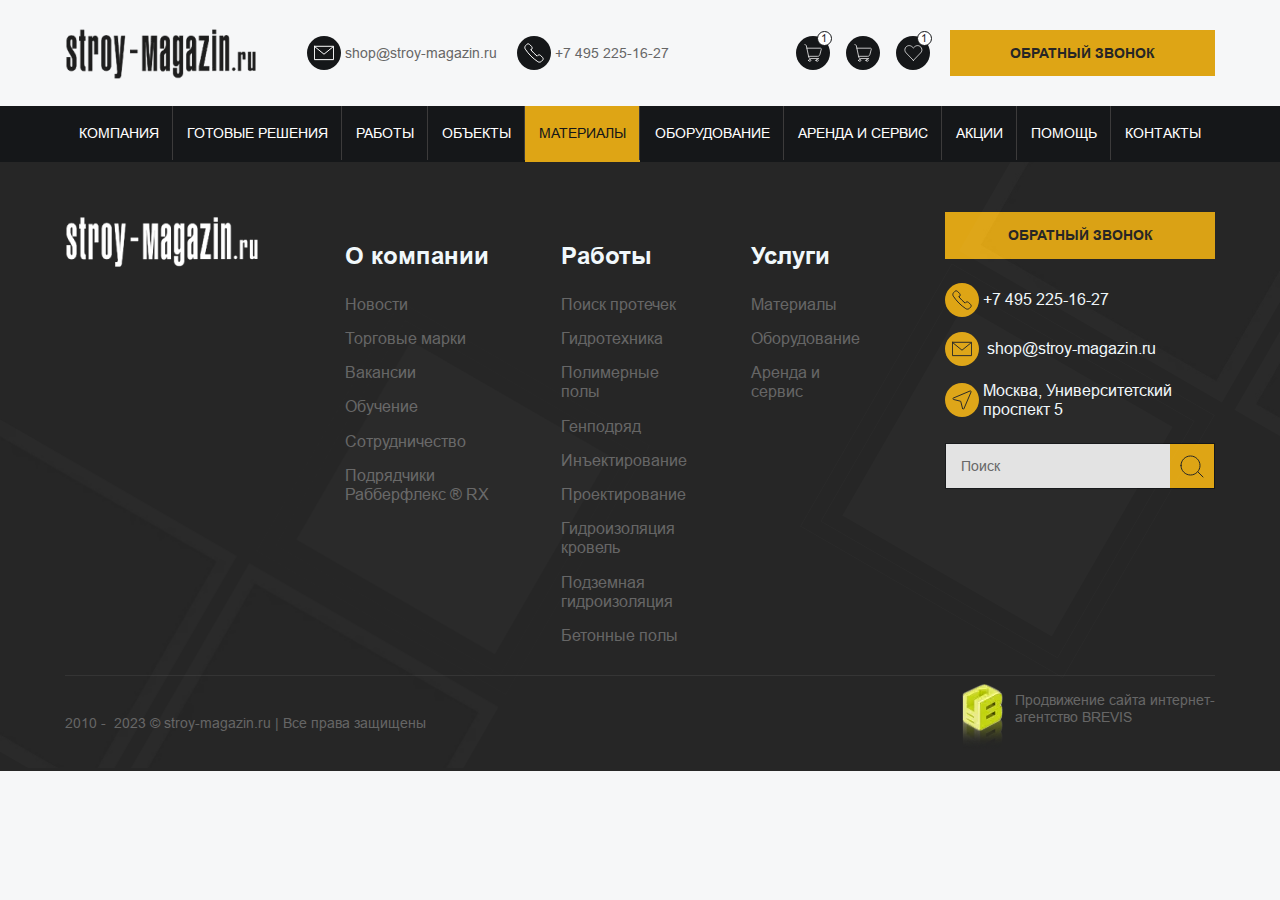
<file: index.html>
<!DOCTYPE html>
<html lang="en">

<head>
	<meta charset="UTF-8">
	<meta name="viewport" content="width=device-width, initial-scale=1.0">
	<meta name="keywords" content="">
	<link rel="stylesheet" href="css/libs.min.css">
	<link rel="stylesheet" href="css/style.min.css">
	<title>Главная</title>
</head>


<body>
	<div class="wrapper">
		<header class="header">
    <div class="header-top">
        <div class="container">
            <div class="header-top__inner">
                <div class="header-top__left">
                    <a class="header-top__logo" href="">
                        <img src="img/logo.webp" alt="">
                    </a>
                </div>
                <div class="header-top__right">
                    <div class="header-top__items">
                        <a href="mailto:shop@stroy-magazin.ru" class="header-top__item">
                            <i>
                                <svg width="20" height="16" viewBox="0 0 20 16" fill="none" xmlns="http://www.w3.org/2000/svg">
                                    <path d="M0.416687 1.29504H19.5834V14.6284H0.416687V1.29504Z" stroke="white" stroke-linecap="round" stroke-linejoin="round"/>
                                    <path d="M19.0925 1.78003L9.99997 9.2117L0.907471 1.78003" stroke="white" stroke-linecap="round" stroke-linejoin="round"/>
                                </svg>
                            </i>
                            <span>shop@stroy-magazin.ru</span>
                        </a>
                        <a href="tel:74952251627" class="header-top__item">
                            <i>
                                <svg width="20" height="20" viewBox="0 0 20 20" fill="none" xmlns="http://www.w3.org/2000/svg">
                                    <path d="M7.57166 6.16672C7.93271 5.80503 8.13549 5.31485 8.13549 4.8038C8.13549 4.29274 7.93271 3.80257 7.57166 3.44088L5.52666 1.39838C5.16519 1.03693 4.67494 0.833862 4.16375 0.833862C3.65256 0.833862 3.1623 1.03693 2.80083 1.39838L1.68 2.52005C1.20841 2.99089 0.914305 3.61043 0.84762 4.27348C0.780935 4.93653 0.945778 5.60223 1.31416 6.15755C4.61492 11.1258 8.87425 15.3851 13.8425 18.6859C14.398 19.0538 15.0636 19.2185 15.7266 19.1521C16.3895 19.0857 17.0092 18.7924 17.4808 18.3217L18.6017 17.2C18.7807 17.0211 18.9228 16.8087 19.0197 16.5748C19.1166 16.3409 19.1665 16.0903 19.1665 15.8371C19.1665 15.584 19.1166 15.3333 19.0197 15.0995C18.9228 14.8656 18.7807 14.6531 18.6017 14.4742L16.5575 12.43C16.3786 12.251 16.1661 12.1089 15.9322 12.012C15.6984 11.9151 15.4477 11.8652 15.1946 11.8652C14.9414 11.8652 14.6908 11.9151 14.4569 12.012C14.2231 12.1089 14.0106 12.251 13.8317 12.43L13.15 13.1117C10.8657 11.2319 8.76922 9.13483 6.89 6.85005L7.57166 6.16672Z" stroke="white" stroke-linecap="round" stroke-linejoin="round"/>
                                </svg>
                            </i>
                            <span>+7 495 225-16-27</span>
                        </a>
                    </div>
                    <div class="header-top__wrap">
                        <div class="header-top__items2">
                            <div class="header-top__item2">
                                <div class="header-top__item2-icon">
                                    <svg width="18" height="18" viewBox="0 0 18 18" fill="none" xmlns="http://www.w3.org/2000/svg">
                                        <g clip-path="url(#clip0_75_266)">
                                            <path d="M2.87036 4.1958H16.6463C16.7599 4.19578 16.8721 4.22197 16.9739 4.27233C17.0758 4.32269 17.1647 4.39588 17.2337 4.48619C17.3027 4.5765 17.35 4.68151 17.3718 4.79305C17.3936 4.9046 17.3894 5.01967 17.3595 5.12932L15.8421 10.692C15.7142 11.1613 15.4355 11.5755 15.0489 11.8709C14.6624 12.1662 14.1895 12.3262 13.7031 12.3262H4.58219" stroke="white" stroke-width="0.73913" stroke-linecap="round" stroke-linejoin="round"/>
                                            <path d="M0.61377 0.5H0.893161C1.23233 0.500018 1.56117 0.616663 1.82454 0.83037C2.0879 1.04408 2.26977 1.34185 2.33964 1.67374L4.80168 13.3697C4.87155 13.7016 5.05342 13.9994 5.31679 14.2131C5.58015 14.4268 5.909 14.5435 6.24816 14.5435H14.6572" stroke="white" stroke-width="0.73913" stroke-linecap="round" stroke-linejoin="round"/>
                                            <path d="M4.6792 16.3914C4.6792 16.6855 4.79601 16.9675 5.00393 17.1754C5.21185 17.3833 5.49385 17.5001 5.78789 17.5001C6.08194 17.5001 6.36394 17.3833 6.57186 17.1754C6.77978 16.9675 6.89659 16.6855 6.89659 16.3914C6.89659 16.0974 6.77978 15.8154 6.57186 15.6074C6.36394 15.3995 6.08194 15.2827 5.78789 15.2827C5.49385 15.2827 5.21185 15.3995 5.00393 15.6074C4.79601 15.8154 4.6792 16.0974 4.6792 16.3914Z" stroke="white" stroke-width="0.73913" stroke-linecap="round" stroke-linejoin="round"/>
                                            <path d="M12.0703 16.3914C12.0703 16.6855 12.1871 16.9675 12.395 17.1754C12.603 17.3833 12.885 17.5001 13.179 17.5001C13.4731 17.5001 13.7551 17.3833 13.963 17.1754C14.1709 16.9675 14.2877 16.6855 14.2877 16.3914C14.2877 16.0974 14.1709 15.8154 13.963 15.6074C13.7551 15.3995 13.4731 15.2827 13.179 15.2827C12.885 15.2827 12.603 15.3995 12.395 15.6074C12.1871 15.8154 12.0703 16.0974 12.0703 16.3914Z" stroke="white" stroke-width="0.73913" stroke-linecap="round" stroke-linejoin="round"/>
                                        </g>
                                        <defs>
                                            <clipPath id="clip0_75_266">
                                                <rect width="17.7391" height="17.7391" fill="white" transform="translate(0.130371 0.130371)"/>
                                            </clipPath>
                                        </defs>
                                    </svg>
                                </div>
                                <div class="header-top__item2-show">1</div>
                                <div class="header-top__item2-hidden">
                                    <div class="header-top__item2-text">На сумму: 10 000 ₽</div>
                                    <div class="header-top__item2-close">
                                        <img src="img/close.svg" alt="">
                                    </div>
                                </div>
                            </div>
                            <div class="header-top__item2">
                                <div class="header-top__item2-icon">
                                    <svg width="18" height="18" viewBox="0 0 18 18" fill="none" xmlns="http://www.w3.org/2000/svg">
                                        <g clip-path="url(#clip0_75_266)">
                                            <path d="M2.87036 4.1958H16.6463C16.7599 4.19578 16.8721 4.22197 16.9739 4.27233C17.0758 4.32269 17.1647 4.39588 17.2337 4.48619C17.3027 4.5765 17.35 4.68151 17.3718 4.79305C17.3936 4.9046 17.3894 5.01967 17.3595 5.12932L15.8421 10.692C15.7142 11.1613 15.4355 11.5755 15.0489 11.8709C14.6624 12.1662 14.1895 12.3262 13.7031 12.3262H4.58219" stroke="white" stroke-width="0.73913" stroke-linecap="round" stroke-linejoin="round"/>
                                            <path d="M0.61377 0.5H0.893161C1.23233 0.500018 1.56117 0.616663 1.82454 0.83037C2.0879 1.04408 2.26977 1.34185 2.33964 1.67374L4.80168 13.3697C4.87155 13.7016 5.05342 13.9994 5.31679 14.2131C5.58015 14.4268 5.909 14.5435 6.24816 14.5435H14.6572" stroke="white" stroke-width="0.73913" stroke-linecap="round" stroke-linejoin="round"/>
                                            <path d="M4.6792 16.3914C4.6792 16.6855 4.79601 16.9675 5.00393 17.1754C5.21185 17.3833 5.49385 17.5001 5.78789 17.5001C6.08194 17.5001 6.36394 17.3833 6.57186 17.1754C6.77978 16.9675 6.89659 16.6855 6.89659 16.3914C6.89659 16.0974 6.77978 15.8154 6.57186 15.6074C6.36394 15.3995 6.08194 15.2827 5.78789 15.2827C5.49385 15.2827 5.21185 15.3995 5.00393 15.6074C4.79601 15.8154 4.6792 16.0974 4.6792 16.3914Z" stroke="white" stroke-width="0.73913" stroke-linecap="round" stroke-linejoin="round"/>
                                            <path d="M12.0703 16.3914C12.0703 16.6855 12.1871 16.9675 12.395 17.1754C12.603 17.3833 12.885 17.5001 13.179 17.5001C13.4731 17.5001 13.7551 17.3833 13.963 17.1754C14.1709 16.9675 14.2877 16.6855 14.2877 16.3914C14.2877 16.0974 14.1709 15.8154 13.963 15.6074C13.7551 15.3995 13.4731 15.2827 13.179 15.2827C12.885 15.2827 12.603 15.3995 12.395 15.6074C12.1871 15.8154 12.0703 16.0974 12.0703 16.3914Z" stroke="white" stroke-width="0.73913" stroke-linecap="round" stroke-linejoin="round"/>
                                        </g>
                                        <defs>
                                            <clipPath id="clip0_75_266">
                                                <rect width="17.7391" height="17.7391" fill="white" transform="translate(0.130371 0.130371)"/>
                                            </clipPath>
                                        </defs>
                                    </svg>
                                </div>
                                <div class="header-top__item2-hidden">
                                    <div class="header-top__item2-links">
                                        <a href="">Вход</a>
                                        <span>/</span>
                                        <a href="">Регистрация</a>
                                    </div>
                                    <div class="header-top__item2-close">
                                        <img src="img/close.svg" alt="">
                                    </div>
                                </div>
                            </div>
                            <div class="header-top__item2">
                                <div class="header-top__item2-icon">
                                    <svg width="19" height="16" viewBox="0 0 19 16" fill="none" xmlns="http://www.w3.org/2000/svg">
                                        <path d="M9.36967 15.3913L2.1253 7.88086C1.48994 7.25349 1.06956 6.43873 0.925081 5.55467C0.780605 4.67061 0.919548 3.7632 1.32177 2.96398C1.63166 2.35839 2.07864 1.83464 2.62663 1.43499C3.17462 1.03534 3.80827 0.770999 4.47643 0.663296C5.14459 0.555593 5.82854 0.607548 6.47309 0.814968C7.11763 1.02239 7.7047 1.37946 8.18692 1.85737L9.36967 2.94314L10.5524 1.85737C11.0347 1.37961 11.6218 1.02267 12.2663 0.815344C12.9108 0.608017 13.5947 0.556106 14.2628 0.6638C14.9309 0.771495 15.5646 1.03578 16.1125 1.43533C16.6605 1.83488 17.1076 2.35851 17.4176 2.96398C17.8196 3.76325 17.9584 4.67061 17.8139 5.55461C17.6694 6.43861 17.2492 7.25337 16.614 7.88086L9.36967 15.3913Z" stroke="white" stroke-width="0.73913" stroke-linecap="round" stroke-linejoin="round"/>
                                    </svg>
                                </div>
                                <div class="header-top__item2-show">1</div>
                            </div>
                        </div>
                        <button class="header-top__btn btn btn-yellow">
                            <span>Обратный звонок</span>
                        </button>
                    </div>
                    <ul class="header-bottom__list">
                        <li><a href="">Компания</a></li>
                        <li><a href="">Готовые решения</a></li>
                        <li><a href="">Работы</a></li>
                        <li><a href="">объекты</a></li>
                        <li><a class="active" href="">Материалы</a></li>
                        <li><a href="">Оборудование</a></li>
                        <li><a href="">Аренда и сервис</a></li>
                        <li><a href="">Акции</a></li>
                        <li><a href="">Помощь</a></li>
                        <li><a href="">Контакты</a></li>
                    </ul>
                </div>
                <div class="burger">
                    <span></span>
                    <span></span>
                    <span></span>
                </div>
            </div>
        </div>
    </div>
    <div class="header-bottom">
        <div class="container">
            <div class="header-bottom__inner">
                <ul class="header-bottom__list">
                    <li><a href="">Компания</a></li>
                    <li><a href="">Готовые решения</a></li>
                    <li><a href="">Работы</a></li>
                    <li><a href="">объекты</a></li>
                    <li><a class="active" href="">Материалы</a></li>
                    <li><a href="">Оборудование</a></li>
                    <li><a href="">Аренда и сервис</a></li>
                    <li><a href="">Акции</a></li>
                    <li><a href="">Помощь</a></li>
                    <li><a href="">Контакты</a></li>
                </ul>
            </div>
        </div>
    </div>
</header>
		<main class="content">

		</main>
		<footer class="footer">
    <div class="footer-top">
        <div class="container">
            <div class="footer-top__inner">
                <div class="footer-top__group">
                    <a class="footer-top__logo" href="">
                        <img src="img/logo2.webp" alt="">
                    </a>
                    <button class="footer-top__btn btn-yellow">
                        <span>Обратный звонок</span>
                    </button>
                </div>
                <div class="footer-top__items">
                    <div class="footer-top__item">
                        <div class="footer-top__item-title">О компании</div>
                        <ul class="footer-top__list">
                            <li><a href="">Новости</a></li>
                            <li><a href="">Торговые марки</a></li>
                            <li><a href="">Вакансии</a></li>
                            <li><a href="">Обучение</a></li>
                            <li><a href="">Сотрудничество</a></li>
                            <li><a href="">Подрядчики Рабберфлекс ® RX</a></li>
                        </ul>
                    </div>
                    <div class="footer-top__item">
                        <div class="footer-top__item-title">Работы</div>
                        <ul class="footer-top__list">
                            <li><a href="">Поиск протечек</a></li>
                            <li><a href="">Гидротехника</a></li>
                            <li><a href="">Полимерные полы</a></li>
                            <li><a href="">Генподряд</a></li>
                            <li><a href="">Инъектирование</a></li>
                            <li><a href="">Проектирование</a></li>
                            <li><a href="">Гидроизоляция кровель</a></li>
                            <li><a href="">Подземная гидроизоляция</a></li>
                            <li><a href="">Бетонные полы</a></li>
                        </ul>
                    </div>
                    <div class="footer-top__item">
                        <div class="footer-top__item-title">Услуги</div>
                        <ul class="footer-top__list">
                            <li><a href="">Материалы</a></li>
                            <li><a href="">Оборудование</a></li>
                            <li><a href="">Аренда и сервис</a></li>
                        </ul>
                    </div>
                </div>
                <div class="footer-top__group2">
                    <button class="footer-top__btn btn-yellow">
                        <span>Обратный звонок</span>
                    </button>
                    <div class="footer-top__items2">
                        <a href="tel:74952251627" class="footer-top__item2">
                            <i>
                                <svg width="20" height="20" viewBox="0 0 20 20" fill="none" xmlns="http://www.w3.org/2000/svg">
                                    <path d="M7.57166 6.16684C7.93271 5.80515 8.13549 5.31498 8.13549 4.80392C8.13549 4.29287 7.93271 3.80269 7.57166 3.441L5.52666 1.3985C5.16519 1.03705 4.67494 0.833984 4.16375 0.833984C3.65256 0.833984 3.1623 1.03705 2.80083 1.3985L1.68 2.52017C1.20841 2.99101 0.914305 3.61055 0.84762 4.2736C0.780935 4.93666 0.945778 5.60235 1.31416 6.15767C4.61492 11.1259 8.87425 15.3853 13.8425 18.686C14.398 19.0539 15.0636 19.2186 15.7266 19.1522C16.3895 19.0859 17.0092 18.7925 17.4808 18.3218L18.6017 17.2002C18.7807 17.0212 18.9228 16.8088 19.0197 16.5749C19.1166 16.3411 19.1665 16.0904 19.1665 15.8373C19.1665 15.5841 19.1166 15.3334 19.0197 15.0996C18.9228 14.8657 18.7807 14.6533 18.6017 14.4743L16.5575 12.4302C16.3786 12.2511 16.1661 12.109 15.9322 12.0121C15.6984 11.9152 15.4477 11.8653 15.1946 11.8653C14.9414 11.8653 14.6908 11.9152 14.4569 12.0121C14.2231 12.109 14.0106 12.2511 13.8317 12.4302L13.15 13.1118C10.8657 11.232 8.76922 9.13495 6.89 6.85017L7.57166 6.16684Z" stroke="#262626" stroke-linecap="round" stroke-linejoin="round"/>
                                </svg>
                            </i>
                            <span>+7 495 225-16-27</span>
                        </a>
                        <a href="mailto:shop@stroy-magazin.ru" class="footer-top__item2">
                            <i>
                                <svg width="20" height="16" viewBox="0 0 20 16" fill="none" xmlns="http://www.w3.org/2000/svg">
                                    <path d="M0.416626 1.29492H19.5833V14.6283H0.416626V1.29492Z" stroke="#262626" stroke-linecap="round" stroke-linejoin="round"/>
                                    <path d="M19.0925 1.77979L9.99997 9.21145L0.907471 1.77979" stroke="#262626" stroke-linecap="round" stroke-linejoin="round"/>
                                </svg>
                            </i>
                            <span> shop@stroy-magazin.ru </span>
                        </a>
                        <div class="footer-top__item2">
                            <i>
                                <svg width="20" height="20" viewBox="0 0 20 20" fill="none" xmlns="http://www.w3.org/2000/svg">
                                    <path d="M10.5463 18.5103C10.5861 18.6631 10.6706 18.8006 10.7891 18.905C10.9076 19.0094 11.0547 19.076 11.2113 19.0961C11.3603 19.1189 11.5126 19.0917 11.6444 19.0186C11.7762 18.9455 11.88 18.8308 11.9396 18.6924L19.0646 1.94863C19.1096 1.81323 19.1172 1.66817 19.0866 1.52882C19.0559 1.38946 18.9881 1.26098 18.8905 1.15697C18.7865 1.05928 18.658 0.991531 18.5186 0.960873C18.3793 0.930214 18.2342 0.93779 18.0988 0.982799L1.29171 8.0603C1.1533 8.1199 1.03857 8.22373 0.965501 8.35554C0.892435 8.48734 0.865165 8.63966 0.887964 8.78863C0.908144 8.94527 0.974711 9.09229 1.07911 9.21079C1.1835 9.32929 1.32096 9.41386 1.4738 9.45363L8.70963 11.2745L10.5463 18.5103Z" stroke="#262626" stroke-linecap="round" stroke-linejoin="round"/>
                                </svg>
                            </i>
                            <span>Москва, Университетский проспект 5</span>
                        </div>
                    </div>
                    <div class="footer-top__search">
                        <input type="search" placeholder="Поиск">
                        <button class="footer-top__search-btn">
                            <svg width="24" height="23" viewBox="0 0 24 23" fill="none" xmlns="http://www.w3.org/2000/svg">
                                <path d="M1 10.5C1 13.0196 2.00089 15.4359 3.78249 17.2175C5.56408 18.9991 7.98044 20 10.5 20C13.0196 20 15.4359 18.9991 17.2175 17.2175C18.9991 15.4359 20 13.0196 20 10.5C20 7.98044 18.9991 5.56408 17.2175 3.78249C15.4359 2.00089 13.0196 1 10.5 1C7.98044 1 5.56408 2.00089 3.78249 3.78249C2.00089 5.56408 1 7.98044 1 10.5Z" stroke="#262626" stroke-linecap="round" stroke-linejoin="round"/>
                                <path d="M23 22L18 17" stroke="#262626" stroke-linecap="round" stroke-linejoin="round"/>
                            </svg>
                        </button>
                    </div>
                </div>
            </div>
        </div>
    </div>
    <div class="footer-bottom">
        <div class="container">
            <div class="footer-bottom__inner">
                <div class="footer-bottom__text">
                    2010 -  2023 © stroy-magazin.ru |
                    <a href="">Все права защищены</a>
                </div>
                <div class="brevis">
                    <i>
                        <img src="img/brevis-icon.webp" alt="">
                    </i>
                    <span>Продвижение сайта <a href="">интернет- <br> агентство BREVIS</a></span>
                </div>
            </div>
        </div>
    </div>
    <div class="footer__img">
        <img src="img/footer-img.webp" alt="">
    </div>
    <div class="footer__img2">
        <img src="img/footer-img2.webp" alt="">
    </div>
</footer>

	</div>
	<script src="js/libs.min.js"></script>
<script src="js/main.min.js"></script>

</body>

</html>
</file>
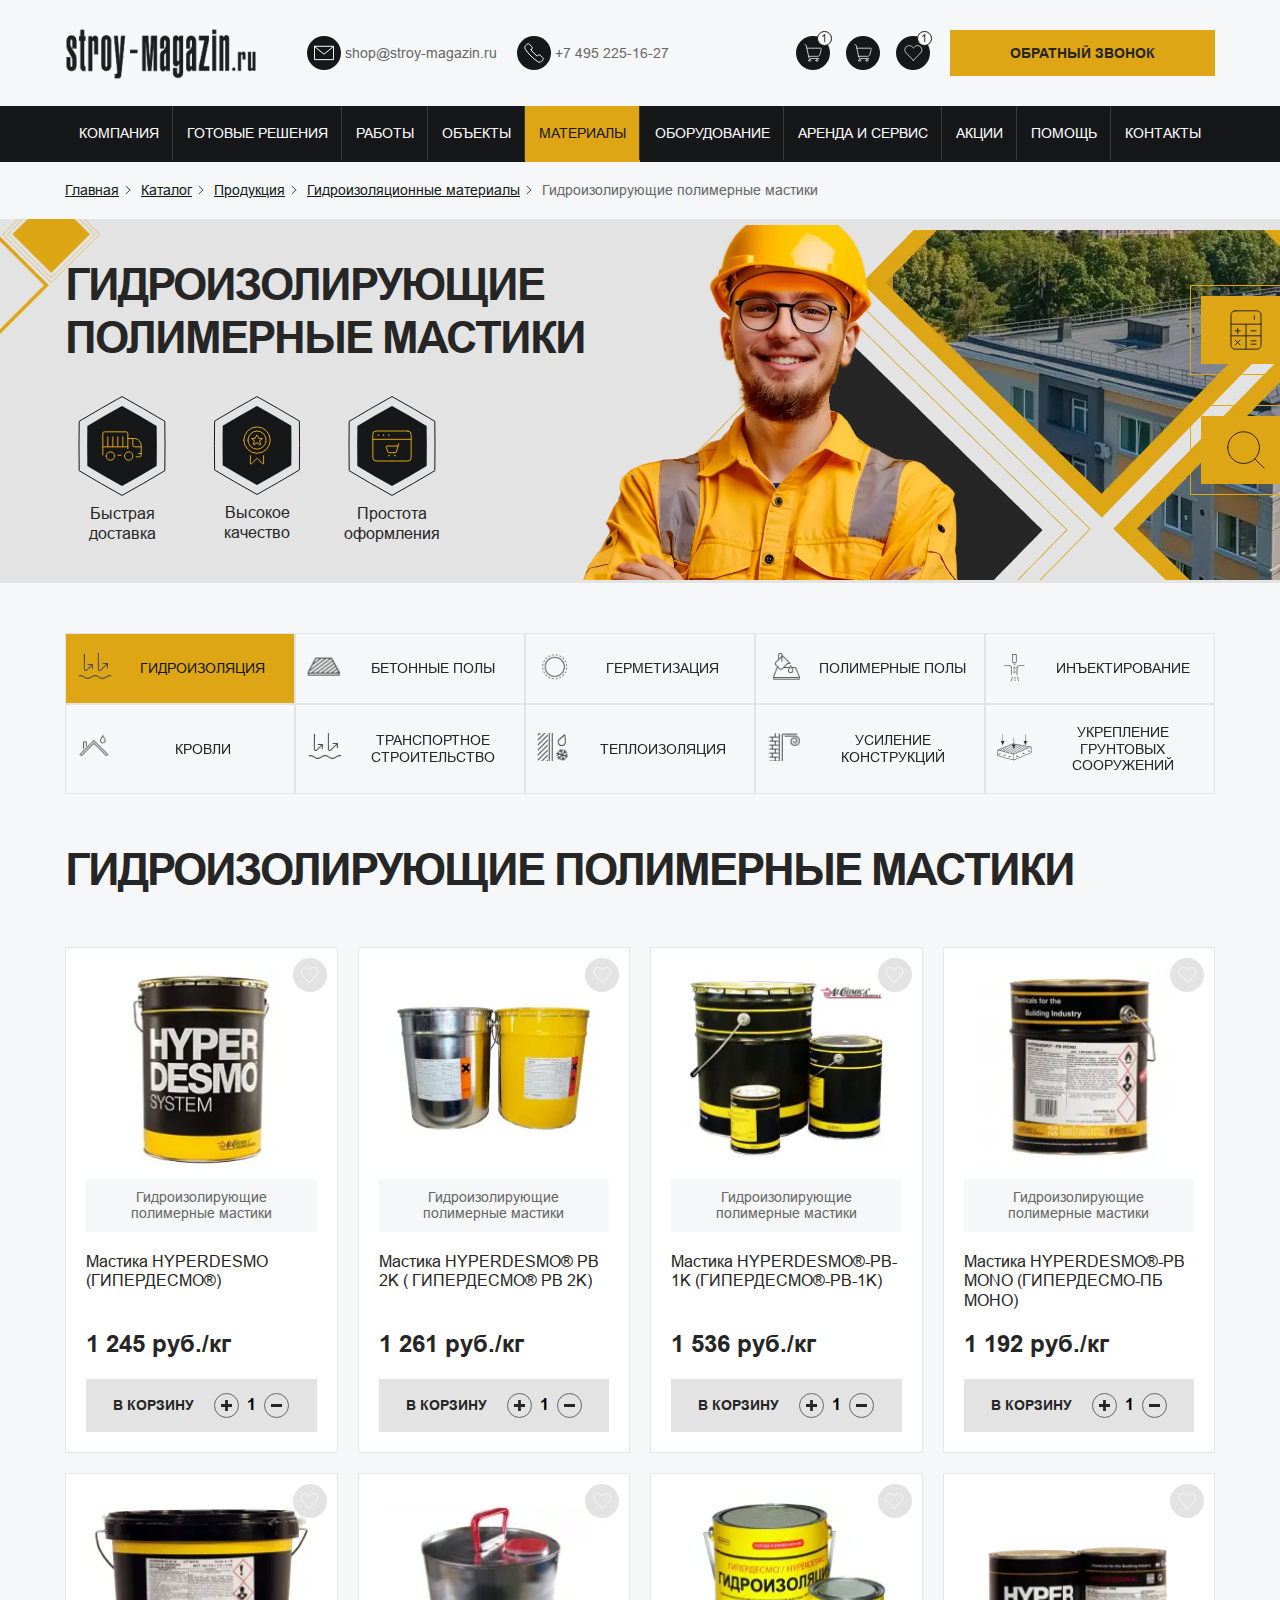
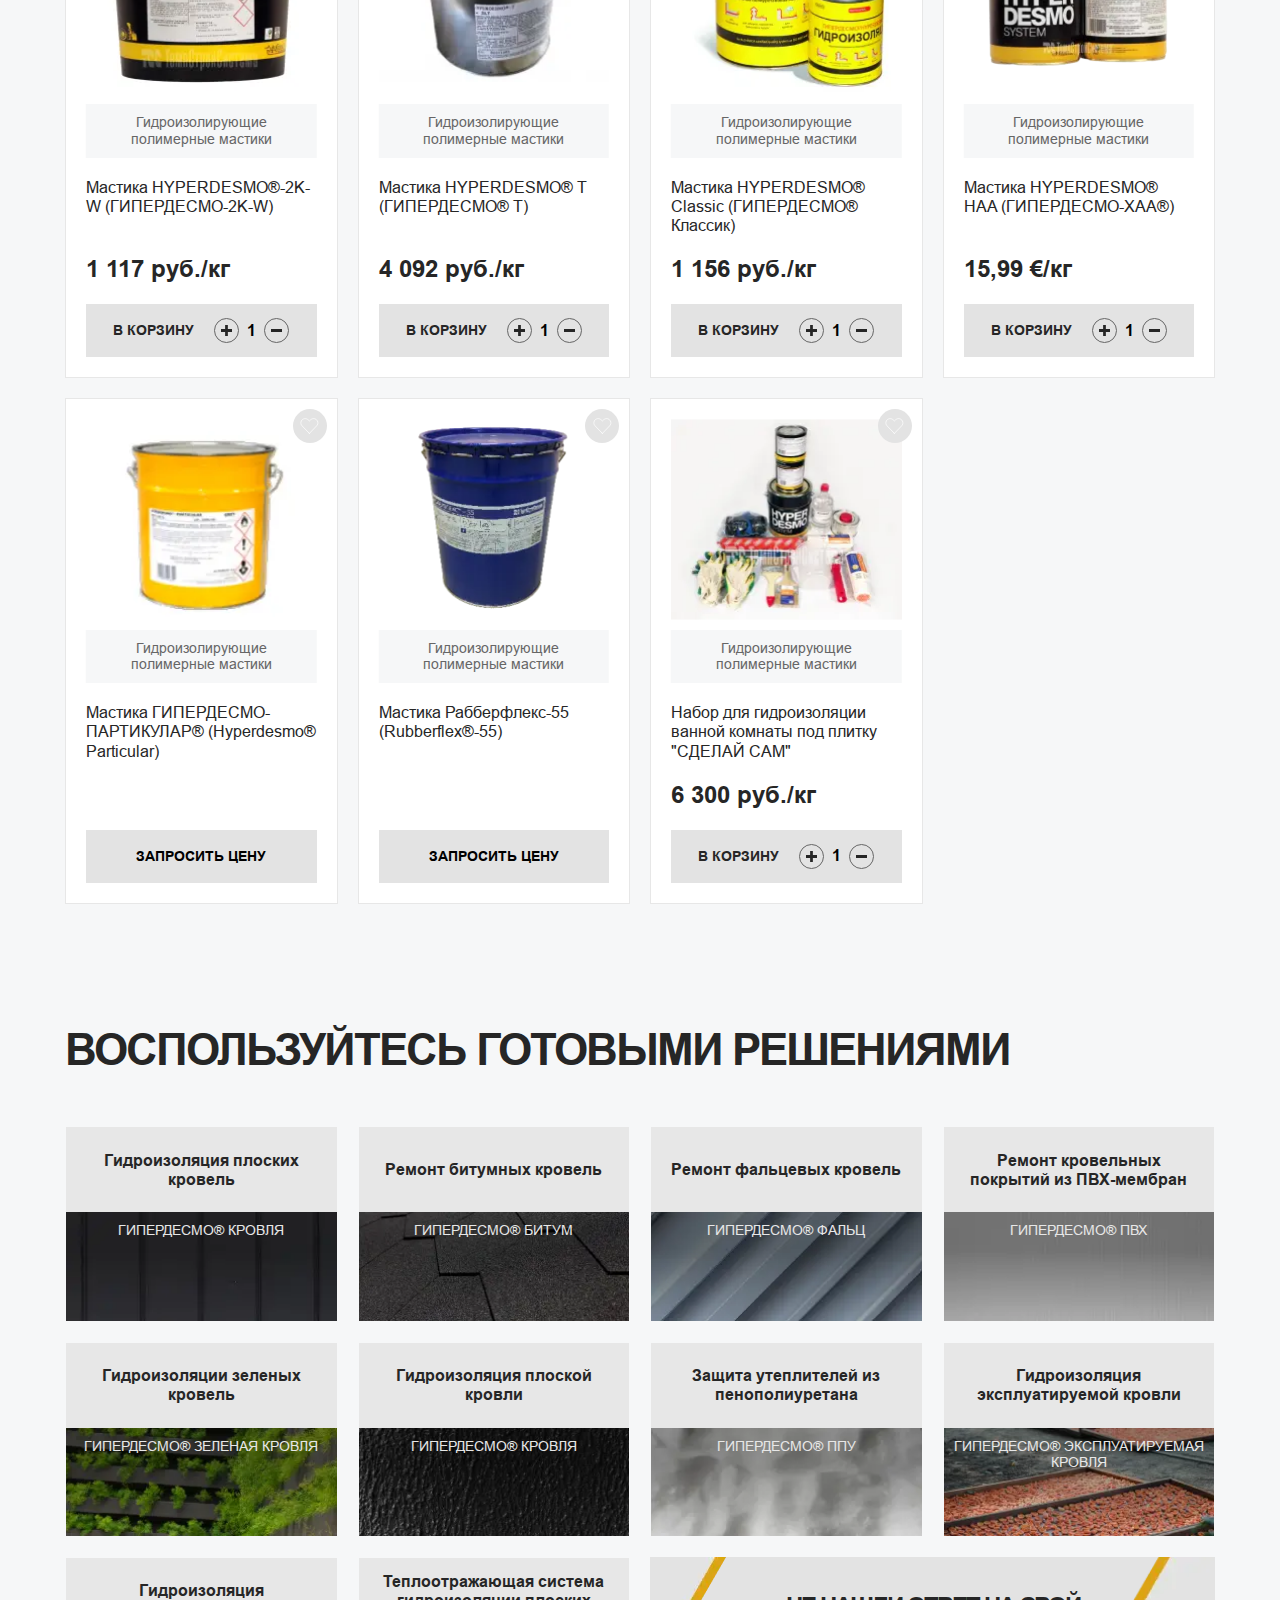
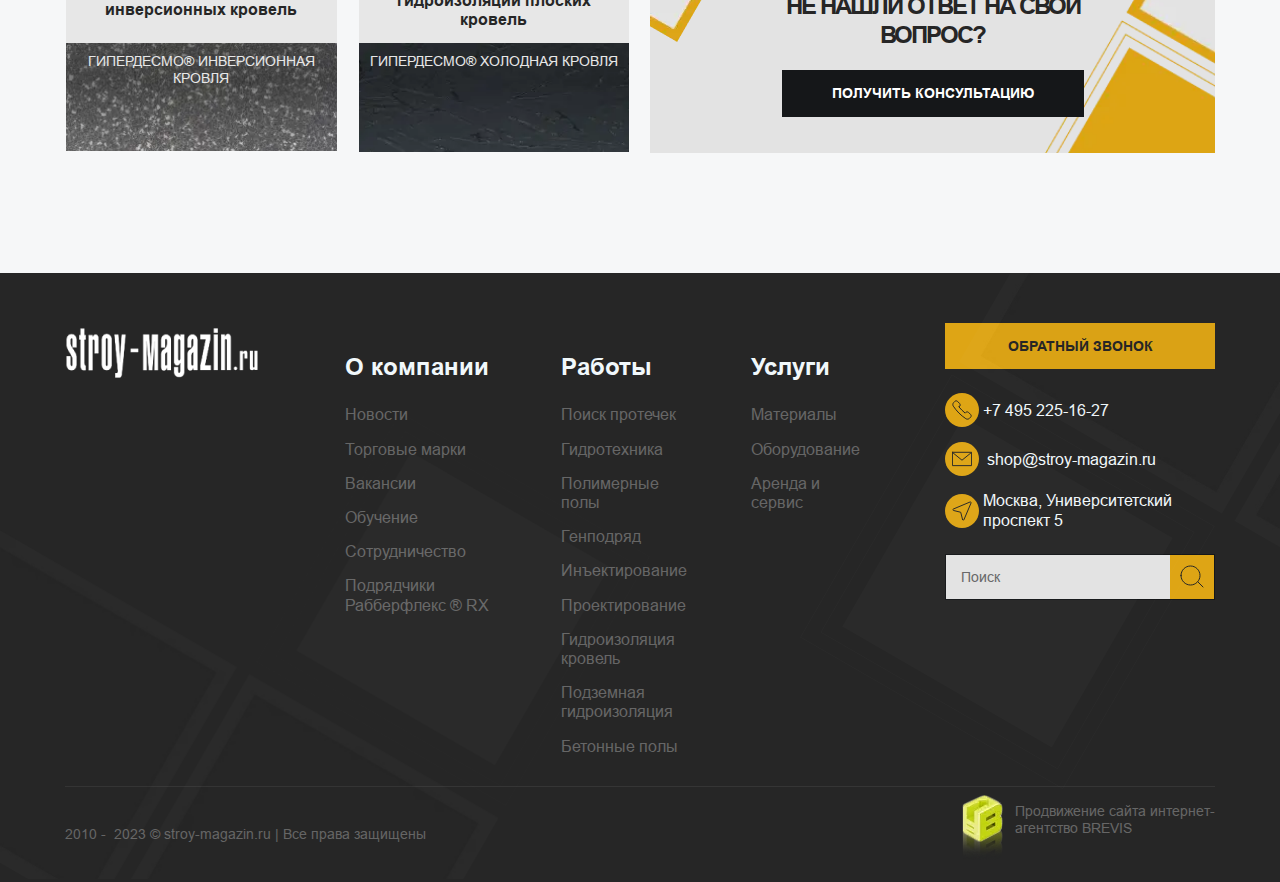
<file: catalog.html>
<!DOCTYPE html>
<html lang="en">

<head>
	<meta charset="UTF-8">
	<meta name="viewport" content="width=device-width, initial-scale=1.0">
	<meta name="keywords" content="">
	<link rel="stylesheet" href="css/libs.min.css">
	<link rel="stylesheet" href="css/style.min.css">
	<title>Каталог</title>
</head>


<body>
	<div class="wrapper">
		<header class="header">
    <div class="header-top">
        <div class="container">
            <div class="header-top__inner">
                <div class="header-top__left">
                    <a class="header-top__logo" href="">
                        <img src="img/logo.webp" alt="">
                    </a>
                </div>
                <div class="header-top__right">
                    <div class="header-top__items">
                        <a href="mailto:shop@stroy-magazin.ru" class="header-top__item">
                            <i>
                                <svg width="20" height="16" viewBox="0 0 20 16" fill="none" xmlns="http://www.w3.org/2000/svg">
                                    <path d="M0.416687 1.29504H19.5834V14.6284H0.416687V1.29504Z" stroke="white" stroke-linecap="round" stroke-linejoin="round"/>
                                    <path d="M19.0925 1.78003L9.99997 9.2117L0.907471 1.78003" stroke="white" stroke-linecap="round" stroke-linejoin="round"/>
                                </svg>
                            </i>
                            <span>shop@stroy-magazin.ru</span>
                        </a>
                        <a href="tel:74952251627" class="header-top__item">
                            <i>
                                <svg width="20" height="20" viewBox="0 0 20 20" fill="none" xmlns="http://www.w3.org/2000/svg">
                                    <path d="M7.57166 6.16672C7.93271 5.80503 8.13549 5.31485 8.13549 4.8038C8.13549 4.29274 7.93271 3.80257 7.57166 3.44088L5.52666 1.39838C5.16519 1.03693 4.67494 0.833862 4.16375 0.833862C3.65256 0.833862 3.1623 1.03693 2.80083 1.39838L1.68 2.52005C1.20841 2.99089 0.914305 3.61043 0.84762 4.27348C0.780935 4.93653 0.945778 5.60223 1.31416 6.15755C4.61492 11.1258 8.87425 15.3851 13.8425 18.6859C14.398 19.0538 15.0636 19.2185 15.7266 19.1521C16.3895 19.0857 17.0092 18.7924 17.4808 18.3217L18.6017 17.2C18.7807 17.0211 18.9228 16.8087 19.0197 16.5748C19.1166 16.3409 19.1665 16.0903 19.1665 15.8371C19.1665 15.584 19.1166 15.3333 19.0197 15.0995C18.9228 14.8656 18.7807 14.6531 18.6017 14.4742L16.5575 12.43C16.3786 12.251 16.1661 12.1089 15.9322 12.012C15.6984 11.9151 15.4477 11.8652 15.1946 11.8652C14.9414 11.8652 14.6908 11.9151 14.4569 12.012C14.2231 12.1089 14.0106 12.251 13.8317 12.43L13.15 13.1117C10.8657 11.2319 8.76922 9.13483 6.89 6.85005L7.57166 6.16672Z" stroke="white" stroke-linecap="round" stroke-linejoin="round"/>
                                </svg>
                            </i>
                            <span>+7 495 225-16-27</span>
                        </a>
                    </div>
                    <div class="header-top__wrap">
                        <div class="header-top__items2">
                            <div class="header-top__item2">
                                <div class="header-top__item2-icon">
                                    <svg width="18" height="18" viewBox="0 0 18 18" fill="none" xmlns="http://www.w3.org/2000/svg">
                                        <g clip-path="url(#clip0_75_266)">
                                            <path d="M2.87036 4.1958H16.6463C16.7599 4.19578 16.8721 4.22197 16.9739 4.27233C17.0758 4.32269 17.1647 4.39588 17.2337 4.48619C17.3027 4.5765 17.35 4.68151 17.3718 4.79305C17.3936 4.9046 17.3894 5.01967 17.3595 5.12932L15.8421 10.692C15.7142 11.1613 15.4355 11.5755 15.0489 11.8709C14.6624 12.1662 14.1895 12.3262 13.7031 12.3262H4.58219" stroke="white" stroke-width="0.73913" stroke-linecap="round" stroke-linejoin="round"/>
                                            <path d="M0.61377 0.5H0.893161C1.23233 0.500018 1.56117 0.616663 1.82454 0.83037C2.0879 1.04408 2.26977 1.34185 2.33964 1.67374L4.80168 13.3697C4.87155 13.7016 5.05342 13.9994 5.31679 14.2131C5.58015 14.4268 5.909 14.5435 6.24816 14.5435H14.6572" stroke="white" stroke-width="0.73913" stroke-linecap="round" stroke-linejoin="round"/>
                                            <path d="M4.6792 16.3914C4.6792 16.6855 4.79601 16.9675 5.00393 17.1754C5.21185 17.3833 5.49385 17.5001 5.78789 17.5001C6.08194 17.5001 6.36394 17.3833 6.57186 17.1754C6.77978 16.9675 6.89659 16.6855 6.89659 16.3914C6.89659 16.0974 6.77978 15.8154 6.57186 15.6074C6.36394 15.3995 6.08194 15.2827 5.78789 15.2827C5.49385 15.2827 5.21185 15.3995 5.00393 15.6074C4.79601 15.8154 4.6792 16.0974 4.6792 16.3914Z" stroke="white" stroke-width="0.73913" stroke-linecap="round" stroke-linejoin="round"/>
                                            <path d="M12.0703 16.3914C12.0703 16.6855 12.1871 16.9675 12.395 17.1754C12.603 17.3833 12.885 17.5001 13.179 17.5001C13.4731 17.5001 13.7551 17.3833 13.963 17.1754C14.1709 16.9675 14.2877 16.6855 14.2877 16.3914C14.2877 16.0974 14.1709 15.8154 13.963 15.6074C13.7551 15.3995 13.4731 15.2827 13.179 15.2827C12.885 15.2827 12.603 15.3995 12.395 15.6074C12.1871 15.8154 12.0703 16.0974 12.0703 16.3914Z" stroke="white" stroke-width="0.73913" stroke-linecap="round" stroke-linejoin="round"/>
                                        </g>
                                        <defs>
                                            <clipPath id="clip0_75_266">
                                                <rect width="17.7391" height="17.7391" fill="white" transform="translate(0.130371 0.130371)"/>
                                            </clipPath>
                                        </defs>
                                    </svg>
                                </div>
                                <div class="header-top__item2-show">1</div>
                                <div class="header-top__item2-hidden">
                                    <div class="header-top__item2-text">На сумму: 10 000 ₽</div>
                                    <div class="header-top__item2-close">
                                        <img src="img/close.svg" alt="">
                                    </div>
                                </div>
                            </div>
                            <div class="header-top__item2">
                                <div class="header-top__item2-icon">
                                    <svg width="18" height="18" viewBox="0 0 18 18" fill="none" xmlns="http://www.w3.org/2000/svg">
                                        <g clip-path="url(#clip0_75_266)">
                                            <path d="M2.87036 4.1958H16.6463C16.7599 4.19578 16.8721 4.22197 16.9739 4.27233C17.0758 4.32269 17.1647 4.39588 17.2337 4.48619C17.3027 4.5765 17.35 4.68151 17.3718 4.79305C17.3936 4.9046 17.3894 5.01967 17.3595 5.12932L15.8421 10.692C15.7142 11.1613 15.4355 11.5755 15.0489 11.8709C14.6624 12.1662 14.1895 12.3262 13.7031 12.3262H4.58219" stroke="white" stroke-width="0.73913" stroke-linecap="round" stroke-linejoin="round"/>
                                            <path d="M0.61377 0.5H0.893161C1.23233 0.500018 1.56117 0.616663 1.82454 0.83037C2.0879 1.04408 2.26977 1.34185 2.33964 1.67374L4.80168 13.3697C4.87155 13.7016 5.05342 13.9994 5.31679 14.2131C5.58015 14.4268 5.909 14.5435 6.24816 14.5435H14.6572" stroke="white" stroke-width="0.73913" stroke-linecap="round" stroke-linejoin="round"/>
                                            <path d="M4.6792 16.3914C4.6792 16.6855 4.79601 16.9675 5.00393 17.1754C5.21185 17.3833 5.49385 17.5001 5.78789 17.5001C6.08194 17.5001 6.36394 17.3833 6.57186 17.1754C6.77978 16.9675 6.89659 16.6855 6.89659 16.3914C6.89659 16.0974 6.77978 15.8154 6.57186 15.6074C6.36394 15.3995 6.08194 15.2827 5.78789 15.2827C5.49385 15.2827 5.21185 15.3995 5.00393 15.6074C4.79601 15.8154 4.6792 16.0974 4.6792 16.3914Z" stroke="white" stroke-width="0.73913" stroke-linecap="round" stroke-linejoin="round"/>
                                            <path d="M12.0703 16.3914C12.0703 16.6855 12.1871 16.9675 12.395 17.1754C12.603 17.3833 12.885 17.5001 13.179 17.5001C13.4731 17.5001 13.7551 17.3833 13.963 17.1754C14.1709 16.9675 14.2877 16.6855 14.2877 16.3914C14.2877 16.0974 14.1709 15.8154 13.963 15.6074C13.7551 15.3995 13.4731 15.2827 13.179 15.2827C12.885 15.2827 12.603 15.3995 12.395 15.6074C12.1871 15.8154 12.0703 16.0974 12.0703 16.3914Z" stroke="white" stroke-width="0.73913" stroke-linecap="round" stroke-linejoin="round"/>
                                        </g>
                                        <defs>
                                            <clipPath id="clip0_75_266">
                                                <rect width="17.7391" height="17.7391" fill="white" transform="translate(0.130371 0.130371)"/>
                                            </clipPath>
                                        </defs>
                                    </svg>
                                </div>
                                <div class="header-top__item2-hidden">
                                    <div class="header-top__item2-links">
                                        <a href="">Вход</a>
                                        <span>/</span>
                                        <a href="">Регистрация</a>
                                    </div>
                                    <div class="header-top__item2-close">
                                        <img src="img/close.svg" alt="">
                                    </div>
                                </div>
                            </div>
                            <div class="header-top__item2">
                                <div class="header-top__item2-icon">
                                    <svg width="19" height="16" viewBox="0 0 19 16" fill="none" xmlns="http://www.w3.org/2000/svg">
                                        <path d="M9.36967 15.3913L2.1253 7.88086C1.48994 7.25349 1.06956 6.43873 0.925081 5.55467C0.780605 4.67061 0.919548 3.7632 1.32177 2.96398C1.63166 2.35839 2.07864 1.83464 2.62663 1.43499C3.17462 1.03534 3.80827 0.770999 4.47643 0.663296C5.14459 0.555593 5.82854 0.607548 6.47309 0.814968C7.11763 1.02239 7.7047 1.37946 8.18692 1.85737L9.36967 2.94314L10.5524 1.85737C11.0347 1.37961 11.6218 1.02267 12.2663 0.815344C12.9108 0.608017 13.5947 0.556106 14.2628 0.6638C14.9309 0.771495 15.5646 1.03578 16.1125 1.43533C16.6605 1.83488 17.1076 2.35851 17.4176 2.96398C17.8196 3.76325 17.9584 4.67061 17.8139 5.55461C17.6694 6.43861 17.2492 7.25337 16.614 7.88086L9.36967 15.3913Z" stroke="white" stroke-width="0.73913" stroke-linecap="round" stroke-linejoin="round"/>
                                    </svg>
                                </div>
                                <div class="header-top__item2-show">1</div>
                            </div>
                        </div>
                        <button class="header-top__btn btn btn-yellow">
                            <span>Обратный звонок</span>
                        </button>
                    </div>
                    <ul class="header-bottom__list">
                        <li><a href="">Компания</a></li>
                        <li><a href="">Готовые решения</a></li>
                        <li><a href="">Работы</a></li>
                        <li><a href="">объекты</a></li>
                        <li><a class="active" href="">Материалы</a></li>
                        <li><a href="">Оборудование</a></li>
                        <li><a href="">Аренда и сервис</a></li>
                        <li><a href="">Акции</a></li>
                        <li><a href="">Помощь</a></li>
                        <li><a href="">Контакты</a></li>
                    </ul>
                </div>
                <div class="burger">
                    <span></span>
                    <span></span>
                    <span></span>
                </div>
            </div>
        </div>
    </div>
    <div class="header-bottom">
        <div class="container">
            <div class="header-bottom__inner">
                <ul class="header-bottom__list">
                    <li><a href="">Компания</a></li>
                    <li><a href="">Готовые решения</a></li>
                    <li><a href="">Работы</a></li>
                    <li><a href="">объекты</a></li>
                    <li><a class="active" href="">Материалы</a></li>
                    <li><a href="">Оборудование</a></li>
                    <li><a href="">Аренда и сервис</a></li>
                    <li><a href="">Акции</a></li>
                    <li><a href="">Помощь</a></li>
                    <li><a href="">Контакты</a></li>
                </ul>
            </div>
        </div>
    </div>
</header>
		<main class="content">
			<div class="breadcrumbs">
				<div class="container">
					<div class="breadcrumbs__items">
						<a href="index.html" class="breadcrumbs__item">
							Главная
							<span>
								<img src="img/arrow-right.svg" alt="">
							</span>
						</a>
						<a href="" class="breadcrumbs__item">
							Каталог
							<span>
								<img src="img/arrow-right.svg" alt="">
							</span>
						</a>
						<a href="" class="breadcrumbs__item">
							Продукция
							<span>
								<img src="img/arrow-right.svg" alt="">
							</span>
						</a>
						<a href="" class="breadcrumbs__item">
							Гидроизоляционные материалы
							<span>
								<img src="img/arrow-right.svg" alt="">
							</span>
						</a>
						<span class="breadcrumbs__item breadcrumbs__item--active">Гидроизолирующие полимерные мастики</span>
					</div>
				</div>
			</div>
			<section class="catalog-main">
				<div class="container">
					<div class="catalog-main__inner">
						<div class="catalog-main__desc">
							<h1 class="catalog-main__title text44">Гидроизолирующие полимерные мастики</h1>
							<div class="catalog-main__items">
								<div class="catalog-main__item">
									<div class="catalog-main__item-icon">
										<img src="img/catalog-main__icon.svg" alt="">
									</div>
									<div class="catalog-main__item-text">Быстрая доставка</div>
								</div>
								<div class="catalog-main__item">
									<div class="catalog-main__item-icon">
										<img src="img/catalog-main__icon2.svg" alt="">
									</div>
									<div class="catalog-main__item-text">Высокое качество</div>
								</div>
								<div class="catalog-main__item">
									<div class="catalog-main__item-icon">
										<img src="img/catalog-main__icon3.svg" alt="">
									</div>
									<div class="catalog-main__item-text">Простота оформления</div>
								</div>
							</div>
						</div>
						<div class="catalog-main__img">
							<img src="img/catalog-main__img.webp" alt="">
						</div>
					</div>
				</div>
				<div class="catalog-main__img2">
					<img src="img/catalog-main__img2.webp" alt="">
				</div>
				<div class="catalog-main__img3">
					<img src="img/catalog-main__img3.webp" alt="">
				</div>
			</section>
			<section class="catalog">
				<div class="container">
					<div class="catalog__inner tabs-inner">
						<div class="catalog-top">
							<div class="catalog-top__swiper swiper mySwiper">
								<div class="catalog-top__swiper-wrapper swiper-wrapper">
									<div data-tab-path="1" class="catalog-slide swiper-slide tab tab--active">
										<div class="catalog-slide__icon">
											<img src="img/catalog-slide__img.webp" alt="">
										</div>
										<div class="catalog-slide__text">Гидроизоляция</div>
									</div>
									<div data-tab-path="2" class="catalog-slide swiper-slide tab">
										<div class="catalog-slide__icon">
											<img src="img/catalog-slide__img2.webp" alt="">
										</div>
										<div class="catalog-slide__text">Бетонные полы</div>
									</div>
									<div data-tab-path="3" class="catalog-slide swiper-slide tab">
										<div class="catalog-slide__icon">
											<img src="img/catalog-slide__img3.webp" alt="">
										</div>
										<div class="catalog-slide__text">Герметизация</div>
									</div>
									<div data-tab-path="4" class="catalog-slide swiper-slide tab">
										<div class="catalog-slide__icon">
											<img src="img/catalog-slide__img4.webp" alt="">
										</div>
										<div class="catalog-slide__text">Полимерные полы</div>
									</div>
									<div data-tab-path="5" class="catalog-slide swiper-slide tab">
										<div class="catalog-slide__icon">
											<img src="img/catalog-slide__img5.webp" alt="">
										</div>
										<div class="catalog-slide__text">Инъектирование</div>
									</div>
									<div data-tab-path="6" class="catalog-slide swiper-slide tab">
										<div class="catalog-slide__icon">
											<img src="img/catalog-slide__img6.webp" alt="">
										</div>
										<div class="catalog-slide__text">Кровли</div>
									</div>
									<div data-tab-path="7" class="catalog-slide swiper-slide tab">
										<div class="catalog-slide__icon">
											<img src="img/catalog-slide__img.webp" alt="">
										</div>
										<div class="catalog-slide__text">Транспортное строительство</div>
									</div>
									<div data-tab-path="8" class="catalog-slide swiper-slide tab">
										<div class="catalog-slide__icon">
											<img src="img/catalog-slide__img8.webp" alt="">
										</div>
										<div class="catalog-slide__text">Теплоизоляция</div>
									</div>
									<div data-tab-path="9" class="catalog-slide swiper-slide tab">
										<div class="catalog-slide__icon">
											<img src="img/catalog-slide__img9.webp" alt="">
										</div>
										<div class="catalog-slide__text">Усиление конструкций</div>
									</div>
									<div data-tab-path="10" class="catalog-slide swiper-slide tab">
										<div class="catalog-slide__icon">
											<img src="img/catalog-slide__img10.webp" alt="">
										</div>
										<div class="catalog-slide__text">Укрепление грунтовых сооружений</div>
									</div>
								</div>
							</div>
							<div class="catalog__slider-nav">
								<div class="swiper-button-next">
									<svg xmlns="http://www.w3.org/2000/svg" width="24" height="24" viewBox="0 0 24 24">
										<path d="M17.2928932,13 L7.5,13 C7.22385763,13 7,12.7761424 7,12.5 C7,12.2238576 7.22385763,12 7.5,12 L17.2928932,12 L14.1464466,8.85355339 C13.9511845,8.65829124 13.9511845,8.34170876 14.1464466,8.14644661 C14.3417088,7.95118446 14.6582912,7.95118446 14.8535534,8.14644661 L18.8535534,12.1464466 C19.0488155,12.3417088 19.0488155,12.6582912 18.8535534,12.8535534 L14.8535534,16.8535534 C14.6582912,17.0488155 14.3417088,17.0488155 14.1464466,16.8535534 C13.9511845,16.6582912 13.9511845,16.3417088 14.1464466,16.1464466 L17.2928932,13 Z"/>
									</svg>
								</div>
								<div class="swiper-button-prev">
									<svg xmlns="http://www.w3.org/2000/svg" width="24" height="24" viewBox="0 0 24 24">
										<path d="M17.2928932,13 L7.5,13 C7.22385763,13 7,12.7761424 7,12.5 C7,12.2238576 7.22385763,12 7.5,12 L17.2928932,12 L14.1464466,8.85355339 C13.9511845,8.65829124 13.9511845,8.34170876 14.1464466,8.14644661 C14.3417088,7.95118446 14.6582912,7.95118446 14.8535534,8.14644661 L18.8535534,12.1464466 C19.0488155,12.3417088 19.0488155,12.6582912 18.8535534,12.8535534 L14.8535534,16.8535534 C14.6582912,17.0488155 14.3417088,17.0488155 14.1464466,16.8535534 C13.9511845,16.6582912 13.9511845,16.3417088 14.1464466,16.1464466 L17.2928932,13 Z"/>
									</svg>
								</div>
							</div>
						</div>
						<div data-content-path="1" class="catalog__content tab__content tab__content--active">
							<h2 class="catalog__title text44">Гидроизолирующие полимерные мастики</h2>
							<div class="catalog__content-slider">
								<div class="catalog__swiper swiper mySwiper">
									<div class="catalog__swiper-wrapper swiper-wrapper">
										<div class="catalog-card swiper-slide">
											<div class="favorite">
												<svg width="19" height="16" viewBox="0 0 19 16" fill="none" xmlns="http://www.w3.org/2000/svg">
													<path d="M9.36979 15.3913L2.12542 7.88086C1.49007 7.25349 1.06968 6.43873 0.925203 5.55467C0.780727 4.67061 0.91967 3.7632 1.32189 2.96398C1.63178 2.35839 2.07876 1.83464 2.62675 1.43499C3.17474 1.03534 3.80839 0.770999 4.47655 0.663296C5.14471 0.555593 5.82867 0.607548 6.47321 0.814968C7.11775 1.02239 7.70482 1.37946 8.18704 1.85737L9.36979 2.94314L10.5525 1.85737C11.0348 1.37961 11.6219 1.02267 12.2664 0.815344C12.9109 0.608017 13.5948 0.556106 14.263 0.6638C14.9311 0.771495 15.5647 1.03578 16.1127 1.43533C16.6607 1.83488 17.1077 2.35851 17.4177 2.96398C17.8197 3.76325 17.9585 4.67061 17.814 5.55461C17.6696 6.43861 17.2493 7.25337 16.6142 7.88086L9.36979 15.3913Z" stroke="white" stroke-width="0.73913" stroke-linecap="round" stroke-linejoin="round"/>
												</svg>
											</div>
											<div class="catalog-card__img">
												<img src="img/catalog-card__img.webp" alt="">
											</div>
											<div class="catalog-card__desc">
												<div class="catalog-card__title"><span>Гидроизолирующие полимерные мастики</span></div>
												<div class="catalog-card__subtitle">Мастика HYPERDESMO (ГИПЕРДЕСМО®)</div>
												<div class="catalog-card__bottom">
													<div class="catalog-card__price">1 245 руб./кг</div>
													<div class="catalog-card__basket">
														<div class="catalog-card__basket-text">в Корзину</div>
														<div class="cartcalc">
															<div class="ccalc-plus">
																<img src="img/plus.svg" alt="">
															</div>
															<input type="text" value="1">
															<div class="ccalc-minus">
																<img src="img/minus.svg" alt="">
															</div>
														</div>
													</div>
												</div>
											</div>
										</div>
										<div class="catalog-card swiper-slide">
											<div class="favorite">
												<svg width="19" height="16" viewBox="0 0 19 16" fill="none" xmlns="http://www.w3.org/2000/svg">
													<path d="M9.36979 15.3913L2.12542 7.88086C1.49007 7.25349 1.06968 6.43873 0.925203 5.55467C0.780727 4.67061 0.91967 3.7632 1.32189 2.96398C1.63178 2.35839 2.07876 1.83464 2.62675 1.43499C3.17474 1.03534 3.80839 0.770999 4.47655 0.663296C5.14471 0.555593 5.82867 0.607548 6.47321 0.814968C7.11775 1.02239 7.70482 1.37946 8.18704 1.85737L9.36979 2.94314L10.5525 1.85737C11.0348 1.37961 11.6219 1.02267 12.2664 0.815344C12.9109 0.608017 13.5948 0.556106 14.263 0.6638C14.9311 0.771495 15.5647 1.03578 16.1127 1.43533C16.6607 1.83488 17.1077 2.35851 17.4177 2.96398C17.8197 3.76325 17.9585 4.67061 17.814 5.55461C17.6696 6.43861 17.2493 7.25337 16.6142 7.88086L9.36979 15.3913Z" stroke="white" stroke-width="0.73913" stroke-linecap="round" stroke-linejoin="round"/>
												</svg>
											</div>
											<div class="catalog-card__img">
												<img src="img/catalog-card__img2.webp" alt="">
											</div>
											<div class="catalog-card__desc">
												<div class="catalog-card__title"><span>Гидроизолирующие полимерные мастики</span></div>
												<div class="catalog-card__subtitle">Мастика HYPERDESMO® PB 2K ( ГИПЕРДЕСМО® PB 2K)</div>
												<div class="catalog-card__bottom">
													<div class="catalog-card__price">1 261 руб./кг</div>
													<div class="catalog-card__basket">
														<div class="catalog-card__basket-text">в Корзину</div>
														<div class="cartcalc">
															<div class="ccalc-plus">
																<img src="img/plus.svg" alt="">
															</div>
															<input type="text" value="1">
															<div class="ccalc-minus">
																<img src="img/minus.svg" alt="">
															</div>
														</div>
													</div>
												</div>
											</div>
										</div>
										<div class="catalog-card swiper-slide">
											<div class="favorite">
												<svg width="19" height="16" viewBox="0 0 19 16" fill="none" xmlns="http://www.w3.org/2000/svg">
													<path d="M9.36979 15.3913L2.12542 7.88086C1.49007 7.25349 1.06968 6.43873 0.925203 5.55467C0.780727 4.67061 0.91967 3.7632 1.32189 2.96398C1.63178 2.35839 2.07876 1.83464 2.62675 1.43499C3.17474 1.03534 3.80839 0.770999 4.47655 0.663296C5.14471 0.555593 5.82867 0.607548 6.47321 0.814968C7.11775 1.02239 7.70482 1.37946 8.18704 1.85737L9.36979 2.94314L10.5525 1.85737C11.0348 1.37961 11.6219 1.02267 12.2664 0.815344C12.9109 0.608017 13.5948 0.556106 14.263 0.6638C14.9311 0.771495 15.5647 1.03578 16.1127 1.43533C16.6607 1.83488 17.1077 2.35851 17.4177 2.96398C17.8197 3.76325 17.9585 4.67061 17.814 5.55461C17.6696 6.43861 17.2493 7.25337 16.6142 7.88086L9.36979 15.3913Z" stroke="white" stroke-width="0.73913" stroke-linecap="round" stroke-linejoin="round"/>
												</svg>
											</div>
											<div class="catalog-card__img">
												<img src="img/catalog-card__img3.webp" alt="">
											</div>
											<div class="catalog-card__desc">
												<div class="catalog-card__title"><span>Гидроизолирующие полимерные мастики</span></div>
												<div class="catalog-card__subtitle">Мастика HYPERDESMO®-PB-1K (ГИПЕРДЕСМО®-PB-1K)</div>
												<div class="catalog-card__bottom">
													<div class="catalog-card__price">1 536 руб./кг</div>
													<div class="catalog-card__basket">
														<div class="catalog-card__basket-text">в Корзину</div>
														<div class="cartcalc">
															<div class="ccalc-plus">
																<img src="img/plus.svg" alt="">
															</div>
															<input type="text" value="1">
															<div class="ccalc-minus">
																<img src="img/minus.svg" alt="">
															</div>
														</div>
													</div>
												</div>
											</div>
										</div>
										<div class="catalog-card swiper-slide">
											<div class="favorite">
												<svg width="19" height="16" viewBox="0 0 19 16" fill="none" xmlns="http://www.w3.org/2000/svg">
													<path d="M9.36979 15.3913L2.12542 7.88086C1.49007 7.25349 1.06968 6.43873 0.925203 5.55467C0.780727 4.67061 0.91967 3.7632 1.32189 2.96398C1.63178 2.35839 2.07876 1.83464 2.62675 1.43499C3.17474 1.03534 3.80839 0.770999 4.47655 0.663296C5.14471 0.555593 5.82867 0.607548 6.47321 0.814968C7.11775 1.02239 7.70482 1.37946 8.18704 1.85737L9.36979 2.94314L10.5525 1.85737C11.0348 1.37961 11.6219 1.02267 12.2664 0.815344C12.9109 0.608017 13.5948 0.556106 14.263 0.6638C14.9311 0.771495 15.5647 1.03578 16.1127 1.43533C16.6607 1.83488 17.1077 2.35851 17.4177 2.96398C17.8197 3.76325 17.9585 4.67061 17.814 5.55461C17.6696 6.43861 17.2493 7.25337 16.6142 7.88086L9.36979 15.3913Z" stroke="white" stroke-width="0.73913" stroke-linecap="round" stroke-linejoin="round"/>
												</svg>
											</div>
											<div class="catalog-card__img">
												<img src="img/catalog-card__img4.webp" alt="">
											</div>
											<div class="catalog-card__desc">
												<div class="catalog-card__title"><span>Гидроизолирующие полимерные мастики</span></div>
												<div class="catalog-card__subtitle">Мастика HYPERDESMO®-PB MONO (ГИПЕРДЕСМО-ПБ MOНO)</div>
												<div class="catalog-card__bottom">
													<div class="catalog-card__price">1 192 руб./кг</div>
													<div class="catalog-card__basket">
														<div class="catalog-card__basket-text">в Корзину</div>
														<div class="cartcalc">
															<div class="ccalc-plus">
																<img src="img/plus.svg" alt="">
															</div>
															<input type="text" value="1">
															<div class="ccalc-minus">
																<img src="img/minus.svg" alt="">
															</div>
														</div>
													</div>
												</div>
											</div>
										</div>
										<div class="catalog-card swiper-slide">
											<div class="favorite">
												<svg width="19" height="16" viewBox="0 0 19 16" fill="none" xmlns="http://www.w3.org/2000/svg">
													<path d="M9.36979 15.3913L2.12542 7.88086C1.49007 7.25349 1.06968 6.43873 0.925203 5.55467C0.780727 4.67061 0.91967 3.7632 1.32189 2.96398C1.63178 2.35839 2.07876 1.83464 2.62675 1.43499C3.17474 1.03534 3.80839 0.770999 4.47655 0.663296C5.14471 0.555593 5.82867 0.607548 6.47321 0.814968C7.11775 1.02239 7.70482 1.37946 8.18704 1.85737L9.36979 2.94314L10.5525 1.85737C11.0348 1.37961 11.6219 1.02267 12.2664 0.815344C12.9109 0.608017 13.5948 0.556106 14.263 0.6638C14.9311 0.771495 15.5647 1.03578 16.1127 1.43533C16.6607 1.83488 17.1077 2.35851 17.4177 2.96398C17.8197 3.76325 17.9585 4.67061 17.814 5.55461C17.6696 6.43861 17.2493 7.25337 16.6142 7.88086L9.36979 15.3913Z" stroke="white" stroke-width="0.73913" stroke-linecap="round" stroke-linejoin="round"/>
												</svg>
											</div>
											<div class="catalog-card__img">
												<img src="img/catalog-card__img5.webp" alt="">
											</div>
											<div class="catalog-card__desc">
												<div class="catalog-card__title"><span>Гидроизолирующие полимерные мастики</span></div>
												<div class="catalog-card__subtitle">Мастика HYPERDESMO®-2K-W (ГИПЕРДЕСМО-2K-W)</div>
												<div class="catalog-card__bottom">
													<div class="catalog-card__price">1 117 руб./кг</div>
													<div class="catalog-card__basket">
														<div class="catalog-card__basket-text">в Корзину</div>
														<div class="cartcalc">
															<div class="ccalc-plus">
																<img src="img/plus.svg" alt="">
															</div>
															<input type="text" value="1">
															<div class="ccalc-minus">
																<img src="img/minus.svg" alt="">
															</div>
														</div>
													</div>
												</div>
											</div>
										</div>
										<div class="catalog-card swiper-slide">
											<div class="favorite">
												<svg width="19" height="16" viewBox="0 0 19 16" fill="none" xmlns="http://www.w3.org/2000/svg">
													<path d="M9.36979 15.3913L2.12542 7.88086C1.49007 7.25349 1.06968 6.43873 0.925203 5.55467C0.780727 4.67061 0.91967 3.7632 1.32189 2.96398C1.63178 2.35839 2.07876 1.83464 2.62675 1.43499C3.17474 1.03534 3.80839 0.770999 4.47655 0.663296C5.14471 0.555593 5.82867 0.607548 6.47321 0.814968C7.11775 1.02239 7.70482 1.37946 8.18704 1.85737L9.36979 2.94314L10.5525 1.85737C11.0348 1.37961 11.6219 1.02267 12.2664 0.815344C12.9109 0.608017 13.5948 0.556106 14.263 0.6638C14.9311 0.771495 15.5647 1.03578 16.1127 1.43533C16.6607 1.83488 17.1077 2.35851 17.4177 2.96398C17.8197 3.76325 17.9585 4.67061 17.814 5.55461C17.6696 6.43861 17.2493 7.25337 16.6142 7.88086L9.36979 15.3913Z" stroke="white" stroke-width="0.73913" stroke-linecap="round" stroke-linejoin="round"/>
												</svg>
											</div>
											<div class="catalog-card__img">
												<img src="img/catalog-card__img6.webp" alt="">
											</div>
											<div class="catalog-card__desc">
												<div class="catalog-card__title"><span>Гидроизолирующие полимерные мастики</span></div>
												<div class="catalog-card__subtitle">Мастика HYPERDESMO® T (ГИПЕРДЕСМО® Т)</div>
												<div class="catalog-card__bottom">
													<div class="catalog-card__price">4 092 руб./кг</div>
													<div class="catalog-card__basket">
														<div class="catalog-card__basket-text">в Корзину</div>
														<div class="cartcalc">
															<div class="ccalc-plus">
																<img src="img/plus.svg" alt="">
															</div>
															<input type="text" value="1">
															<div class="ccalc-minus">
																<img src="img/minus.svg" alt="">
															</div>
														</div>
													</div>
												</div>
											</div>
										</div>
										<div class="catalog-card swiper-slide">
											<div class="favorite">
												<svg width="19" height="16" viewBox="0 0 19 16" fill="none" xmlns="http://www.w3.org/2000/svg">
													<path d="M9.36979 15.3913L2.12542 7.88086C1.49007 7.25349 1.06968 6.43873 0.925203 5.55467C0.780727 4.67061 0.91967 3.7632 1.32189 2.96398C1.63178 2.35839 2.07876 1.83464 2.62675 1.43499C3.17474 1.03534 3.80839 0.770999 4.47655 0.663296C5.14471 0.555593 5.82867 0.607548 6.47321 0.814968C7.11775 1.02239 7.70482 1.37946 8.18704 1.85737L9.36979 2.94314L10.5525 1.85737C11.0348 1.37961 11.6219 1.02267 12.2664 0.815344C12.9109 0.608017 13.5948 0.556106 14.263 0.6638C14.9311 0.771495 15.5647 1.03578 16.1127 1.43533C16.6607 1.83488 17.1077 2.35851 17.4177 2.96398C17.8197 3.76325 17.9585 4.67061 17.814 5.55461C17.6696 6.43861 17.2493 7.25337 16.6142 7.88086L9.36979 15.3913Z" stroke="white" stroke-width="0.73913" stroke-linecap="round" stroke-linejoin="round"/>
												</svg>
											</div>
											<div class="catalog-card__img">
												<img src="img/catalog-card__img7.webp" alt="">
											</div>
											<div class="catalog-card__desc">
												<div class="catalog-card__title"><span>Гидроизолирующие полимерные мастики</span></div>
												<div class="catalog-card__subtitle">Мастика HYPERDESMO® Classic (ГИПЕРДЕСМО® Классик)</div>
												<div class="catalog-card__bottom">
													<div class="catalog-card__price">1 156 руб./кг</div>
													<div class="catalog-card__basket">
														<div class="catalog-card__basket-text">в Корзину</div>
														<div class="cartcalc">
															<div class="ccalc-plus">
																<img src="img/plus.svg" alt="">
															</div>
															<input type="text" value="1">
															<div class="ccalc-minus">
																<img src="img/minus.svg" alt="">
															</div>
														</div>
													</div>
												</div>
											</div>
										</div>
										<div class="catalog-card swiper-slide">
											<div class="favorite">
												<svg width="19" height="16" viewBox="0 0 19 16" fill="none" xmlns="http://www.w3.org/2000/svg">
													<path d="M9.36979 15.3913L2.12542 7.88086C1.49007 7.25349 1.06968 6.43873 0.925203 5.55467C0.780727 4.67061 0.91967 3.7632 1.32189 2.96398C1.63178 2.35839 2.07876 1.83464 2.62675 1.43499C3.17474 1.03534 3.80839 0.770999 4.47655 0.663296C5.14471 0.555593 5.82867 0.607548 6.47321 0.814968C7.11775 1.02239 7.70482 1.37946 8.18704 1.85737L9.36979 2.94314L10.5525 1.85737C11.0348 1.37961 11.6219 1.02267 12.2664 0.815344C12.9109 0.608017 13.5948 0.556106 14.263 0.6638C14.9311 0.771495 15.5647 1.03578 16.1127 1.43533C16.6607 1.83488 17.1077 2.35851 17.4177 2.96398C17.8197 3.76325 17.9585 4.67061 17.814 5.55461C17.6696 6.43861 17.2493 7.25337 16.6142 7.88086L9.36979 15.3913Z" stroke="white" stroke-width="0.73913" stroke-linecap="round" stroke-linejoin="round"/>
												</svg>
											</div>
											<div class="catalog-card__img">
												<img src="img/catalog-card__img8.webp" alt="">
											</div>
											<div class="catalog-card__desc">
												<div class="catalog-card__title"><span>Гидроизолирующие полимерные мастики</span></div>
												<div class="catalog-card__subtitle">Мастика HYPERDESMO® HAA (ГИПЕРДЕСМО-ХАА®)</div>
												<div class="catalog-card__bottom">
													<div class="catalog-card__price">15,99 €/кг</div>
													<div class="catalog-card__basket">
														<div class="catalog-card__basket-text">в Корзину</div>
														<div class="cartcalc">
															<div class="ccalc-plus">
																<img src="img/plus.svg" alt="">
															</div>
															<input type="text" value="1">
															<div class="ccalc-minus">
																<img src="img/minus.svg" alt="">
															</div>
														</div>
													</div>
												</div>
											</div>
										</div>
										<div class="catalog-card swiper-slide">
											<div class="favorite">
												<svg width="19" height="16" viewBox="0 0 19 16" fill="none" xmlns="http://www.w3.org/2000/svg">
													<path d="M9.36979 15.3913L2.12542 7.88086C1.49007 7.25349 1.06968 6.43873 0.925203 5.55467C0.780727 4.67061 0.91967 3.7632 1.32189 2.96398C1.63178 2.35839 2.07876 1.83464 2.62675 1.43499C3.17474 1.03534 3.80839 0.770999 4.47655 0.663296C5.14471 0.555593 5.82867 0.607548 6.47321 0.814968C7.11775 1.02239 7.70482 1.37946 8.18704 1.85737L9.36979 2.94314L10.5525 1.85737C11.0348 1.37961 11.6219 1.02267 12.2664 0.815344C12.9109 0.608017 13.5948 0.556106 14.263 0.6638C14.9311 0.771495 15.5647 1.03578 16.1127 1.43533C16.6607 1.83488 17.1077 2.35851 17.4177 2.96398C17.8197 3.76325 17.9585 4.67061 17.814 5.55461C17.6696 6.43861 17.2493 7.25337 16.6142 7.88086L9.36979 15.3913Z" stroke="white" stroke-width="0.73913" stroke-linecap="round" stroke-linejoin="round"/>
												</svg>
											</div>
											<div class="catalog-card__img">
												<img src="img/catalog-card__img9.webp" alt="">
											</div>
											<div class="catalog-card__desc">
												<div class="catalog-card__title"><span>Гидроизолирующие полимерные мастики</span></div>
												<div class="catalog-card__subtitle">Мастика ГИПЕРДЕСМО-ПАРТИКУЛАР® (Hyperdesmo® Particular)</div>
												<div class="catalog-card__bottom">
													<button class="catalog-card__btn">
														<span>Запросить цену</span>
													</button>
												</div>
											</div>
										</div>
										<div class="catalog-card swiper-slide">
											<div class="favorite">
												<svg width="19" height="16" viewBox="0 0 19 16" fill="none" xmlns="http://www.w3.org/2000/svg">
													<path d="M9.36979 15.3913L2.12542 7.88086C1.49007 7.25349 1.06968 6.43873 0.925203 5.55467C0.780727 4.67061 0.91967 3.7632 1.32189 2.96398C1.63178 2.35839 2.07876 1.83464 2.62675 1.43499C3.17474 1.03534 3.80839 0.770999 4.47655 0.663296C5.14471 0.555593 5.82867 0.607548 6.47321 0.814968C7.11775 1.02239 7.70482 1.37946 8.18704 1.85737L9.36979 2.94314L10.5525 1.85737C11.0348 1.37961 11.6219 1.02267 12.2664 0.815344C12.9109 0.608017 13.5948 0.556106 14.263 0.6638C14.9311 0.771495 15.5647 1.03578 16.1127 1.43533C16.6607 1.83488 17.1077 2.35851 17.4177 2.96398C17.8197 3.76325 17.9585 4.67061 17.814 5.55461C17.6696 6.43861 17.2493 7.25337 16.6142 7.88086L9.36979 15.3913Z" stroke="white" stroke-width="0.73913" stroke-linecap="round" stroke-linejoin="round"/>
												</svg>
											</div>
											<div class="catalog-card__img">
												<img src="img/catalog-card__img10.webp" alt="">
											</div>
											<div class="catalog-card__desc">
												<div class="catalog-card__title"><span>Гидроизолирующие полимерные мастики</span></div>
												<div class="catalog-card__subtitle">Мастика Рабберфлекс-55 (Rubberflex®-55)</div>
												<div class="catalog-card__bottom">
													<button class="catalog-card__btn">
														<span>Запросить цену</span>
													</button>
												</div>
											</div>
										</div>
										<div class="catalog-card swiper-slide">
											<div class="favorite">
												<svg width="19" height="16" viewBox="0 0 19 16" fill="none" xmlns="http://www.w3.org/2000/svg">
													<path d="M9.36979 15.3913L2.12542 7.88086C1.49007 7.25349 1.06968 6.43873 0.925203 5.55467C0.780727 4.67061 0.91967 3.7632 1.32189 2.96398C1.63178 2.35839 2.07876 1.83464 2.62675 1.43499C3.17474 1.03534 3.80839 0.770999 4.47655 0.663296C5.14471 0.555593 5.82867 0.607548 6.47321 0.814968C7.11775 1.02239 7.70482 1.37946 8.18704 1.85737L9.36979 2.94314L10.5525 1.85737C11.0348 1.37961 11.6219 1.02267 12.2664 0.815344C12.9109 0.608017 13.5948 0.556106 14.263 0.6638C14.9311 0.771495 15.5647 1.03578 16.1127 1.43533C16.6607 1.83488 17.1077 2.35851 17.4177 2.96398C17.8197 3.76325 17.9585 4.67061 17.814 5.55461C17.6696 6.43861 17.2493 7.25337 16.6142 7.88086L9.36979 15.3913Z" stroke="white" stroke-width="0.73913" stroke-linecap="round" stroke-linejoin="round"/>
												</svg>
											</div>
											<div class="catalog-card__img">
												<img src="img/catalog-card__img11.webp" alt="">
											</div>
											<div class="catalog-card__desc">
												<div class="catalog-card__title"><span>Гидроизолирующие полимерные мастики</span></div>
												<div class="catalog-card__subtitle">Набор для гидроизоляции ванной комнаты под плитку "СДЕЛАЙ САМ"</div>
												<div class="catalog-card__bottom">
													<div class="catalog-card__price">6 300 руб./кг</div>
													<div class="catalog-card__basket">
														<div class="catalog-card__basket-text">в Корзину</div>
														<div class="cartcalc">
															<div class="ccalc-plus">
																<img src="img/plus.svg" alt="">
															</div>
															<input type="text" value="1">
															<div class="ccalc-minus">
																<img src="img/minus.svg" alt="">
															</div>
														</div>
													</div>
												</div>
											</div>
										</div>
									</div>
								</div>
								<div class="catalog__slider-nav">
									<div class="swiper-button-next">
										<svg xmlns="http://www.w3.org/2000/svg" width="24" height="24" viewBox="0 0 24 24">
											<path d="M17.2928932,13 L7.5,13 C7.22385763,13 7,12.7761424 7,12.5 C7,12.2238576 7.22385763,12 7.5,12 L17.2928932,12 L14.1464466,8.85355339 C13.9511845,8.65829124 13.9511845,8.34170876 14.1464466,8.14644661 C14.3417088,7.95118446 14.6582912,7.95118446 14.8535534,8.14644661 L18.8535534,12.1464466 C19.0488155,12.3417088 19.0488155,12.6582912 18.8535534,12.8535534 L14.8535534,16.8535534 C14.6582912,17.0488155 14.3417088,17.0488155 14.1464466,16.8535534 C13.9511845,16.6582912 13.9511845,16.3417088 14.1464466,16.1464466 L17.2928932,13 Z"/>
										</svg>
									</div>
									<div class="swiper-button-prev">
										<svg xmlns="http://www.w3.org/2000/svg" width="24" height="24" viewBox="0 0 24 24">
											<path d="M17.2928932,13 L7.5,13 C7.22385763,13 7,12.7761424 7,12.5 C7,12.2238576 7.22385763,12 7.5,12 L17.2928932,12 L14.1464466,8.85355339 C13.9511845,8.65829124 13.9511845,8.34170876 14.1464466,8.14644661 C14.3417088,7.95118446 14.6582912,7.95118446 14.8535534,8.14644661 L18.8535534,12.1464466 C19.0488155,12.3417088 19.0488155,12.6582912 18.8535534,12.8535534 L14.8535534,16.8535534 C14.6582912,17.0488155 14.3417088,17.0488155 14.1464466,16.8535534 C13.9511845,16.6582912 13.9511845,16.3417088 14.1464466,16.1464466 L17.2928932,13 Z"/>
										</svg>
									</div>
								</div>
							</div>
						</div>
						<div data-content-path="2" class="catalog__content tab__content">
							<h2 class="catalog__title text44">Гидроизолирующие полимерные мастики</h2>
							<div class="catalog__content-slider">
								<div class="catalog__swiper swiper mySwiper">
									<div class="catalog__swiper-wrapper swiper-wrapper">
										<div class="catalog-card swiper-slide">
											<div class="favorite">
												<svg width="19" height="16" viewBox="0 0 19 16" fill="none" xmlns="http://www.w3.org/2000/svg">
													<path d="M9.36979 15.3913L2.12542 7.88086C1.49007 7.25349 1.06968 6.43873 0.925203 5.55467C0.780727 4.67061 0.91967 3.7632 1.32189 2.96398C1.63178 2.35839 2.07876 1.83464 2.62675 1.43499C3.17474 1.03534 3.80839 0.770999 4.47655 0.663296C5.14471 0.555593 5.82867 0.607548 6.47321 0.814968C7.11775 1.02239 7.70482 1.37946 8.18704 1.85737L9.36979 2.94314L10.5525 1.85737C11.0348 1.37961 11.6219 1.02267 12.2664 0.815344C12.9109 0.608017 13.5948 0.556106 14.263 0.6638C14.9311 0.771495 15.5647 1.03578 16.1127 1.43533C16.6607 1.83488 17.1077 2.35851 17.4177 2.96398C17.8197 3.76325 17.9585 4.67061 17.814 5.55461C17.6696 6.43861 17.2493 7.25337 16.6142 7.88086L9.36979 15.3913Z" stroke="white" stroke-width="0.73913" stroke-linecap="round" stroke-linejoin="round"/>
												</svg>
											</div>
											<div class="catalog-card__img">
												<img src="img/catalog-card__img.webp" alt="">
											</div>
											<div class="catalog-card__desc">
												<div class="catalog-card__title"><span>Гидроизолирующие полимерные мастики</span></div>
												<div class="catalog-card__subtitle">Мастика HYPERDESMO (ГИПЕРДЕСМО®)</div>
												<div class="catalog-card__bottom">
													<div class="catalog-card__price">1 245 руб./кг</div>
													<div class="catalog-card__basket">
														<div class="catalog-card__basket-text">в Корзину</div>
														<div class="cartcalc">
															<div class="ccalc-plus">
																<img src="img/plus.svg" alt="">
															</div>
															<input type="text" value="1">
															<div class="ccalc-minus">
																<img src="img/minus.svg" alt="">
															</div>
														</div>
													</div>
												</div>
											</div>
										</div>
									</div>
								</div>
								<div class="catalog__slider-nav">
									<div class="swiper-button-next">
										<svg xmlns="http://www.w3.org/2000/svg" width="24" height="24" viewBox="0 0 24 24">
											<path d="M17.2928932,13 L7.5,13 C7.22385763,13 7,12.7761424 7,12.5 C7,12.2238576 7.22385763,12 7.5,12 L17.2928932,12 L14.1464466,8.85355339 C13.9511845,8.65829124 13.9511845,8.34170876 14.1464466,8.14644661 C14.3417088,7.95118446 14.6582912,7.95118446 14.8535534,8.14644661 L18.8535534,12.1464466 C19.0488155,12.3417088 19.0488155,12.6582912 18.8535534,12.8535534 L14.8535534,16.8535534 C14.6582912,17.0488155 14.3417088,17.0488155 14.1464466,16.8535534 C13.9511845,16.6582912 13.9511845,16.3417088 14.1464466,16.1464466 L17.2928932,13 Z"/>
										</svg>
									</div>
									<div class="swiper-button-prev">
										<svg xmlns="http://www.w3.org/2000/svg" width="24" height="24" viewBox="0 0 24 24">
											<path d="M17.2928932,13 L7.5,13 C7.22385763,13 7,12.7761424 7,12.5 C7,12.2238576 7.22385763,12 7.5,12 L17.2928932,12 L14.1464466,8.85355339 C13.9511845,8.65829124 13.9511845,8.34170876 14.1464466,8.14644661 C14.3417088,7.95118446 14.6582912,7.95118446 14.8535534,8.14644661 L18.8535534,12.1464466 C19.0488155,12.3417088 19.0488155,12.6582912 18.8535534,12.8535534 L14.8535534,16.8535534 C14.6582912,17.0488155 14.3417088,17.0488155 14.1464466,16.8535534 C13.9511845,16.6582912 13.9511845,16.3417088 14.1464466,16.1464466 L17.2928932,13 Z"/>
										</svg>
									</div>
								</div>
							</div>
						</div>
						<div data-content-path="3" class="catalog__content tab__content">
							<h2 class="catalog__title text44">Гидроизолирующие полимерные мастики</h2>
							<div class="catalog__content-slider">
								<div class="catalog__swiper swiper mySwiper">
									<div class="catalog__swiper-wrapper swiper-wrapper">
										<div class="catalog-card swiper-slide">
											<div class="favorite">
												<svg width="19" height="16" viewBox="0 0 19 16" fill="none" xmlns="http://www.w3.org/2000/svg">
													<path d="M9.36979 15.3913L2.12542 7.88086C1.49007 7.25349 1.06968 6.43873 0.925203 5.55467C0.780727 4.67061 0.91967 3.7632 1.32189 2.96398C1.63178 2.35839 2.07876 1.83464 2.62675 1.43499C3.17474 1.03534 3.80839 0.770999 4.47655 0.663296C5.14471 0.555593 5.82867 0.607548 6.47321 0.814968C7.11775 1.02239 7.70482 1.37946 8.18704 1.85737L9.36979 2.94314L10.5525 1.85737C11.0348 1.37961 11.6219 1.02267 12.2664 0.815344C12.9109 0.608017 13.5948 0.556106 14.263 0.6638C14.9311 0.771495 15.5647 1.03578 16.1127 1.43533C16.6607 1.83488 17.1077 2.35851 17.4177 2.96398C17.8197 3.76325 17.9585 4.67061 17.814 5.55461C17.6696 6.43861 17.2493 7.25337 16.6142 7.88086L9.36979 15.3913Z" stroke="white" stroke-width="0.73913" stroke-linecap="round" stroke-linejoin="round"/>
												</svg>
											</div>
											<div class="catalog-card__img">
												<img src="img/catalog-card__img.webp" alt="">
											</div>
											<div class="catalog-card__desc">
												<div class="catalog-card__title"><span>Гидроизолирующие полимерные мастики</span></div>
												<div class="catalog-card__subtitle">Мастика HYPERDESMO (ГИПЕРДЕСМО®)</div>
												<div class="catalog-card__bottom">
													<div class="catalog-card__price">1 245 руб./кг</div>
													<div class="catalog-card__basket">
														<div class="catalog-card__basket-text">в Корзину</div>
														<div class="cartcalc">
															<div class="ccalc-plus">
																<img src="img/plus.svg" alt="">
															</div>
															<input type="text" value="1">
															<div class="ccalc-minus">
																<img src="img/minus.svg" alt="">
															</div>
														</div>
													</div>
												</div>
											</div>
										</div>
									</div>
								</div>
								<div class="catalog__slider-nav">
									<div class="swiper-button-next">
										<svg xmlns="http://www.w3.org/2000/svg" width="24" height="24" viewBox="0 0 24 24">
											<path d="M17.2928932,13 L7.5,13 C7.22385763,13 7,12.7761424 7,12.5 C7,12.2238576 7.22385763,12 7.5,12 L17.2928932,12 L14.1464466,8.85355339 C13.9511845,8.65829124 13.9511845,8.34170876 14.1464466,8.14644661 C14.3417088,7.95118446 14.6582912,7.95118446 14.8535534,8.14644661 L18.8535534,12.1464466 C19.0488155,12.3417088 19.0488155,12.6582912 18.8535534,12.8535534 L14.8535534,16.8535534 C14.6582912,17.0488155 14.3417088,17.0488155 14.1464466,16.8535534 C13.9511845,16.6582912 13.9511845,16.3417088 14.1464466,16.1464466 L17.2928932,13 Z"/>
										</svg>
									</div>
									<div class="swiper-button-prev">
										<svg xmlns="http://www.w3.org/2000/svg" width="24" height="24" viewBox="0 0 24 24">
											<path d="M17.2928932,13 L7.5,13 C7.22385763,13 7,12.7761424 7,12.5 C7,12.2238576 7.22385763,12 7.5,12 L17.2928932,12 L14.1464466,8.85355339 C13.9511845,8.65829124 13.9511845,8.34170876 14.1464466,8.14644661 C14.3417088,7.95118446 14.6582912,7.95118446 14.8535534,8.14644661 L18.8535534,12.1464466 C19.0488155,12.3417088 19.0488155,12.6582912 18.8535534,12.8535534 L14.8535534,16.8535534 C14.6582912,17.0488155 14.3417088,17.0488155 14.1464466,16.8535534 C13.9511845,16.6582912 13.9511845,16.3417088 14.1464466,16.1464466 L17.2928932,13 Z"/>
										</svg>
									</div>
								</div>
							</div>
						</div>
						<div data-content-path="4" class="catalog__content tab__content">
							<h2 class="catalog__title text44">Гидроизолирующие полимерные мастики</h2>
							<div class="catalog__content-slider">
								<div class="catalog__swiper swiper mySwiper">
									<div class="catalog__swiper-wrapper swiper-wrapper">
										<div class="catalog-card swiper-slide">
											<div class="favorite">
												<svg width="19" height="16" viewBox="0 0 19 16" fill="none" xmlns="http://www.w3.org/2000/svg">
													<path d="M9.36979 15.3913L2.12542 7.88086C1.49007 7.25349 1.06968 6.43873 0.925203 5.55467C0.780727 4.67061 0.91967 3.7632 1.32189 2.96398C1.63178 2.35839 2.07876 1.83464 2.62675 1.43499C3.17474 1.03534 3.80839 0.770999 4.47655 0.663296C5.14471 0.555593 5.82867 0.607548 6.47321 0.814968C7.11775 1.02239 7.70482 1.37946 8.18704 1.85737L9.36979 2.94314L10.5525 1.85737C11.0348 1.37961 11.6219 1.02267 12.2664 0.815344C12.9109 0.608017 13.5948 0.556106 14.263 0.6638C14.9311 0.771495 15.5647 1.03578 16.1127 1.43533C16.6607 1.83488 17.1077 2.35851 17.4177 2.96398C17.8197 3.76325 17.9585 4.67061 17.814 5.55461C17.6696 6.43861 17.2493 7.25337 16.6142 7.88086L9.36979 15.3913Z" stroke="white" stroke-width="0.73913" stroke-linecap="round" stroke-linejoin="round"/>
												</svg>
											</div>
											<div class="catalog-card__img">
												<img src="img/catalog-card__img.webp" alt="">
											</div>
											<div class="catalog-card__desc">
												<div class="catalog-card__title"><span>Гидроизолирующие полимерные мастики</span></div>
												<div class="catalog-card__subtitle">Мастика HYPERDESMO (ГИПЕРДЕСМО®)</div>
												<div class="catalog-card__bottom">
													<div class="catalog-card__price">1 245 руб./кг</div>
													<div class="catalog-card__basket">
														<div class="catalog-card__basket-text">в Корзину</div>
														<div class="cartcalc">
															<div class="ccalc-plus">
																<img src="img/plus.svg" alt="">
															</div>
															<input type="text" value="1">
															<div class="ccalc-minus">
																<img src="img/minus.svg" alt="">
															</div>
														</div>
													</div>
												</div>
											</div>
										</div>
									</div>
								</div>
								<div class="catalog__slider-nav">
									<div class="swiper-button-next">
										<svg xmlns="http://www.w3.org/2000/svg" width="24" height="24" viewBox="0 0 24 24">
											<path d="M17.2928932,13 L7.5,13 C7.22385763,13 7,12.7761424 7,12.5 C7,12.2238576 7.22385763,12 7.5,12 L17.2928932,12 L14.1464466,8.85355339 C13.9511845,8.65829124 13.9511845,8.34170876 14.1464466,8.14644661 C14.3417088,7.95118446 14.6582912,7.95118446 14.8535534,8.14644661 L18.8535534,12.1464466 C19.0488155,12.3417088 19.0488155,12.6582912 18.8535534,12.8535534 L14.8535534,16.8535534 C14.6582912,17.0488155 14.3417088,17.0488155 14.1464466,16.8535534 C13.9511845,16.6582912 13.9511845,16.3417088 14.1464466,16.1464466 L17.2928932,13 Z"/>
										</svg>
									</div>
									<div class="swiper-button-prev">
										<svg xmlns="http://www.w3.org/2000/svg" width="24" height="24" viewBox="0 0 24 24">
											<path d="M17.2928932,13 L7.5,13 C7.22385763,13 7,12.7761424 7,12.5 C7,12.2238576 7.22385763,12 7.5,12 L17.2928932,12 L14.1464466,8.85355339 C13.9511845,8.65829124 13.9511845,8.34170876 14.1464466,8.14644661 C14.3417088,7.95118446 14.6582912,7.95118446 14.8535534,8.14644661 L18.8535534,12.1464466 C19.0488155,12.3417088 19.0488155,12.6582912 18.8535534,12.8535534 L14.8535534,16.8535534 C14.6582912,17.0488155 14.3417088,17.0488155 14.1464466,16.8535534 C13.9511845,16.6582912 13.9511845,16.3417088 14.1464466,16.1464466 L17.2928932,13 Z"/>
										</svg>
									</div>
								</div>
							</div>
						</div>
						<div data-content-path="5" class="catalog__content tab__content">
							<h2 class="catalog__title text44">Гидроизолирующие полимерные мастики</h2>
							<div class="catalog__content-slider">
								<div class="catalog__swiper swiper mySwiper">
									<div class="catalog__swiper-wrapper swiper-wrapper">
										<div class="catalog-card swiper-slide">
											<div class="favorite">
												<svg width="19" height="16" viewBox="0 0 19 16" fill="none" xmlns="http://www.w3.org/2000/svg">
													<path d="M9.36979 15.3913L2.12542 7.88086C1.49007 7.25349 1.06968 6.43873 0.925203 5.55467C0.780727 4.67061 0.91967 3.7632 1.32189 2.96398C1.63178 2.35839 2.07876 1.83464 2.62675 1.43499C3.17474 1.03534 3.80839 0.770999 4.47655 0.663296C5.14471 0.555593 5.82867 0.607548 6.47321 0.814968C7.11775 1.02239 7.70482 1.37946 8.18704 1.85737L9.36979 2.94314L10.5525 1.85737C11.0348 1.37961 11.6219 1.02267 12.2664 0.815344C12.9109 0.608017 13.5948 0.556106 14.263 0.6638C14.9311 0.771495 15.5647 1.03578 16.1127 1.43533C16.6607 1.83488 17.1077 2.35851 17.4177 2.96398C17.8197 3.76325 17.9585 4.67061 17.814 5.55461C17.6696 6.43861 17.2493 7.25337 16.6142 7.88086L9.36979 15.3913Z" stroke="white" stroke-width="0.73913" stroke-linecap="round" stroke-linejoin="round"/>
												</svg>
											</div>
											<div class="catalog-card__img">
												<img src="img/catalog-card__img.webp" alt="">
											</div>
											<div class="catalog-card__desc">
												<div class="catalog-card__title"><span>Гидроизолирующие полимерные мастики</span></div>
												<div class="catalog-card__subtitle">Мастика HYPERDESMO (ГИПЕРДЕСМО®)</div>
												<div class="catalog-card__bottom">
													<div class="catalog-card__price">1 245 руб./кг</div>
													<div class="catalog-card__basket">
														<div class="catalog-card__basket-text">в Корзину</div>
														<div class="cartcalc">
															<div class="ccalc-plus">
																<img src="img/plus.svg" alt="">
															</div>
															<input type="text" value="1">
															<div class="ccalc-minus">
																<img src="img/minus.svg" alt="">
															</div>
														</div>
													</div>
												</div>
											</div>
										</div>
									</div>
								</div>
								<div class="catalog__slider-nav">
									<div class="swiper-button-next">
										<svg xmlns="http://www.w3.org/2000/svg" width="24" height="24" viewBox="0 0 24 24">
											<path d="M17.2928932,13 L7.5,13 C7.22385763,13 7,12.7761424 7,12.5 C7,12.2238576 7.22385763,12 7.5,12 L17.2928932,12 L14.1464466,8.85355339 C13.9511845,8.65829124 13.9511845,8.34170876 14.1464466,8.14644661 C14.3417088,7.95118446 14.6582912,7.95118446 14.8535534,8.14644661 L18.8535534,12.1464466 C19.0488155,12.3417088 19.0488155,12.6582912 18.8535534,12.8535534 L14.8535534,16.8535534 C14.6582912,17.0488155 14.3417088,17.0488155 14.1464466,16.8535534 C13.9511845,16.6582912 13.9511845,16.3417088 14.1464466,16.1464466 L17.2928932,13 Z"/>
										</svg>
									</div>
									<div class="swiper-button-prev">
										<svg xmlns="http://www.w3.org/2000/svg" width="24" height="24" viewBox="0 0 24 24">
											<path d="M17.2928932,13 L7.5,13 C7.22385763,13 7,12.7761424 7,12.5 C7,12.2238576 7.22385763,12 7.5,12 L17.2928932,12 L14.1464466,8.85355339 C13.9511845,8.65829124 13.9511845,8.34170876 14.1464466,8.14644661 C14.3417088,7.95118446 14.6582912,7.95118446 14.8535534,8.14644661 L18.8535534,12.1464466 C19.0488155,12.3417088 19.0488155,12.6582912 18.8535534,12.8535534 L14.8535534,16.8535534 C14.6582912,17.0488155 14.3417088,17.0488155 14.1464466,16.8535534 C13.9511845,16.6582912 13.9511845,16.3417088 14.1464466,16.1464466 L17.2928932,13 Z"/>
										</svg>
									</div>
								</div>
							</div>
						</div>
						<div data-content-path="6" class="catalog__content tab__content">
							<h2 class="catalog__title text44">Гидроизолирующие полимерные мастики</h2>
							<div class="catalog__content-slider">
								<div class="catalog__swiper swiper mySwiper">
									<div class="catalog__swiper-wrapper swiper-wrapper">
										<div class="catalog-card swiper-slide">
											<div class="favorite">
												<svg width="19" height="16" viewBox="0 0 19 16" fill="none" xmlns="http://www.w3.org/2000/svg">
													<path d="M9.36979 15.3913L2.12542 7.88086C1.49007 7.25349 1.06968 6.43873 0.925203 5.55467C0.780727 4.67061 0.91967 3.7632 1.32189 2.96398C1.63178 2.35839 2.07876 1.83464 2.62675 1.43499C3.17474 1.03534 3.80839 0.770999 4.47655 0.663296C5.14471 0.555593 5.82867 0.607548 6.47321 0.814968C7.11775 1.02239 7.70482 1.37946 8.18704 1.85737L9.36979 2.94314L10.5525 1.85737C11.0348 1.37961 11.6219 1.02267 12.2664 0.815344C12.9109 0.608017 13.5948 0.556106 14.263 0.6638C14.9311 0.771495 15.5647 1.03578 16.1127 1.43533C16.6607 1.83488 17.1077 2.35851 17.4177 2.96398C17.8197 3.76325 17.9585 4.67061 17.814 5.55461C17.6696 6.43861 17.2493 7.25337 16.6142 7.88086L9.36979 15.3913Z" stroke="white" stroke-width="0.73913" stroke-linecap="round" stroke-linejoin="round"/>
												</svg>
											</div>
											<div class="catalog-card__img">
												<img src="img/catalog-card__img.webp" alt="">
											</div>
											<div class="catalog-card__desc">
												<div class="catalog-card__title"><span>Гидроизолирующие полимерные мастики</span></div>
												<div class="catalog-card__subtitle">Мастика HYPERDESMO (ГИПЕРДЕСМО®)</div>
												<div class="catalog-card__bottom">
													<div class="catalog-card__price">1 245 руб./кг</div>
													<div class="catalog-card__basket">
														<div class="catalog-card__basket-text">в Корзину</div>
														<div class="cartcalc">
															<div class="ccalc-plus">
																<img src="img/plus.svg" alt="">
															</div>
															<input type="text" value="1">
															<div class="ccalc-minus">
																<img src="img/minus.svg" alt="">
															</div>
														</div>
													</div>
												</div>
											</div>
										</div>
									</div>
								</div>
								<div class="catalog__slider-nav">
									<div class="swiper-button-next">
										<svg xmlns="http://www.w3.org/2000/svg" width="24" height="24" viewBox="0 0 24 24">
											<path d="M17.2928932,13 L7.5,13 C7.22385763,13 7,12.7761424 7,12.5 C7,12.2238576 7.22385763,12 7.5,12 L17.2928932,12 L14.1464466,8.85355339 C13.9511845,8.65829124 13.9511845,8.34170876 14.1464466,8.14644661 C14.3417088,7.95118446 14.6582912,7.95118446 14.8535534,8.14644661 L18.8535534,12.1464466 C19.0488155,12.3417088 19.0488155,12.6582912 18.8535534,12.8535534 L14.8535534,16.8535534 C14.6582912,17.0488155 14.3417088,17.0488155 14.1464466,16.8535534 C13.9511845,16.6582912 13.9511845,16.3417088 14.1464466,16.1464466 L17.2928932,13 Z"/>
										</svg>
									</div>
									<div class="swiper-button-prev">
										<svg xmlns="http://www.w3.org/2000/svg" width="24" height="24" viewBox="0 0 24 24">
											<path d="M17.2928932,13 L7.5,13 C7.22385763,13 7,12.7761424 7,12.5 C7,12.2238576 7.22385763,12 7.5,12 L17.2928932,12 L14.1464466,8.85355339 C13.9511845,8.65829124 13.9511845,8.34170876 14.1464466,8.14644661 C14.3417088,7.95118446 14.6582912,7.95118446 14.8535534,8.14644661 L18.8535534,12.1464466 C19.0488155,12.3417088 19.0488155,12.6582912 18.8535534,12.8535534 L14.8535534,16.8535534 C14.6582912,17.0488155 14.3417088,17.0488155 14.1464466,16.8535534 C13.9511845,16.6582912 13.9511845,16.3417088 14.1464466,16.1464466 L17.2928932,13 Z"/>
										</svg>
									</div>
								</div>
							</div>
						</div>
						<div data-content-path="7" class="catalog__content tab__content">
							<h2 class="catalog__title text44">Гидроизолирующие полимерные мастики</h2>
							<div class="catalog__content-slider">
								<div class="catalog__swiper swiper mySwiper">
									<div class="catalog__swiper-wrapper swiper-wrapper">
										<div class="catalog-card swiper-slide">
											<div class="favorite">
												<svg width="19" height="16" viewBox="0 0 19 16" fill="none" xmlns="http://www.w3.org/2000/svg">
													<path d="M9.36979 15.3913L2.12542 7.88086C1.49007 7.25349 1.06968 6.43873 0.925203 5.55467C0.780727 4.67061 0.91967 3.7632 1.32189 2.96398C1.63178 2.35839 2.07876 1.83464 2.62675 1.43499C3.17474 1.03534 3.80839 0.770999 4.47655 0.663296C5.14471 0.555593 5.82867 0.607548 6.47321 0.814968C7.11775 1.02239 7.70482 1.37946 8.18704 1.85737L9.36979 2.94314L10.5525 1.85737C11.0348 1.37961 11.6219 1.02267 12.2664 0.815344C12.9109 0.608017 13.5948 0.556106 14.263 0.6638C14.9311 0.771495 15.5647 1.03578 16.1127 1.43533C16.6607 1.83488 17.1077 2.35851 17.4177 2.96398C17.8197 3.76325 17.9585 4.67061 17.814 5.55461C17.6696 6.43861 17.2493 7.25337 16.6142 7.88086L9.36979 15.3913Z" stroke="white" stroke-width="0.73913" stroke-linecap="round" stroke-linejoin="round"/>
												</svg>
											</div>
											<div class="catalog-card__img">
												<img src="img/catalog-card__img.webp" alt="">
											</div>
											<div class="catalog-card__desc">
												<div class="catalog-card__title"><span>Гидроизолирующие полимерные мастики</span></div>
												<div class="catalog-card__subtitle">Мастика HYPERDESMO (ГИПЕРДЕСМО®)</div>
												<div class="catalog-card__bottom">
													<div class="catalog-card__price">1 245 руб./кг</div>
													<div class="catalog-card__basket">
														<div class="catalog-card__basket-text">в Корзину</div>
														<div class="cartcalc">
															<div class="ccalc-plus">
																<img src="img/plus.svg" alt="">
															</div>
															<input type="text" value="1">
															<div class="ccalc-minus">
																<img src="img/minus.svg" alt="">
															</div>
														</div>
													</div>
												</div>
											</div>
										</div>
									</div>
								</div>
								<div class="catalog__slider-nav">
									<div class="swiper-button-next">
										<svg xmlns="http://www.w3.org/2000/svg" width="24" height="24" viewBox="0 0 24 24">
											<path d="M17.2928932,13 L7.5,13 C7.22385763,13 7,12.7761424 7,12.5 C7,12.2238576 7.22385763,12 7.5,12 L17.2928932,12 L14.1464466,8.85355339 C13.9511845,8.65829124 13.9511845,8.34170876 14.1464466,8.14644661 C14.3417088,7.95118446 14.6582912,7.95118446 14.8535534,8.14644661 L18.8535534,12.1464466 C19.0488155,12.3417088 19.0488155,12.6582912 18.8535534,12.8535534 L14.8535534,16.8535534 C14.6582912,17.0488155 14.3417088,17.0488155 14.1464466,16.8535534 C13.9511845,16.6582912 13.9511845,16.3417088 14.1464466,16.1464466 L17.2928932,13 Z"/>
										</svg>
									</div>
									<div class="swiper-button-prev">
										<svg xmlns="http://www.w3.org/2000/svg" width="24" height="24" viewBox="0 0 24 24">
											<path d="M17.2928932,13 L7.5,13 C7.22385763,13 7,12.7761424 7,12.5 C7,12.2238576 7.22385763,12 7.5,12 L17.2928932,12 L14.1464466,8.85355339 C13.9511845,8.65829124 13.9511845,8.34170876 14.1464466,8.14644661 C14.3417088,7.95118446 14.6582912,7.95118446 14.8535534,8.14644661 L18.8535534,12.1464466 C19.0488155,12.3417088 19.0488155,12.6582912 18.8535534,12.8535534 L14.8535534,16.8535534 C14.6582912,17.0488155 14.3417088,17.0488155 14.1464466,16.8535534 C13.9511845,16.6582912 13.9511845,16.3417088 14.1464466,16.1464466 L17.2928932,13 Z"/>
										</svg>
									</div>
								</div>
							</div>
						</div>
						<div data-content-path="8" class="catalog__content tab__content">
							<h2 class="catalog__title text44">Гидроизолирующие полимерные мастики</h2>
							<div class="catalog__content-slider">
								<div class="catalog__swiper swiper mySwiper">
									<div class="catalog__swiper-wrapper swiper-wrapper">
										<div class="catalog-card swiper-slide">
											<div class="favorite">
												<svg width="19" height="16" viewBox="0 0 19 16" fill="none" xmlns="http://www.w3.org/2000/svg">
													<path d="M9.36979 15.3913L2.12542 7.88086C1.49007 7.25349 1.06968 6.43873 0.925203 5.55467C0.780727 4.67061 0.91967 3.7632 1.32189 2.96398C1.63178 2.35839 2.07876 1.83464 2.62675 1.43499C3.17474 1.03534 3.80839 0.770999 4.47655 0.663296C5.14471 0.555593 5.82867 0.607548 6.47321 0.814968C7.11775 1.02239 7.70482 1.37946 8.18704 1.85737L9.36979 2.94314L10.5525 1.85737C11.0348 1.37961 11.6219 1.02267 12.2664 0.815344C12.9109 0.608017 13.5948 0.556106 14.263 0.6638C14.9311 0.771495 15.5647 1.03578 16.1127 1.43533C16.6607 1.83488 17.1077 2.35851 17.4177 2.96398C17.8197 3.76325 17.9585 4.67061 17.814 5.55461C17.6696 6.43861 17.2493 7.25337 16.6142 7.88086L9.36979 15.3913Z" stroke="white" stroke-width="0.73913" stroke-linecap="round" stroke-linejoin="round"/>
												</svg>
											</div>
											<div class="catalog-card__img">
												<img src="img/catalog-card__img.webp" alt="">
											</div>
											<div class="catalog-card__desc">
												<div class="catalog-card__title"><span>Гидроизолирующие полимерные мастики</span></div>
												<div class="catalog-card__subtitle">Мастика HYPERDESMO (ГИПЕРДЕСМО®)</div>
												<div class="catalog-card__bottom">
													<div class="catalog-card__price">1 245 руб./кг</div>
													<div class="catalog-card__basket">
														<div class="catalog-card__basket-text">в Корзину</div>
														<div class="cartcalc">
															<div class="ccalc-plus">
																<img src="img/plus.svg" alt="">
															</div>
															<input type="text" value="1">
															<div class="ccalc-minus">
																<img src="img/minus.svg" alt="">
															</div>
														</div>
													</div>
												</div>
											</div>
										</div>
									</div>
								</div>
								<div class="catalog__slider-nav">
									<div class="swiper-button-next">
										<svg xmlns="http://www.w3.org/2000/svg" width="24" height="24" viewBox="0 0 24 24">
											<path d="M17.2928932,13 L7.5,13 C7.22385763,13 7,12.7761424 7,12.5 C7,12.2238576 7.22385763,12 7.5,12 L17.2928932,12 L14.1464466,8.85355339 C13.9511845,8.65829124 13.9511845,8.34170876 14.1464466,8.14644661 C14.3417088,7.95118446 14.6582912,7.95118446 14.8535534,8.14644661 L18.8535534,12.1464466 C19.0488155,12.3417088 19.0488155,12.6582912 18.8535534,12.8535534 L14.8535534,16.8535534 C14.6582912,17.0488155 14.3417088,17.0488155 14.1464466,16.8535534 C13.9511845,16.6582912 13.9511845,16.3417088 14.1464466,16.1464466 L17.2928932,13 Z"/>
										</svg>
									</div>
									<div class="swiper-button-prev">
										<svg xmlns="http://www.w3.org/2000/svg" width="24" height="24" viewBox="0 0 24 24">
											<path d="M17.2928932,13 L7.5,13 C7.22385763,13 7,12.7761424 7,12.5 C7,12.2238576 7.22385763,12 7.5,12 L17.2928932,12 L14.1464466,8.85355339 C13.9511845,8.65829124 13.9511845,8.34170876 14.1464466,8.14644661 C14.3417088,7.95118446 14.6582912,7.95118446 14.8535534,8.14644661 L18.8535534,12.1464466 C19.0488155,12.3417088 19.0488155,12.6582912 18.8535534,12.8535534 L14.8535534,16.8535534 C14.6582912,17.0488155 14.3417088,17.0488155 14.1464466,16.8535534 C13.9511845,16.6582912 13.9511845,16.3417088 14.1464466,16.1464466 L17.2928932,13 Z"/>
										</svg>
									</div>
								</div>
							</div>
						</div>
						<div data-content-path="9" class="catalog__content tab__content">
							<h2 class="catalog__title text44">Гидроизолирующие полимерные мастики</h2>
							<div class="catalog__content-slider">
								<div class="catalog__swiper swiper mySwiper">
									<div class="catalog__swiper-wrapper swiper-wrapper">
										<div class="catalog-card swiper-slide">
											<div class="favorite">
												<svg width="19" height="16" viewBox="0 0 19 16" fill="none" xmlns="http://www.w3.org/2000/svg">
													<path d="M9.36979 15.3913L2.12542 7.88086C1.49007 7.25349 1.06968 6.43873 0.925203 5.55467C0.780727 4.67061 0.91967 3.7632 1.32189 2.96398C1.63178 2.35839 2.07876 1.83464 2.62675 1.43499C3.17474 1.03534 3.80839 0.770999 4.47655 0.663296C5.14471 0.555593 5.82867 0.607548 6.47321 0.814968C7.11775 1.02239 7.70482 1.37946 8.18704 1.85737L9.36979 2.94314L10.5525 1.85737C11.0348 1.37961 11.6219 1.02267 12.2664 0.815344C12.9109 0.608017 13.5948 0.556106 14.263 0.6638C14.9311 0.771495 15.5647 1.03578 16.1127 1.43533C16.6607 1.83488 17.1077 2.35851 17.4177 2.96398C17.8197 3.76325 17.9585 4.67061 17.814 5.55461C17.6696 6.43861 17.2493 7.25337 16.6142 7.88086L9.36979 15.3913Z" stroke="white" stroke-width="0.73913" stroke-linecap="round" stroke-linejoin="round"/>
												</svg>
											</div>
											<div class="catalog-card__img">
												<img src="img/catalog-card__img.webp" alt="">
											</div>
											<div class="catalog-card__desc">
												<div class="catalog-card__title"><span>Гидроизолирующие полимерные мастики</span></div>
												<div class="catalog-card__subtitle">Мастика HYPERDESMO (ГИПЕРДЕСМО®)</div>
												<div class="catalog-card__bottom">
													<div class="catalog-card__price">1 245 руб./кг</div>
													<div class="catalog-card__basket">
														<div class="catalog-card__basket-text">в Корзину</div>
														<div class="cartcalc">
															<div class="ccalc-plus">
																<img src="img/plus.svg" alt="">
															</div>
															<input type="text" value="1">
															<div class="ccalc-minus">
																<img src="img/minus.svg" alt="">
															</div>
														</div>
													</div>
												</div>
											</div>
										</div>
									</div>
								</div>
								<div class="catalog__slider-nav">
									<div class="swiper-button-next">
										<svg xmlns="http://www.w3.org/2000/svg" width="24" height="24" viewBox="0 0 24 24">
											<path d="M17.2928932,13 L7.5,13 C7.22385763,13 7,12.7761424 7,12.5 C7,12.2238576 7.22385763,12 7.5,12 L17.2928932,12 L14.1464466,8.85355339 C13.9511845,8.65829124 13.9511845,8.34170876 14.1464466,8.14644661 C14.3417088,7.95118446 14.6582912,7.95118446 14.8535534,8.14644661 L18.8535534,12.1464466 C19.0488155,12.3417088 19.0488155,12.6582912 18.8535534,12.8535534 L14.8535534,16.8535534 C14.6582912,17.0488155 14.3417088,17.0488155 14.1464466,16.8535534 C13.9511845,16.6582912 13.9511845,16.3417088 14.1464466,16.1464466 L17.2928932,13 Z"/>
										</svg>
									</div>
									<div class="swiper-button-prev">
										<svg xmlns="http://www.w3.org/2000/svg" width="24" height="24" viewBox="0 0 24 24">
											<path d="M17.2928932,13 L7.5,13 C7.22385763,13 7,12.7761424 7,12.5 C7,12.2238576 7.22385763,12 7.5,12 L17.2928932,12 L14.1464466,8.85355339 C13.9511845,8.65829124 13.9511845,8.34170876 14.1464466,8.14644661 C14.3417088,7.95118446 14.6582912,7.95118446 14.8535534,8.14644661 L18.8535534,12.1464466 C19.0488155,12.3417088 19.0488155,12.6582912 18.8535534,12.8535534 L14.8535534,16.8535534 C14.6582912,17.0488155 14.3417088,17.0488155 14.1464466,16.8535534 C13.9511845,16.6582912 13.9511845,16.3417088 14.1464466,16.1464466 L17.2928932,13 Z"/>
										</svg>
									</div>
								</div>
							</div>
						</div>
						<div data-content-path="10" class="catalog__content tab__content">
							<h2 class="catalog__title text44">Гидроизолирующие полимерные мастики</h2>
							<div class="catalog__content-slider">
								<div class="catalog__swiper swiper mySwiper">
									<div class="catalog__swiper-wrapper swiper-wrapper">
										<div class="catalog-card swiper-slide">
											<div class="favorite">
												<svg width="19" height="16" viewBox="0 0 19 16" fill="none" xmlns="http://www.w3.org/2000/svg">
													<path d="M9.36979 15.3913L2.12542 7.88086C1.49007 7.25349 1.06968 6.43873 0.925203 5.55467C0.780727 4.67061 0.91967 3.7632 1.32189 2.96398C1.63178 2.35839 2.07876 1.83464 2.62675 1.43499C3.17474 1.03534 3.80839 0.770999 4.47655 0.663296C5.14471 0.555593 5.82867 0.607548 6.47321 0.814968C7.11775 1.02239 7.70482 1.37946 8.18704 1.85737L9.36979 2.94314L10.5525 1.85737C11.0348 1.37961 11.6219 1.02267 12.2664 0.815344C12.9109 0.608017 13.5948 0.556106 14.263 0.6638C14.9311 0.771495 15.5647 1.03578 16.1127 1.43533C16.6607 1.83488 17.1077 2.35851 17.4177 2.96398C17.8197 3.76325 17.9585 4.67061 17.814 5.55461C17.6696 6.43861 17.2493 7.25337 16.6142 7.88086L9.36979 15.3913Z" stroke="white" stroke-width="0.73913" stroke-linecap="round" stroke-linejoin="round"/>
												</svg>
											</div>
											<div class="catalog-card__img">
												<img src="img/catalog-card__img.webp" alt="">
											</div>
											<div class="catalog-card__desc">
												<div class="catalog-card__title"><span>Гидроизолирующие полимерные мастики</span></div>
												<div class="catalog-card__subtitle">Мастика HYPERDESMO (ГИПЕРДЕСМО®)</div>
												<div class="catalog-card__bottom">
													<div class="catalog-card__price">1 245 руб./кг</div>
													<div class="catalog-card__basket">
														<div class="catalog-card__basket-text">в Корзину</div>
														<div class="cartcalc">
															<div class="ccalc-plus">
																<img src="img/plus.svg" alt="">
															</div>
															<input type="text" value="1">
															<div class="ccalc-minus">
																<img src="img/minus.svg" alt="">
															</div>
														</div>
													</div>
												</div>
											</div>
										</div>
									</div>
								</div>
								<div class="catalog__slider-nav">
									<div class="swiper-button-next">
										<svg xmlns="http://www.w3.org/2000/svg" width="24" height="24" viewBox="0 0 24 24">
											<path d="M17.2928932,13 L7.5,13 C7.22385763,13 7,12.7761424 7,12.5 C7,12.2238576 7.22385763,12 7.5,12 L17.2928932,12 L14.1464466,8.85355339 C13.9511845,8.65829124 13.9511845,8.34170876 14.1464466,8.14644661 C14.3417088,7.95118446 14.6582912,7.95118446 14.8535534,8.14644661 L18.8535534,12.1464466 C19.0488155,12.3417088 19.0488155,12.6582912 18.8535534,12.8535534 L14.8535534,16.8535534 C14.6582912,17.0488155 14.3417088,17.0488155 14.1464466,16.8535534 C13.9511845,16.6582912 13.9511845,16.3417088 14.1464466,16.1464466 L17.2928932,13 Z"/>
										</svg>
									</div>
									<div class="swiper-button-prev">
										<svg xmlns="http://www.w3.org/2000/svg" width="24" height="24" viewBox="0 0 24 24">
											<path d="M17.2928932,13 L7.5,13 C7.22385763,13 7,12.7761424 7,12.5 C7,12.2238576 7.22385763,12 7.5,12 L17.2928932,12 L14.1464466,8.85355339 C13.9511845,8.65829124 13.9511845,8.34170876 14.1464466,8.14644661 C14.3417088,7.95118446 14.6582912,7.95118446 14.8535534,8.14644661 L18.8535534,12.1464466 C19.0488155,12.3417088 19.0488155,12.6582912 18.8535534,12.8535534 L14.8535534,16.8535534 C14.6582912,17.0488155 14.3417088,17.0488155 14.1464466,16.8535534 C13.9511845,16.6582912 13.9511845,16.3417088 14.1464466,16.1464466 L17.2928932,13 Z"/>
										</svg>
									</div>
								</div>
							</div>
						</div>
					</div>
				</div>
			</section>
			<section class="answers">
				<div class="container">
					<div class="answers__inner">
						<h2 class="answers__title text44">Воспользуйтесь готовыми решениями</h2>
						<div class="answers__slider">
							<div class="answers__swiper swiper mySwiper">
								<div class="answers__swiper-wrapper swiper-wrapper">
									<a href="" class="answer-card swiper-slide">
										<div class="answer-card__title"><span>Гидроизоляция плоских кровель</span></div>
										<div class="answer-card__group">
											<div class="answer-card__subtitle">ГИПЕРДЕСМО® КРОВЛЯ</div>
											<div class="answer-card__img">
												<img src="img/answer-card__img.webp" alt="">
											</div>
										</div>
									</a>
									<a href="" class="answer-card swiper-slide">
										<div class="answer-card__title"><span>Ремонт битумных кровель</span></div>
										<div class="answer-card__group">
											<div class="answer-card__subtitle">ГИПЕРДЕСМО® БИТУМ</div>
											<div class="answer-card__img">
												<img src="img/answer-card__img2.webp" alt="">
											</div>
										</div>
									</a>
									<a href="" class="answer-card swiper-slide">
										<div class="answer-card__title"><span>Ремонт фальцевых кровель</span></div>
										<div class="answer-card__group">
											<div class="answer-card__subtitle">ГИПЕРДЕСМО® ФАЛЬЦ</div>
											<div class="answer-card__img">
												<img src="img/answer-card__img3.webp" alt="">
											</div>
										</div>
									</a>
									<a href="" class="answer-card swiper-slide">
										<div class="answer-card__title"><span>Ремонт кровельных покрытий из ПВХ-мембран</span></div>
										<div class="answer-card__group">
											<div class="answer-card__subtitle">ГИПЕРДЕСМО® ПВХ</div>
											<div class="answer-card__img">
												<img src="img/answer-card__img4.webp" alt="">
											</div>
										</div>
									</a>
									<a href="" class="answer-card swiper-slide">
										<div class="answer-card__title"><span>Гидроизоляции зеленых кровель</span></div>
										<div class="answer-card__group">
											<div class="answer-card__subtitle">ГИПЕРДЕСМО® ЗЕЛЕНАЯ КРОВЛЯ</div>
											<div class="answer-card__img">
												<img src="img/answer-card__img5.webp" alt="">
											</div>
										</div>
									</a>
									<a href="" class="answer-card swiper-slide">
										<div class="answer-card__title"><span>Гидроизоляция плоской кровли</span></div>
										<div class="answer-card__group">
											<div class="answer-card__subtitle">ГИПЕРДЕСМО® КРОВЛЯ</div>
											<div class="answer-card__img">
												<img src="img/answer-card__img6.webp" alt="">
											</div>
										</div>
									</a>
									<a href="" class="answer-card swiper-slide">
										<div class="answer-card__title"><span>Защита утеплителей из пенополиуретана</span></div>
										<div class="answer-card__group">
											<div class="answer-card__subtitle">ГИПЕРДЕСМО® ППУ</div>
											<div class="answer-card__img">
												<img src="img/answer-card__img7.webp" alt="">
											</div>
										</div>
									</a>
									<a href="" class="answer-card swiper-slide">
										<div class="answer-card__title"><span>Гидроизоляция эксплуатируемой кровли</span></div>
										<div class="answer-card__group">
											<div class="answer-card__subtitle">ГИПЕРДЕСМО® ЭКСПЛУАТИРУЕМАЯ КРОВЛЯ</div>
											<div class="answer-card__img">
												<img src="img/answer-card__img8.webp" alt="">
											</div>
										</div>
									</a>
									<a href="" class="answer-card swiper-slide">
										<div class="answer-card__title"><span>Гидроизоляция инверсионных кровель</span></div>
										<div class="answer-card__group">
											<div class="answer-card__subtitle">ГИПЕРДЕСМО® ИНВЕРСИОННАЯ КРОВЛЯ</div>
											<div class="answer-card__img">
												<img src="img/answer-card__img9.webp" alt="">
											</div>
										</div>
									</a>
									<a href="" class="answer-card swiper-slide">
										<div class="answer-card__title"><span>Теплоотражающая система гидроизоляции плоских кровель</span></div>
										<div class="answer-card__group">
											<div class="answer-card__subtitle">ГИПЕРДЕСМО® ХОЛОДНАЯ КРОВЛЯ</div>
											<div class="answer-card__img">
												<img src="img/answer-card__img10.webp" alt="">
											</div>
										</div>
									</a>
									<div class="answer-card2 swiper-slide">
										<div class="answer-card2__wrap">
											<div class="answer-card2__title">Не нашли ответ на свой вопрос?</div>
											<button class="answer-card2__btn">
												<span>Получить консультацию</span>
											</button>
										</div>
										<div class="answer-card2__img">
											<img src="img/answer-card2__img.webp" alt="">
										</div>
										<div class="answer-card2__img2">
											<img src="img/answer-card2__img2.webp" alt="">
										</div>
									</div>
								</div>
							</div>
							<div class="swiper-button-next">
								<svg xmlns="http://www.w3.org/2000/svg" width="24" height="24" viewBox="0 0 24 24">
									<path d="M17.2928932,13 L7.5,13 C7.22385763,13 7,12.7761424 7,12.5 C7,12.2238576 7.22385763,12 7.5,12 L17.2928932,12 L14.1464466,8.85355339 C13.9511845,8.65829124 13.9511845,8.34170876 14.1464466,8.14644661 C14.3417088,7.95118446 14.6582912,7.95118446 14.8535534,8.14644661 L18.8535534,12.1464466 C19.0488155,12.3417088 19.0488155,12.6582912 18.8535534,12.8535534 L14.8535534,16.8535534 C14.6582912,17.0488155 14.3417088,17.0488155 14.1464466,16.8535534 C13.9511845,16.6582912 13.9511845,16.3417088 14.1464466,16.1464466 L17.2928932,13 Z"/>
								</svg>
							</div>
							<div class="swiper-button-prev">
								<svg xmlns="http://www.w3.org/2000/svg" width="24" height="24" viewBox="0 0 24 24">
									<path d="M17.2928932,13 L7.5,13 C7.22385763,13 7,12.7761424 7,12.5 C7,12.2238576 7.22385763,12 7.5,12 L17.2928932,12 L14.1464466,8.85355339 C13.9511845,8.65829124 13.9511845,8.34170876 14.1464466,8.14644661 C14.3417088,7.95118446 14.6582912,7.95118446 14.8535534,8.14644661 L18.8535534,12.1464466 C19.0488155,12.3417088 19.0488155,12.6582912 18.8535534,12.8535534 L14.8535534,16.8535534 C14.6582912,17.0488155 14.3417088,17.0488155 14.1464466,16.8535534 C13.9511845,16.6582912 13.9511845,16.3417088 14.1464466,16.1464466 L17.2928932,13 Z"/>
								</svg>
							</div>
						</div>
						<div class="answer-card2 answer-card2__mob">
							<div class="answer-card2__wrap">
								<div class="answer-card2__title">Не нашли ответ на свой вопрос?</div>
								<button class="answer-card2__btn">
									<span>Получить консультацию</span>
								</button>
							</div>
							<div class="answer-card2__img">
								<img src="img/answer-card2__img.webp" alt="">
							</div>
							<div class="answer-card2__img2">
								<img src="img/answer-card2__img2.webp" alt="">
							</div>
						</div>
					</div>
				</div>
			</section>
		</main>
		<footer class="footer">
    <div class="footer-top">
        <div class="container">
            <div class="footer-top__inner">
                <div class="footer-top__group">
                    <a class="footer-top__logo" href="">
                        <img src="img/logo2.webp" alt="">
                    </a>
                    <button class="footer-top__btn btn-yellow">
                        <span>Обратный звонок</span>
                    </button>
                </div>
                <div class="footer-top__items">
                    <div class="footer-top__item">
                        <div class="footer-top__item-title">О компании</div>
                        <ul class="footer-top__list">
                            <li><a href="">Новости</a></li>
                            <li><a href="">Торговые марки</a></li>
                            <li><a href="">Вакансии</a></li>
                            <li><a href="">Обучение</a></li>
                            <li><a href="">Сотрудничество</a></li>
                            <li><a href="">Подрядчики Рабберфлекс ® RX</a></li>
                        </ul>
                    </div>
                    <div class="footer-top__item">
                        <div class="footer-top__item-title">Работы</div>
                        <ul class="footer-top__list">
                            <li><a href="">Поиск протечек</a></li>
                            <li><a href="">Гидротехника</a></li>
                            <li><a href="">Полимерные полы</a></li>
                            <li><a href="">Генподряд</a></li>
                            <li><a href="">Инъектирование</a></li>
                            <li><a href="">Проектирование</a></li>
                            <li><a href="">Гидроизоляция кровель</a></li>
                            <li><a href="">Подземная гидроизоляция</a></li>
                            <li><a href="">Бетонные полы</a></li>
                        </ul>
                    </div>
                    <div class="footer-top__item">
                        <div class="footer-top__item-title">Услуги</div>
                        <ul class="footer-top__list">
                            <li><a href="">Материалы</a></li>
                            <li><a href="">Оборудование</a></li>
                            <li><a href="">Аренда и сервис</a></li>
                        </ul>
                    </div>
                </div>
                <div class="footer-top__group2">
                    <button class="footer-top__btn btn-yellow">
                        <span>Обратный звонок</span>
                    </button>
                    <div class="footer-top__items2">
                        <a href="tel:74952251627" class="footer-top__item2">
                            <i>
                                <svg width="20" height="20" viewBox="0 0 20 20" fill="none" xmlns="http://www.w3.org/2000/svg">
                                    <path d="M7.57166 6.16684C7.93271 5.80515 8.13549 5.31498 8.13549 4.80392C8.13549 4.29287 7.93271 3.80269 7.57166 3.441L5.52666 1.3985C5.16519 1.03705 4.67494 0.833984 4.16375 0.833984C3.65256 0.833984 3.1623 1.03705 2.80083 1.3985L1.68 2.52017C1.20841 2.99101 0.914305 3.61055 0.84762 4.2736C0.780935 4.93666 0.945778 5.60235 1.31416 6.15767C4.61492 11.1259 8.87425 15.3853 13.8425 18.686C14.398 19.0539 15.0636 19.2186 15.7266 19.1522C16.3895 19.0859 17.0092 18.7925 17.4808 18.3218L18.6017 17.2002C18.7807 17.0212 18.9228 16.8088 19.0197 16.5749C19.1166 16.3411 19.1665 16.0904 19.1665 15.8373C19.1665 15.5841 19.1166 15.3334 19.0197 15.0996C18.9228 14.8657 18.7807 14.6533 18.6017 14.4743L16.5575 12.4302C16.3786 12.2511 16.1661 12.109 15.9322 12.0121C15.6984 11.9152 15.4477 11.8653 15.1946 11.8653C14.9414 11.8653 14.6908 11.9152 14.4569 12.0121C14.2231 12.109 14.0106 12.2511 13.8317 12.4302L13.15 13.1118C10.8657 11.232 8.76922 9.13495 6.89 6.85017L7.57166 6.16684Z" stroke="#262626" stroke-linecap="round" stroke-linejoin="round"/>
                                </svg>
                            </i>
                            <span>+7 495 225-16-27</span>
                        </a>
                        <a href="mailto:shop@stroy-magazin.ru" class="footer-top__item2">
                            <i>
                                <svg width="20" height="16" viewBox="0 0 20 16" fill="none" xmlns="http://www.w3.org/2000/svg">
                                    <path d="M0.416626 1.29492H19.5833V14.6283H0.416626V1.29492Z" stroke="#262626" stroke-linecap="round" stroke-linejoin="round"/>
                                    <path d="M19.0925 1.77979L9.99997 9.21145L0.907471 1.77979" stroke="#262626" stroke-linecap="round" stroke-linejoin="round"/>
                                </svg>
                            </i>
                            <span> shop@stroy-magazin.ru </span>
                        </a>
                        <div class="footer-top__item2">
                            <i>
                                <svg width="20" height="20" viewBox="0 0 20 20" fill="none" xmlns="http://www.w3.org/2000/svg">
                                    <path d="M10.5463 18.5103C10.5861 18.6631 10.6706 18.8006 10.7891 18.905C10.9076 19.0094 11.0547 19.076 11.2113 19.0961C11.3603 19.1189 11.5126 19.0917 11.6444 19.0186C11.7762 18.9455 11.88 18.8308 11.9396 18.6924L19.0646 1.94863C19.1096 1.81323 19.1172 1.66817 19.0866 1.52882C19.0559 1.38946 18.9881 1.26098 18.8905 1.15697C18.7865 1.05928 18.658 0.991531 18.5186 0.960873C18.3793 0.930214 18.2342 0.93779 18.0988 0.982799L1.29171 8.0603C1.1533 8.1199 1.03857 8.22373 0.965501 8.35554C0.892435 8.48734 0.865165 8.63966 0.887964 8.78863C0.908144 8.94527 0.974711 9.09229 1.07911 9.21079C1.1835 9.32929 1.32096 9.41386 1.4738 9.45363L8.70963 11.2745L10.5463 18.5103Z" stroke="#262626" stroke-linecap="round" stroke-linejoin="round"/>
                                </svg>
                            </i>
                            <span>Москва, Университетский проспект 5</span>
                        </div>
                    </div>
                    <div class="footer-top__search">
                        <input type="search" placeholder="Поиск">
                        <button class="footer-top__search-btn">
                            <svg width="24" height="23" viewBox="0 0 24 23" fill="none" xmlns="http://www.w3.org/2000/svg">
                                <path d="M1 10.5C1 13.0196 2.00089 15.4359 3.78249 17.2175C5.56408 18.9991 7.98044 20 10.5 20C13.0196 20 15.4359 18.9991 17.2175 17.2175C18.9991 15.4359 20 13.0196 20 10.5C20 7.98044 18.9991 5.56408 17.2175 3.78249C15.4359 2.00089 13.0196 1 10.5 1C7.98044 1 5.56408 2.00089 3.78249 3.78249C2.00089 5.56408 1 7.98044 1 10.5Z" stroke="#262626" stroke-linecap="round" stroke-linejoin="round"/>
                                <path d="M23 22L18 17" stroke="#262626" stroke-linecap="round" stroke-linejoin="round"/>
                            </svg>
                        </button>
                    </div>
                </div>
            </div>
        </div>
    </div>
    <div class="footer-bottom">
        <div class="container">
            <div class="footer-bottom__inner">
                <div class="footer-bottom__text">
                    2010 -  2023 © stroy-magazin.ru |
                    <a href="">Все права защищены</a>
                </div>
                <div class="brevis">
                    <i>
                        <img src="img/brevis-icon.webp" alt="">
                    </i>
                    <span>Продвижение сайта <a href="">интернет- <br> агентство BREVIS</a></span>
                </div>
            </div>
        </div>
    </div>
    <div class="footer__img">
        <img src="img/footer-img.webp" alt="">
    </div>
    <div class="footer__img2">
        <img src="img/footer-img2.webp" alt="">
    </div>
</footer>

	</div>

	<div class="calculation fixed-item">
		<div class="calculation-btn fixed-item__show">
			<svg width="40" height="40" viewBox="0 0 40 40" fill="none" xmlns="http://www.w3.org/2000/svg">
				<path d="M9.17338 0.833252H30.84C30.84 0.833252 35.0067 0.833252 35.0067 4.99992V34.9999C35.0067 34.9999 35.0067 39.1666 30.84 39.1666H9.17338C9.17338 39.1666 5.00671 39.1666 5.00671 34.9999V4.99992C5.00671 4.99992 5.00671 0.833252 9.17338 0.833252Z" stroke="#262626" stroke-linecap="round" stroke-linejoin="round"/>
				<path d="M5.00671 25.8333H35.0067" stroke="#262626" stroke-linecap="round" stroke-linejoin="round"/>
				<path d="M5.00671 14.1667H35.0067" stroke="#262626" stroke-linecap="round" stroke-linejoin="round"/>
				<path d="M20.0067 14.1667V39.1667" stroke="#262626" stroke-linecap="round" stroke-linejoin="round"/>
				<path d="M9.17334 20.8333H14.1733" stroke="#262626" stroke-linecap="round" stroke-linejoin="round"/>
				<path d="M25.0067 20.8333H30.0067" stroke="#262626" stroke-linecap="round" stroke-linejoin="round"/>
				<path d="M25.0067 34.1667H30.0067" stroke="#262626" stroke-linecap="round" stroke-linejoin="round"/>
				<path d="M25.0067 30.8333H30.0067" stroke="#262626" stroke-linecap="round" stroke-linejoin="round"/>
				<path d="M11.6733 18.3333V23.3333" stroke="#262626" stroke-linecap="round" stroke-linejoin="round"/>
				<path d="M9.17334 30L14.1733 35" stroke="#262626" stroke-linecap="round" stroke-linejoin="round"/>
				<path d="M14.1733 30L9.17334 35" stroke="#262626" stroke-linecap="round" stroke-linejoin="round"/>
				<path d="M28.3417 9.16659V5.83325" stroke="#262626" stroke-linecap="round" stroke-linejoin="round"/>
			</svg>

		</div>
		<a class="calculation__text" href="">Расчет кровли</a>
	</div>
	<div class="search fixed-item">
		<div class="search-btn fixed-item__show">
			<svg width="38" height="38" viewBox="0 0 38 38" fill="none" xmlns="http://www.w3.org/2000/svg">
				<g clip-path="url(#clip0_35_395)">
					<path d="M0.791626 16.6251C0.791626 20.8243 2.45978 24.8516 5.4291 27.8209C8.39843 30.7903 12.4257 32.4584 16.625 32.4584C20.8242 32.4584 24.8515 30.7903 27.8208 27.8209C30.7901 24.8516 32.4583 20.8243 32.4583 16.6251C32.4583 12.4258 30.7901 8.39855 27.8208 5.42922C24.8515 2.4599 20.8242 0.791748 16.625 0.791748C12.4257 0.791748 8.39843 2.4599 5.4291 5.42922C2.45978 8.39855 0.791626 12.4258 0.791626 16.6251Z" stroke="#262626" stroke-linecap="round" stroke-linejoin="round"/>
					<path d="M37.2084 37.2084L27.8208 27.8208" stroke="#262626" stroke-linecap="round" stroke-linejoin="round"/>
				</g>
				<defs>
					<clipPath id="clip0_35_395">
						<rect width="38" height="38" fill="white"/>
					</clipPath>
				</defs>
			</svg>
		</div>
		<div class="search-input">
			<input type="search" placeholder="">
		</div>
	</div>

	<script src="js/libs.min.js"></script>
<script src="js/main.min.js"></script>

</body>

</html>
</file>
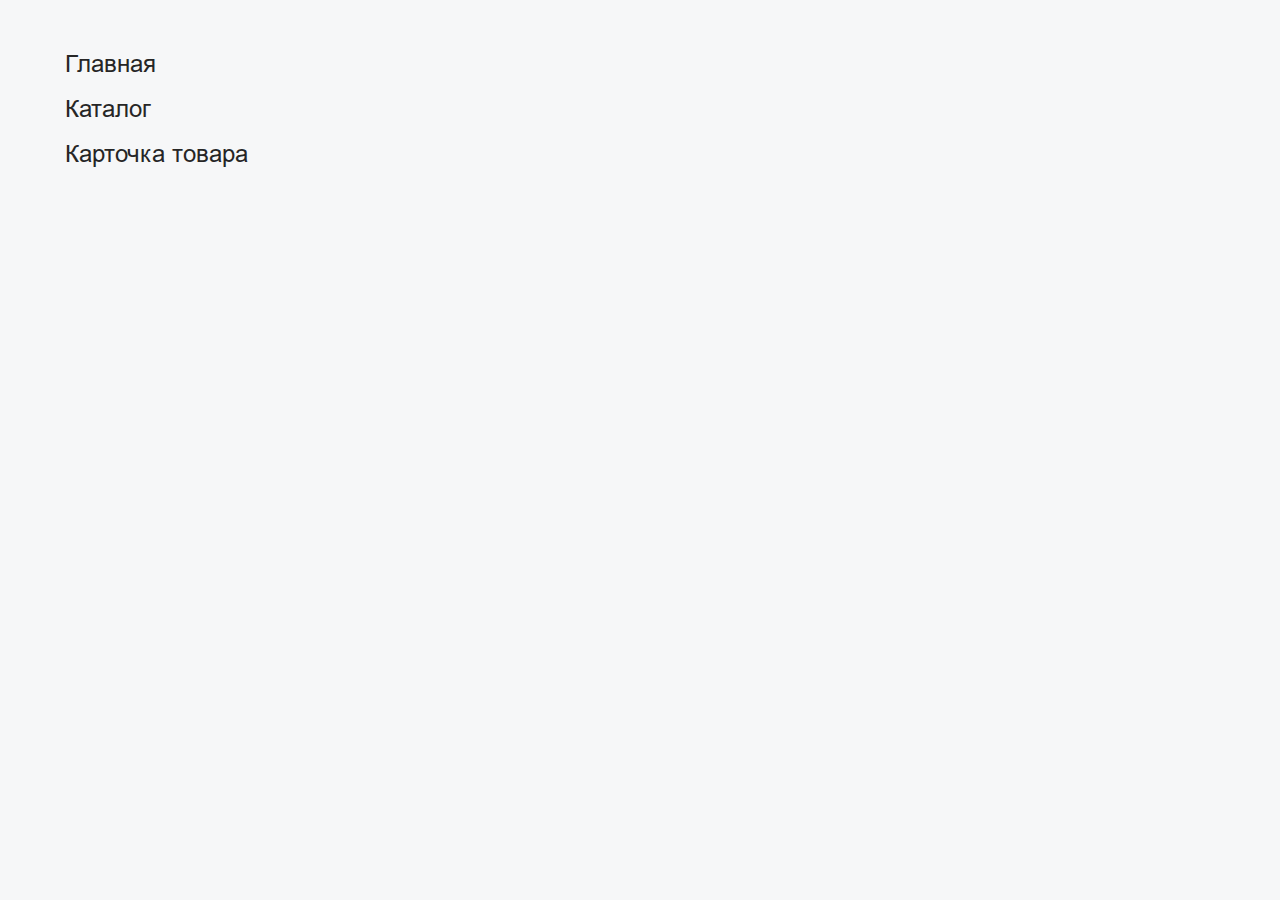
<file: nav.html>
<!DOCTYPE html>
<html lang="en">

<head>
	<meta charset="UTF-8">
	<meta name="viewport" content="width=device-width, initial-scale=1.0">
	<meta name="keywords" content="">
	<link rel="stylesheet" href="css/libs.min.css">
	<link rel="stylesheet" href="css/style.min.css">
	<title>Навигация</title>
</head>


<body>
	<div class="wrapper">

		<main class="content">
			<div class="navigation">
				<div class="container">
					<ul>
						<li><a href="index.html">Главная</a></li>
						<li><a href="catalog.html">Каталог</a></li>
						<li><a href="product-card.html">Карточка товара</a></li>
					</ul>
				</div>
			</div>
		</main>

	</div>
	<script src="js/libs.min.js"></script>
<script src="js/main.min.js"></script>

</body>

<style>
	.navigation {
		padding: 50px 0;
	}
	.navigation ul {
		display: grid;
		grid-template-columns: 100%;
		gap: 16px;
	}
	.navigation ul li a {
		font-size: 24px;
		line-height: 120%;
	}
	.navigation ul li a:hover {
		color: #DEA515;
	}
</style>

</html>
</file>
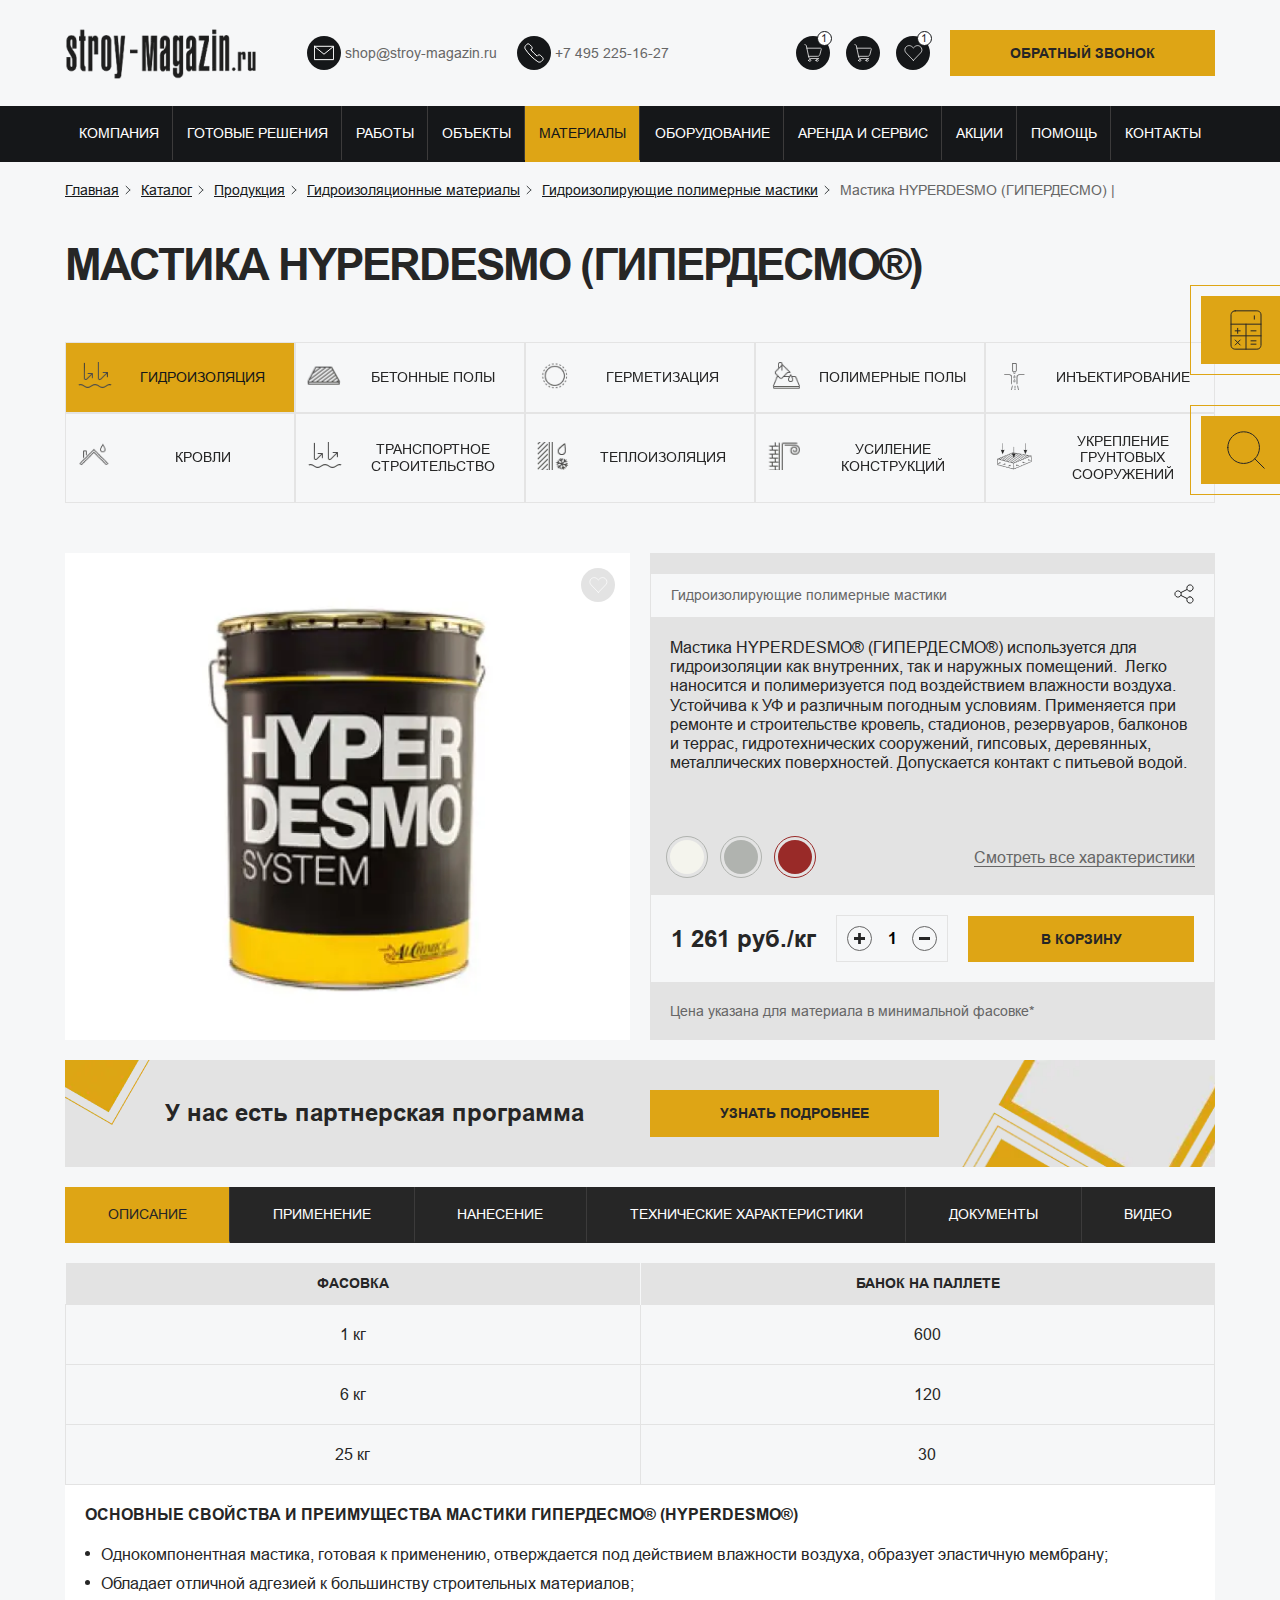
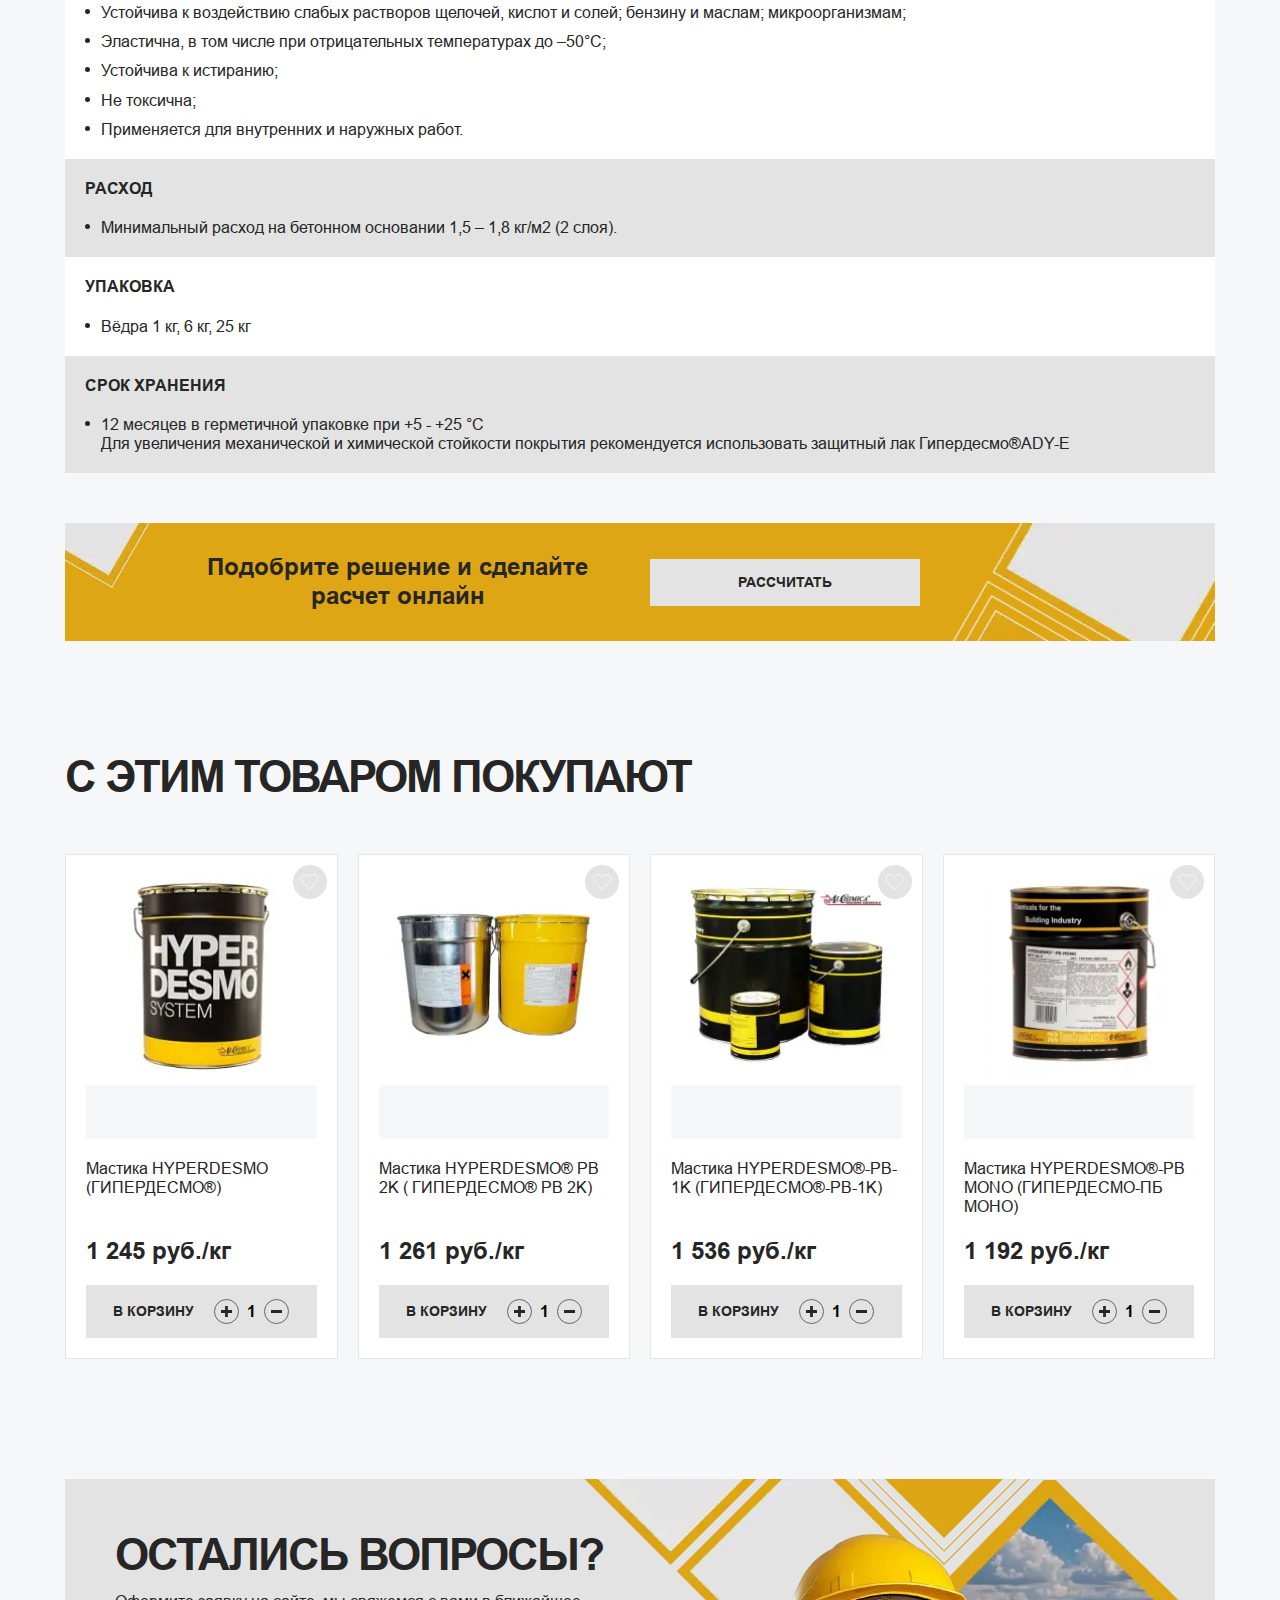
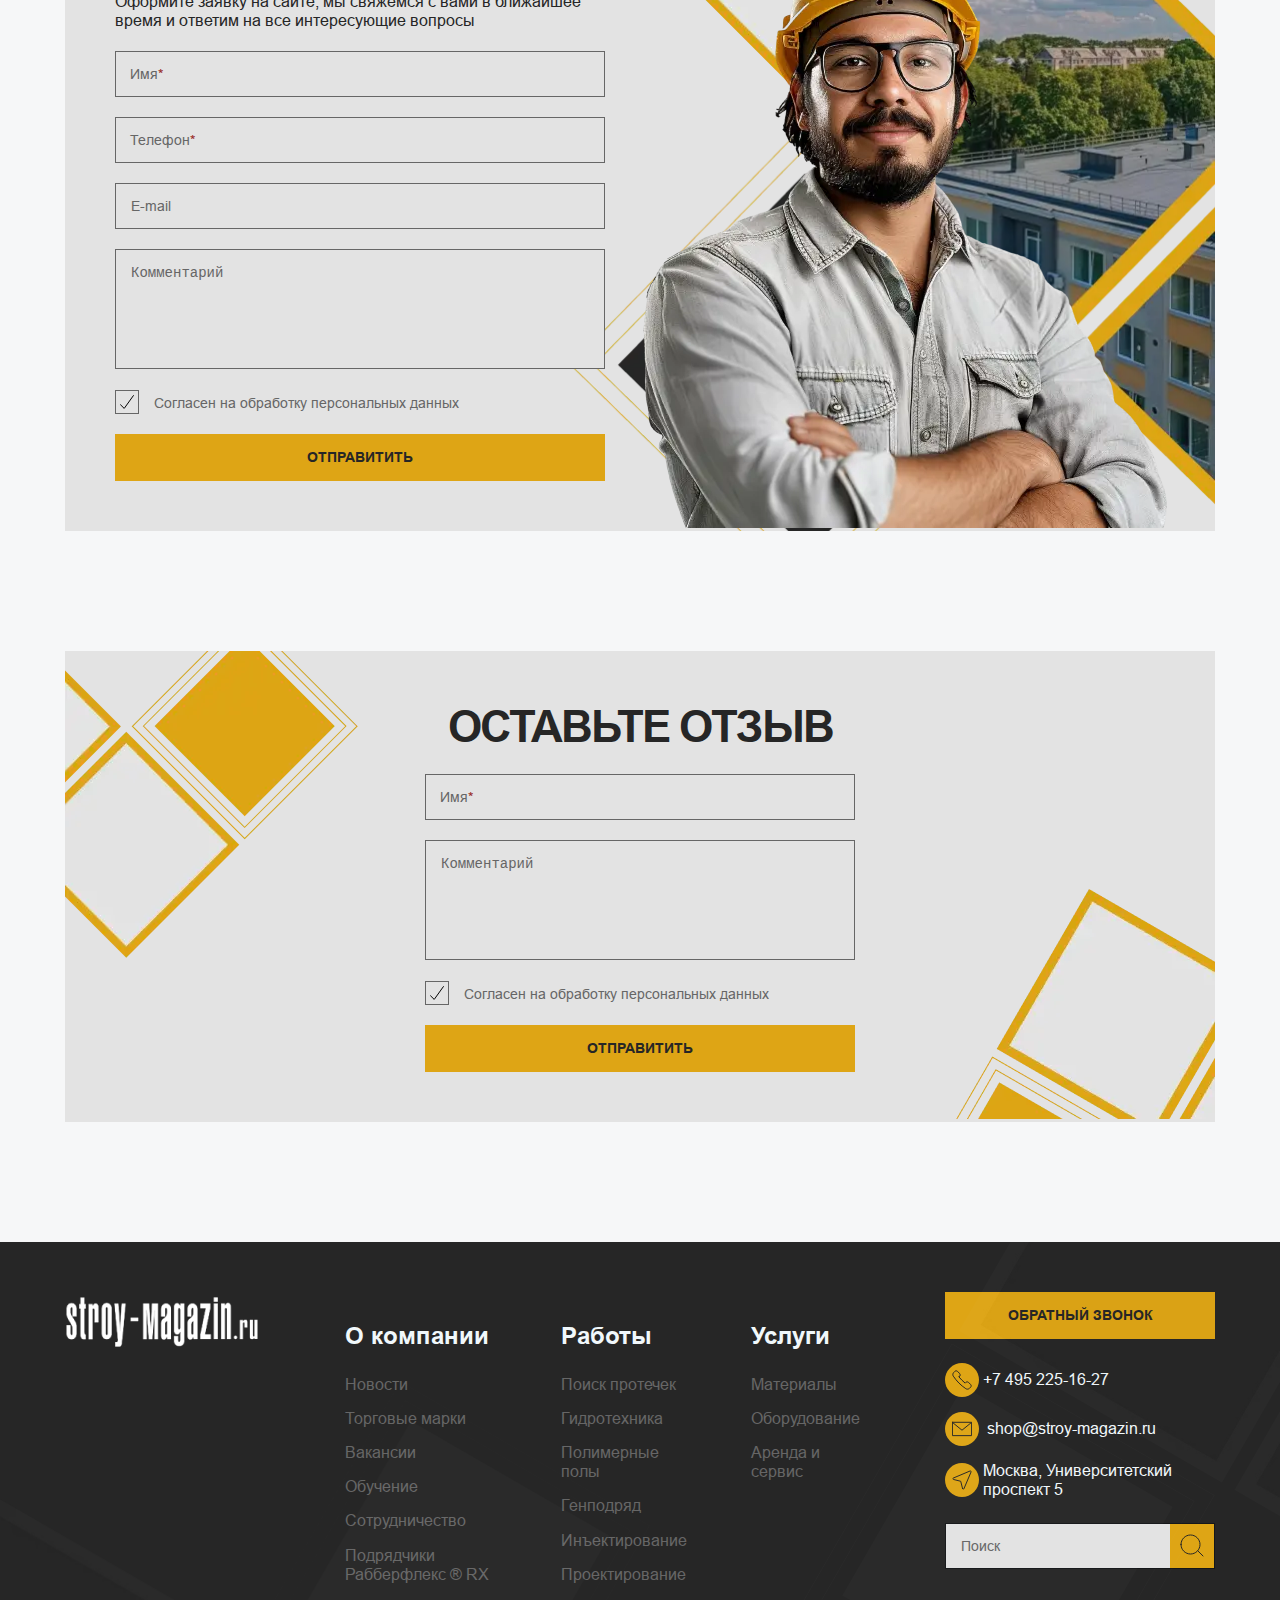
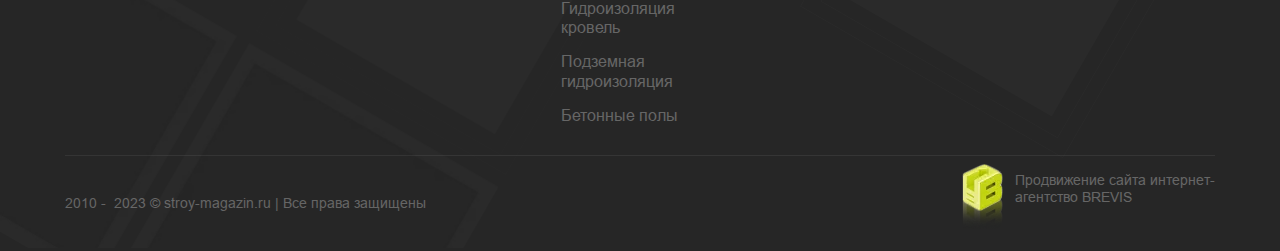
<file: product-card.html>
<!DOCTYPE html>
<html lang="en">

<head>
	<meta charset="UTF-8">
	<meta name="viewport" content="width=device-width, initial-scale=1.0">
	<meta name="keywords" content="">
	<link rel="stylesheet" href="css/libs.min.css">
	<link rel="stylesheet" href="css/style.min.css">
	<title>Карточка товара</title>
</head>


<body>
	<div class="wrapper">
		<header class="header">
    <div class="header-top">
        <div class="container">
            <div class="header-top__inner">
                <div class="header-top__left">
                    <a class="header-top__logo" href="">
                        <img src="img/logo.webp" alt="">
                    </a>
                </div>
                <div class="header-top__right">
                    <div class="header-top__items">
                        <a href="mailto:shop@stroy-magazin.ru" class="header-top__item">
                            <i>
                                <svg width="20" height="16" viewBox="0 0 20 16" fill="none" xmlns="http://www.w3.org/2000/svg">
                                    <path d="M0.416687 1.29504H19.5834V14.6284H0.416687V1.29504Z" stroke="white" stroke-linecap="round" stroke-linejoin="round"/>
                                    <path d="M19.0925 1.78003L9.99997 9.2117L0.907471 1.78003" stroke="white" stroke-linecap="round" stroke-linejoin="round"/>
                                </svg>
                            </i>
                            <span>shop@stroy-magazin.ru</span>
                        </a>
                        <a href="tel:74952251627" class="header-top__item">
                            <i>
                                <svg width="20" height="20" viewBox="0 0 20 20" fill="none" xmlns="http://www.w3.org/2000/svg">
                                    <path d="M7.57166 6.16672C7.93271 5.80503 8.13549 5.31485 8.13549 4.8038C8.13549 4.29274 7.93271 3.80257 7.57166 3.44088L5.52666 1.39838C5.16519 1.03693 4.67494 0.833862 4.16375 0.833862C3.65256 0.833862 3.1623 1.03693 2.80083 1.39838L1.68 2.52005C1.20841 2.99089 0.914305 3.61043 0.84762 4.27348C0.780935 4.93653 0.945778 5.60223 1.31416 6.15755C4.61492 11.1258 8.87425 15.3851 13.8425 18.6859C14.398 19.0538 15.0636 19.2185 15.7266 19.1521C16.3895 19.0857 17.0092 18.7924 17.4808 18.3217L18.6017 17.2C18.7807 17.0211 18.9228 16.8087 19.0197 16.5748C19.1166 16.3409 19.1665 16.0903 19.1665 15.8371C19.1665 15.584 19.1166 15.3333 19.0197 15.0995C18.9228 14.8656 18.7807 14.6531 18.6017 14.4742L16.5575 12.43C16.3786 12.251 16.1661 12.1089 15.9322 12.012C15.6984 11.9151 15.4477 11.8652 15.1946 11.8652C14.9414 11.8652 14.6908 11.9151 14.4569 12.012C14.2231 12.1089 14.0106 12.251 13.8317 12.43L13.15 13.1117C10.8657 11.2319 8.76922 9.13483 6.89 6.85005L7.57166 6.16672Z" stroke="white" stroke-linecap="round" stroke-linejoin="round"/>
                                </svg>
                            </i>
                            <span>+7 495 225-16-27</span>
                        </a>
                    </div>
                    <div class="header-top__wrap">
                        <div class="header-top__items2">
                            <div class="header-top__item2">
                                <div class="header-top__item2-icon">
                                    <svg width="18" height="18" viewBox="0 0 18 18" fill="none" xmlns="http://www.w3.org/2000/svg">
                                        <g clip-path="url(#clip0_75_266)">
                                            <path d="M2.87036 4.1958H16.6463C16.7599 4.19578 16.8721 4.22197 16.9739 4.27233C17.0758 4.32269 17.1647 4.39588 17.2337 4.48619C17.3027 4.5765 17.35 4.68151 17.3718 4.79305C17.3936 4.9046 17.3894 5.01967 17.3595 5.12932L15.8421 10.692C15.7142 11.1613 15.4355 11.5755 15.0489 11.8709C14.6624 12.1662 14.1895 12.3262 13.7031 12.3262H4.58219" stroke="white" stroke-width="0.73913" stroke-linecap="round" stroke-linejoin="round"/>
                                            <path d="M0.61377 0.5H0.893161C1.23233 0.500018 1.56117 0.616663 1.82454 0.83037C2.0879 1.04408 2.26977 1.34185 2.33964 1.67374L4.80168 13.3697C4.87155 13.7016 5.05342 13.9994 5.31679 14.2131C5.58015 14.4268 5.909 14.5435 6.24816 14.5435H14.6572" stroke="white" stroke-width="0.73913" stroke-linecap="round" stroke-linejoin="round"/>
                                            <path d="M4.6792 16.3914C4.6792 16.6855 4.79601 16.9675 5.00393 17.1754C5.21185 17.3833 5.49385 17.5001 5.78789 17.5001C6.08194 17.5001 6.36394 17.3833 6.57186 17.1754C6.77978 16.9675 6.89659 16.6855 6.89659 16.3914C6.89659 16.0974 6.77978 15.8154 6.57186 15.6074C6.36394 15.3995 6.08194 15.2827 5.78789 15.2827C5.49385 15.2827 5.21185 15.3995 5.00393 15.6074C4.79601 15.8154 4.6792 16.0974 4.6792 16.3914Z" stroke="white" stroke-width="0.73913" stroke-linecap="round" stroke-linejoin="round"/>
                                            <path d="M12.0703 16.3914C12.0703 16.6855 12.1871 16.9675 12.395 17.1754C12.603 17.3833 12.885 17.5001 13.179 17.5001C13.4731 17.5001 13.7551 17.3833 13.963 17.1754C14.1709 16.9675 14.2877 16.6855 14.2877 16.3914C14.2877 16.0974 14.1709 15.8154 13.963 15.6074C13.7551 15.3995 13.4731 15.2827 13.179 15.2827C12.885 15.2827 12.603 15.3995 12.395 15.6074C12.1871 15.8154 12.0703 16.0974 12.0703 16.3914Z" stroke="white" stroke-width="0.73913" stroke-linecap="round" stroke-linejoin="round"/>
                                        </g>
                                        <defs>
                                            <clipPath id="clip0_75_266">
                                                <rect width="17.7391" height="17.7391" fill="white" transform="translate(0.130371 0.130371)"/>
                                            </clipPath>
                                        </defs>
                                    </svg>
                                </div>
                                <div class="header-top__item2-show">1</div>
                                <div class="header-top__item2-hidden">
                                    <div class="header-top__item2-text">На сумму: 10 000 ₽</div>
                                    <div class="header-top__item2-close">
                                        <img src="img/close.svg" alt="">
                                    </div>
                                </div>
                            </div>
                            <div class="header-top__item2">
                                <div class="header-top__item2-icon">
                                    <svg width="18" height="18" viewBox="0 0 18 18" fill="none" xmlns="http://www.w3.org/2000/svg">
                                        <g clip-path="url(#clip0_75_266)">
                                            <path d="M2.87036 4.1958H16.6463C16.7599 4.19578 16.8721 4.22197 16.9739 4.27233C17.0758 4.32269 17.1647 4.39588 17.2337 4.48619C17.3027 4.5765 17.35 4.68151 17.3718 4.79305C17.3936 4.9046 17.3894 5.01967 17.3595 5.12932L15.8421 10.692C15.7142 11.1613 15.4355 11.5755 15.0489 11.8709C14.6624 12.1662 14.1895 12.3262 13.7031 12.3262H4.58219" stroke="white" stroke-width="0.73913" stroke-linecap="round" stroke-linejoin="round"/>
                                            <path d="M0.61377 0.5H0.893161C1.23233 0.500018 1.56117 0.616663 1.82454 0.83037C2.0879 1.04408 2.26977 1.34185 2.33964 1.67374L4.80168 13.3697C4.87155 13.7016 5.05342 13.9994 5.31679 14.2131C5.58015 14.4268 5.909 14.5435 6.24816 14.5435H14.6572" stroke="white" stroke-width="0.73913" stroke-linecap="round" stroke-linejoin="round"/>
                                            <path d="M4.6792 16.3914C4.6792 16.6855 4.79601 16.9675 5.00393 17.1754C5.21185 17.3833 5.49385 17.5001 5.78789 17.5001C6.08194 17.5001 6.36394 17.3833 6.57186 17.1754C6.77978 16.9675 6.89659 16.6855 6.89659 16.3914C6.89659 16.0974 6.77978 15.8154 6.57186 15.6074C6.36394 15.3995 6.08194 15.2827 5.78789 15.2827C5.49385 15.2827 5.21185 15.3995 5.00393 15.6074C4.79601 15.8154 4.6792 16.0974 4.6792 16.3914Z" stroke="white" stroke-width="0.73913" stroke-linecap="round" stroke-linejoin="round"/>
                                            <path d="M12.0703 16.3914C12.0703 16.6855 12.1871 16.9675 12.395 17.1754C12.603 17.3833 12.885 17.5001 13.179 17.5001C13.4731 17.5001 13.7551 17.3833 13.963 17.1754C14.1709 16.9675 14.2877 16.6855 14.2877 16.3914C14.2877 16.0974 14.1709 15.8154 13.963 15.6074C13.7551 15.3995 13.4731 15.2827 13.179 15.2827C12.885 15.2827 12.603 15.3995 12.395 15.6074C12.1871 15.8154 12.0703 16.0974 12.0703 16.3914Z" stroke="white" stroke-width="0.73913" stroke-linecap="round" stroke-linejoin="round"/>
                                        </g>
                                        <defs>
                                            <clipPath id="clip0_75_266">
                                                <rect width="17.7391" height="17.7391" fill="white" transform="translate(0.130371 0.130371)"/>
                                            </clipPath>
                                        </defs>
                                    </svg>
                                </div>
                                <div class="header-top__item2-hidden">
                                    <div class="header-top__item2-links">
                                        <a href="">Вход</a>
                                        <span>/</span>
                                        <a href="">Регистрация</a>
                                    </div>
                                    <div class="header-top__item2-close">
                                        <img src="img/close.svg" alt="">
                                    </div>
                                </div>
                            </div>
                            <div class="header-top__item2">
                                <div class="header-top__item2-icon">
                                    <svg width="19" height="16" viewBox="0 0 19 16" fill="none" xmlns="http://www.w3.org/2000/svg">
                                        <path d="M9.36967 15.3913L2.1253 7.88086C1.48994 7.25349 1.06956 6.43873 0.925081 5.55467C0.780605 4.67061 0.919548 3.7632 1.32177 2.96398C1.63166 2.35839 2.07864 1.83464 2.62663 1.43499C3.17462 1.03534 3.80827 0.770999 4.47643 0.663296C5.14459 0.555593 5.82854 0.607548 6.47309 0.814968C7.11763 1.02239 7.7047 1.37946 8.18692 1.85737L9.36967 2.94314L10.5524 1.85737C11.0347 1.37961 11.6218 1.02267 12.2663 0.815344C12.9108 0.608017 13.5947 0.556106 14.2628 0.6638C14.9309 0.771495 15.5646 1.03578 16.1125 1.43533C16.6605 1.83488 17.1076 2.35851 17.4176 2.96398C17.8196 3.76325 17.9584 4.67061 17.8139 5.55461C17.6694 6.43861 17.2492 7.25337 16.614 7.88086L9.36967 15.3913Z" stroke="white" stroke-width="0.73913" stroke-linecap="round" stroke-linejoin="round"/>
                                    </svg>
                                </div>
                                <div class="header-top__item2-show">1</div>
                            </div>
                        </div>
                        <button class="header-top__btn btn btn-yellow">
                            <span>Обратный звонок</span>
                        </button>
                    </div>
                    <ul class="header-bottom__list">
                        <li><a href="">Компания</a></li>
                        <li><a href="">Готовые решения</a></li>
                        <li><a href="">Работы</a></li>
                        <li><a href="">объекты</a></li>
                        <li><a class="active" href="">Материалы</a></li>
                        <li><a href="">Оборудование</a></li>
                        <li><a href="">Аренда и сервис</a></li>
                        <li><a href="">Акции</a></li>
                        <li><a href="">Помощь</a></li>
                        <li><a href="">Контакты</a></li>
                    </ul>
                </div>
                <div class="burger">
                    <span></span>
                    <span></span>
                    <span></span>
                </div>
            </div>
        </div>
    </div>
    <div class="header-bottom">
        <div class="container">
            <div class="header-bottom__inner">
                <ul class="header-bottom__list">
                    <li><a href="">Компания</a></li>
                    <li><a href="">Готовые решения</a></li>
                    <li><a href="">Работы</a></li>
                    <li><a href="">объекты</a></li>
                    <li><a class="active" href="">Материалы</a></li>
                    <li><a href="">Оборудование</a></li>
                    <li><a href="">Аренда и сервис</a></li>
                    <li><a href="">Акции</a></li>
                    <li><a href="">Помощь</a></li>
                    <li><a href="">Контакты</a></li>
                </ul>
            </div>
        </div>
    </div>
</header>
		<main class="content">
			<div class="breadcrumbs">
				<div class="container">
					<div class="breadcrumbs__items">
						<a href="index.html" class="breadcrumbs__item">
							Главная
							<span>
								<img src="img/arrow-right.svg" alt="">
							</span>
						</a>
						<a href="" class="breadcrumbs__item">
							Каталог
							<span>
								<img src="img/arrow-right.svg" alt="">
							</span>
						</a>
						<a href="" class="breadcrumbs__item">
							Продукция
							<span>
								<img src="img/arrow-right.svg" alt="">
							</span>
						</a>
						<a href="" class="breadcrumbs__item">
							Гидроизоляционные материалы
							<span>
								<img src="img/arrow-right.svg" alt="">
							</span>
						</a>
						<a href="" class="breadcrumbs__item">
							Гидроизолирующие полимерные мастики
							<span>
								<img src="img/arrow-right.svg" alt="">
							</span>
						</a>
						<span class="breadcrumbs__item breadcrumbs__item--active">Мастика HYPERDESMO (ГИПЕРДЕСМО) |</span>
					</div>
				</div>
			</div>
			<section class="product-card">
				<div class="container">
					<div class="product-card__inner tabs-inner">
						<h1 class="product-card__title text44">Мастика HYPERDESMO (ГИПЕРДЕСМО®)</h1>
						<div class="catalog-top">
							<div class="catalog-top__swiper swiper mySwiper">
								<div class="catalog-top__swiper-wrapper swiper-wrapper">
									<div data-tab-path="1" class="catalog-slide swiper-slide tab tab--active">
										<div class="catalog-slide__icon">
											<img src="img/catalog-slide__img.webp" alt="">
										</div>
										<div class="catalog-slide__text">Гидроизоляция</div>
									</div>
									<div data-tab-path="2" class="catalog-slide swiper-slide tab">
										<div class="catalog-slide__icon">
											<img src="img/catalog-slide__img2.webp" alt="">
										</div>
										<div class="catalog-slide__text">Бетонные полы</div>
									</div>
									<div data-tab-path="3" class="catalog-slide swiper-slide tab">
										<div class="catalog-slide__icon">
											<img src="img/catalog-slide__img3.webp" alt="">
										</div>
										<div class="catalog-slide__text">Герметизация</div>
									</div>
									<div data-tab-path="4" class="catalog-slide swiper-slide tab">
										<div class="catalog-slide__icon">
											<img src="img/catalog-slide__img4.webp" alt="">
										</div>
										<div class="catalog-slide__text">Полимерные полы</div>
									</div>
									<div data-tab-path="5" class="catalog-slide swiper-slide tab">
										<div class="catalog-slide__icon">
											<img src="img/catalog-slide__img5.webp" alt="">
										</div>
										<div class="catalog-slide__text">Инъектирование</div>
									</div>
									<div data-tab-path="6" class="catalog-slide swiper-slide tab">
										<div class="catalog-slide__icon">
											<img src="img/catalog-slide__img6.webp" alt="">
										</div>
										<div class="catalog-slide__text">Кровли</div>
									</div>
									<div data-tab-path="7" class="catalog-slide swiper-slide tab">
										<div class="catalog-slide__icon">
											<img src="img/catalog-slide__img.webp" alt="">
										</div>
										<div class="catalog-slide__text">Транспортное строительство</div>
									</div>
									<div data-tab-path="8" class="catalog-slide swiper-slide tab">
										<div class="catalog-slide__icon">
											<img src="img/catalog-slide__img8.webp" alt="">
										</div>
										<div class="catalog-slide__text">Теплоизоляция</div>
									</div>
									<div data-tab-path="9" class="catalog-slide swiper-slide tab">
										<div class="catalog-slide__icon">
											<img src="img/catalog-slide__img9.webp" alt="">
										</div>
										<div class="catalog-slide__text">Усиление конструкций</div>
									</div>
									<div data-tab-path="10" class="catalog-slide swiper-slide tab">
										<div class="catalog-slide__icon">
											<img src="img/catalog-slide__img10.webp" alt="">
										</div>
										<div class="catalog-slide__text">Укрепление грунтовых сооружений</div>
									</div>
								</div>
							</div>
							<div class="catalog__slider-nav">
								<div class="swiper-button-next">
									<svg xmlns="http://www.w3.org/2000/svg" width="24" height="24" viewBox="0 0 24 24">
										<path d="M17.2928932,13 L7.5,13 C7.22385763,13 7,12.7761424 7,12.5 C7,12.2238576 7.22385763,12 7.5,12 L17.2928932,12 L14.1464466,8.85355339 C13.9511845,8.65829124 13.9511845,8.34170876 14.1464466,8.14644661 C14.3417088,7.95118446 14.6582912,7.95118446 14.8535534,8.14644661 L18.8535534,12.1464466 C19.0488155,12.3417088 19.0488155,12.6582912 18.8535534,12.8535534 L14.8535534,16.8535534 C14.6582912,17.0488155 14.3417088,17.0488155 14.1464466,16.8535534 C13.9511845,16.6582912 13.9511845,16.3417088 14.1464466,16.1464466 L17.2928932,13 Z"/>
									</svg>
								</div>
								<div class="swiper-button-prev">
									<svg xmlns="http://www.w3.org/2000/svg" width="24" height="24" viewBox="0 0 24 24">
										<path d="M17.2928932,13 L7.5,13 C7.22385763,13 7,12.7761424 7,12.5 C7,12.2238576 7.22385763,12 7.5,12 L17.2928932,12 L14.1464466,8.85355339 C13.9511845,8.65829124 13.9511845,8.34170876 14.1464466,8.14644661 C14.3417088,7.95118446 14.6582912,7.95118446 14.8535534,8.14644661 L18.8535534,12.1464466 C19.0488155,12.3417088 19.0488155,12.6582912 18.8535534,12.8535534 L14.8535534,16.8535534 C14.6582912,17.0488155 14.3417088,17.0488155 14.1464466,16.8535534 C13.9511845,16.6582912 13.9511845,16.3417088 14.1464466,16.1464466 L17.2928932,13 Z"/>
									</svg>
								</div>
							</div>
						</div>
						<div data-content-path="1" class="product-card__content tab__content tab__content--active">
							<div class="product-card__img">
								<img src="img/product-card__img.webp" alt="">
								<div class="favorite">
									<svg width="19" height="16" viewBox="0 0 19 16" fill="none" xmlns="http://www.w3.org/2000/svg">
										<path d="M9.36979 15.3913L2.12542 7.88086C1.49007 7.25349 1.06968 6.43873 0.925203 5.55467C0.780727 4.67061 0.91967 3.7632 1.32189 2.96398C1.63178 2.35839 2.07876 1.83464 2.62675 1.43499C3.17474 1.03534 3.80839 0.770999 4.47655 0.663296C5.14471 0.555593 5.82867 0.607548 6.47321 0.814968C7.11775 1.02239 7.70482 1.37946 8.18704 1.85737L9.36979 2.94314L10.5525 1.85737C11.0348 1.37961 11.6219 1.02267 12.2664 0.815344C12.9109 0.608017 13.5948 0.556106 14.263 0.6638C14.9311 0.771495 15.5647 1.03578 16.1127 1.43533C16.6607 1.83488 17.1077 2.35851 17.4177 2.96398C17.8197 3.76325 17.9585 4.67061 17.814 5.55461C17.6696 6.43861 17.2493 7.25337 16.6142 7.88086L9.36979 15.3913Z" stroke="white" stroke-width="0.73913" stroke-linecap="round" stroke-linejoin="round"></path>
									</svg>
								</div>
							</div>
							<div class="product-card__desc">
								<div class="product-card__top">
									<div class="product-card__subtitle">Гидроизолирующие полимерные мастики</div>
									<div class="share">
										<div class="share-icon">
											<img src="img/share-icon.svg" alt="">
										</div>
										<div class="share-hidden">Скопировать ссылку</div>
									</div>
								</div>
								<div class="product-card__text">
									<p>Мастика HYPERDESMO® (ГИПЕРДЕСМО®) используется для гидроизоляции как внутренних, так и наружных помещений.  Легко наносится и полимеризуется под воздействием влажности воздуха. Устойчива к УФ и различным погодным условиям. Применяется при ремонте и строительстве кровель, стадионов, резервуаров, балконов и террас, гидротехнических сооружений, гипсовых, деревянных, металлических поверхностей. Допускается контакт с питьевой водой.</p>
								</div>
								<div class="product-card__group">
									<div class="product-card__checkboxes">
										<div class="product-card__checkbox white">
											<input type="radio" name="radio">
											<label></label>
											<div class="product-card__checkbox-hidden">Белый: RAL 9010</div>
										</div>
										<div class="product-card__checkbox gray">
											<input type="radio" name="radio">
											<label></label>
											<div class="product-card__checkbox-hidden">Серый: RAL 9010</div>
										</div>
										<div class="product-card__checkbox red">
											<input type="radio" name="radio">
											<label></label>
											<div class="product-card__checkbox-hidden">Красный: RAL 9010</div>
										</div>
									</div>
									<a href="" class="product-card__link">Смотреть все характеристики</a>
								</div>
								<div class="product-card__group2">
									<div class="product-card__price">1 261 руб./кг</div>
									<div class="product-card__btns">
										<div class="cartcalc">
											<div class="ccalc-plus">
												<img src="img/plus.svg" alt="">
											</div>
											<input type="text" value="1">
											<div class="ccalc-minus">
												<img src="img/minus.svg" alt="">
											</div>
										</div>
										<button class="product-card__btn btn-yellow">
											<span>В корзину</span>
										</button>
									</div>
								</div>
								<div class="product-card__info">
									Цена указана для материала в минимальной фасовке*
								</div>
							</div>
						</div>
						<div data-content-path="2" class="product-card__content tab__content">
							<div class="product-card__img">
								<img src="img/product-card__img.webp" alt="">
								<div class="favorite">
									<svg width="19" height="16" viewBox="0 0 19 16" fill="none" xmlns="http://www.w3.org/2000/svg">
										<path d="M9.36979 15.3913L2.12542 7.88086C1.49007 7.25349 1.06968 6.43873 0.925203 5.55467C0.780727 4.67061 0.91967 3.7632 1.32189 2.96398C1.63178 2.35839 2.07876 1.83464 2.62675 1.43499C3.17474 1.03534 3.80839 0.770999 4.47655 0.663296C5.14471 0.555593 5.82867 0.607548 6.47321 0.814968C7.11775 1.02239 7.70482 1.37946 8.18704 1.85737L9.36979 2.94314L10.5525 1.85737C11.0348 1.37961 11.6219 1.02267 12.2664 0.815344C12.9109 0.608017 13.5948 0.556106 14.263 0.6638C14.9311 0.771495 15.5647 1.03578 16.1127 1.43533C16.6607 1.83488 17.1077 2.35851 17.4177 2.96398C17.8197 3.76325 17.9585 4.67061 17.814 5.55461C17.6696 6.43861 17.2493 7.25337 16.6142 7.88086L9.36979 15.3913Z" stroke="white" stroke-width="0.73913" stroke-linecap="round" stroke-linejoin="round"></path>
									</svg>
								</div>
							</div>
							<div class="product-card__desc">
								<div class="product-card__top">
									<div class="product-card__subtitle">Гидроизолирующие полимерные мастики</div>
									<div class="share">
										<div class="share-icon">
											<img src="img/share-icon.svg" alt="">
										</div>
										<div class="share-hidden">Скопировать ссылку</div>
									</div>
								</div>
								<div class="product-card__text">
									<p>Мастика HYPERDESMO® (ГИПЕРДЕСМО®) используется для гидроизоляции как внутренних, так и наружных помещений.  Легко наносится и полимеризуется под воздействием влажности воздуха. Устойчива к УФ и различным погодным условиям. Применяется при ремонте и строительстве кровель, стадионов, резервуаров, балконов и террас, гидротехнических сооружений, гипсовых, деревянных, металлических поверхностей. Допускается контакт с питьевой водой.</p>
								</div>
								<div class="product-card__group">
									<div class="product-card__checkboxes">
										<div class="product-card__checkbox white">
											<input type="radio" name="radio">
											<label></label>
											<div class="product-card__checkbox-hidden">Белый: RAL 9010</div>
										</div>
										<div class="product-card__checkbox gray">
											<input type="radio" name="radio">
											<label></label>
											<div class="product-card__checkbox-hidden">Серый: RAL 9010</div>
										</div>
										<div class="product-card__checkbox red">
											<input type="radio" name="radio">
											<label></label>
											<div class="product-card__checkbox-hidden">Красный: RAL 9010</div>
										</div>
									</div>
									<a href="" class="product-card__link">Смотреть все характеристики</a>
								</div>
								<div class="product-card__group2">
									<div class="product-card__price">1 261 руб./кг</div>
									<div class="product-card__btns">
										<div class="cartcalc">
											<div class="ccalc-plus">
												<img src="img/plus.svg" alt="">
											</div>
											<input type="text" value="1">
											<div class="ccalc-minus">
												<img src="img/minus.svg" alt="">
											</div>
										</div>
										<button class="product-card__btn btn-yellow">
											<span>В корзину</span>
										</button>
									</div>
								</div>
								<div class="product-card__info">
									Цена указана для материала в минимальной фасовке*
								</div>
							</div>
						</div>
						<div data-content-path="3" class="product-card__content tab__content">
							<div class="product-card__img">
								<img src="img/product-card__img.webp" alt="">
								<div class="favorite">
									<svg width="19" height="16" viewBox="0 0 19 16" fill="none" xmlns="http://www.w3.org/2000/svg">
										<path d="M9.36979 15.3913L2.12542 7.88086C1.49007 7.25349 1.06968 6.43873 0.925203 5.55467C0.780727 4.67061 0.91967 3.7632 1.32189 2.96398C1.63178 2.35839 2.07876 1.83464 2.62675 1.43499C3.17474 1.03534 3.80839 0.770999 4.47655 0.663296C5.14471 0.555593 5.82867 0.607548 6.47321 0.814968C7.11775 1.02239 7.70482 1.37946 8.18704 1.85737L9.36979 2.94314L10.5525 1.85737C11.0348 1.37961 11.6219 1.02267 12.2664 0.815344C12.9109 0.608017 13.5948 0.556106 14.263 0.6638C14.9311 0.771495 15.5647 1.03578 16.1127 1.43533C16.6607 1.83488 17.1077 2.35851 17.4177 2.96398C17.8197 3.76325 17.9585 4.67061 17.814 5.55461C17.6696 6.43861 17.2493 7.25337 16.6142 7.88086L9.36979 15.3913Z" stroke="white" stroke-width="0.73913" stroke-linecap="round" stroke-linejoin="round"></path>
									</svg>
								</div>
							</div>
							<div class="product-card__desc">
								<div class="product-card__top">
									<div class="product-card__subtitle">Гидроизолирующие полимерные мастики</div>
									<div class="share">
										<div class="share-icon">
											<img src="img/share-icon.svg" alt="">
										</div>
										<div class="share-hidden">Скопировать ссылку</div>
									</div>
								</div>
								<div class="product-card__text">
									<p>Мастика HYPERDESMO® (ГИПЕРДЕСМО®) используется для гидроизоляции как внутренних, так и наружных помещений.  Легко наносится и полимеризуется под воздействием влажности воздуха. Устойчива к УФ и различным погодным условиям. Применяется при ремонте и строительстве кровель, стадионов, резервуаров, балконов и террас, гидротехнических сооружений, гипсовых, деревянных, металлических поверхностей. Допускается контакт с питьевой водой.</p>
								</div>
								<div class="product-card__group">
									<div class="product-card__checkboxes">
										<div class="product-card__checkbox white">
											<input type="radio" name="radio">
											<label></label>
											<div class="product-card__checkbox-hidden">Белый: RAL 9010</div>
										</div>
										<div class="product-card__checkbox gray">
											<input type="radio" name="radio">
											<label></label>
											<div class="product-card__checkbox-hidden">Серый: RAL 9010</div>
										</div>
										<div class="product-card__checkbox red">
											<input type="radio" name="radio">
											<label></label>
											<div class="product-card__checkbox-hidden">Красный: RAL 9010</div>
										</div>
									</div>
									<a href="" class="product-card__link">Смотреть все характеристики</a>
								</div>
								<div class="product-card__group2">
									<div class="product-card__price">1 261 руб./кг</div>
									<div class="product-card__btns">
										<div class="cartcalc">
											<div class="ccalc-plus">
												<img src="img/plus.svg" alt="">
											</div>
											<input type="text" value="1">
											<div class="ccalc-minus">
												<img src="img/minus.svg" alt="">
											</div>
										</div>
										<button class="product-card__btn btn-yellow">
											<span>В корзину</span>
										</button>
									</div>
								</div>
								<div class="product-card__info">
									Цена указана для материала в минимальной фасовке*
								</div>
							</div>
						</div>
						<div data-content-path="4" class="product-card__content tab__content">
							<div class="product-card__img">
								<img src="img/product-card__img.webp" alt="">
								<div class="favorite">
									<svg width="19" height="16" viewBox="0 0 19 16" fill="none" xmlns="http://www.w3.org/2000/svg">
										<path d="M9.36979 15.3913L2.12542 7.88086C1.49007 7.25349 1.06968 6.43873 0.925203 5.55467C0.780727 4.67061 0.91967 3.7632 1.32189 2.96398C1.63178 2.35839 2.07876 1.83464 2.62675 1.43499C3.17474 1.03534 3.80839 0.770999 4.47655 0.663296C5.14471 0.555593 5.82867 0.607548 6.47321 0.814968C7.11775 1.02239 7.70482 1.37946 8.18704 1.85737L9.36979 2.94314L10.5525 1.85737C11.0348 1.37961 11.6219 1.02267 12.2664 0.815344C12.9109 0.608017 13.5948 0.556106 14.263 0.6638C14.9311 0.771495 15.5647 1.03578 16.1127 1.43533C16.6607 1.83488 17.1077 2.35851 17.4177 2.96398C17.8197 3.76325 17.9585 4.67061 17.814 5.55461C17.6696 6.43861 17.2493 7.25337 16.6142 7.88086L9.36979 15.3913Z" stroke="white" stroke-width="0.73913" stroke-linecap="round" stroke-linejoin="round"></path>
									</svg>
								</div>
							</div>
							<div class="product-card__desc">
								<div class="product-card__top">
									<div class="product-card__subtitle">Гидроизолирующие полимерные мастики</div>
									<div class="share">
										<div class="share-icon">
											<img src="img/share-icon.svg" alt="">
										</div>
										<div class="share-hidden">Скопировать ссылку</div>
									</div>
								</div>
								<div class="product-card__text">
									<p>Мастика HYPERDESMO® (ГИПЕРДЕСМО®) используется для гидроизоляции как внутренних, так и наружных помещений.  Легко наносится и полимеризуется под воздействием влажности воздуха. Устойчива к УФ и различным погодным условиям. Применяется при ремонте и строительстве кровель, стадионов, резервуаров, балконов и террас, гидротехнических сооружений, гипсовых, деревянных, металлических поверхностей. Допускается контакт с питьевой водой.</p>
								</div>
								<div class="product-card__group">
									<div class="product-card__checkboxes">
										<div class="product-card__checkbox white">
											<input type="radio" name="radio">
											<label></label>
											<div class="product-card__checkbox-hidden">Белый: RAL 9010</div>
										</div>
										<div class="product-card__checkbox gray">
											<input type="radio" name="radio">
											<label></label>
											<div class="product-card__checkbox-hidden">Серый: RAL 9010</div>
										</div>
										<div class="product-card__checkbox red">
											<input type="radio" name="radio">
											<label></label>
											<div class="product-card__checkbox-hidden">Красный: RAL 9010</div>
										</div>
									</div>
									<a href="" class="product-card__link">Смотреть все характеристики</a>
								</div>
								<div class="product-card__group2">
									<div class="product-card__price">1 261 руб./кг</div>
									<div class="product-card__btns">
										<div class="cartcalc">
											<div class="ccalc-plus">
												<img src="img/plus.svg" alt="">
											</div>
											<input type="text" value="1">
											<div class="ccalc-minus">
												<img src="img/minus.svg" alt="">
											</div>
										</div>
										<button class="product-card__btn btn-yellow">
											<span>В корзину</span>
										</button>
									</div>
								</div>
								<div class="product-card__info">
									Цена указана для материала в минимальной фасовке*
								</div>
							</div>
						</div>
						<div data-content-path="5" class="product-card__content tab__content">
							<div class="product-card__img">
								<img src="img/product-card__img.webp" alt="">
								<div class="favorite">
									<svg width="19" height="16" viewBox="0 0 19 16" fill="none" xmlns="http://www.w3.org/2000/svg">
										<path d="M9.36979 15.3913L2.12542 7.88086C1.49007 7.25349 1.06968 6.43873 0.925203 5.55467C0.780727 4.67061 0.91967 3.7632 1.32189 2.96398C1.63178 2.35839 2.07876 1.83464 2.62675 1.43499C3.17474 1.03534 3.80839 0.770999 4.47655 0.663296C5.14471 0.555593 5.82867 0.607548 6.47321 0.814968C7.11775 1.02239 7.70482 1.37946 8.18704 1.85737L9.36979 2.94314L10.5525 1.85737C11.0348 1.37961 11.6219 1.02267 12.2664 0.815344C12.9109 0.608017 13.5948 0.556106 14.263 0.6638C14.9311 0.771495 15.5647 1.03578 16.1127 1.43533C16.6607 1.83488 17.1077 2.35851 17.4177 2.96398C17.8197 3.76325 17.9585 4.67061 17.814 5.55461C17.6696 6.43861 17.2493 7.25337 16.6142 7.88086L9.36979 15.3913Z" stroke="white" stroke-width="0.73913" stroke-linecap="round" stroke-linejoin="round"></path>
									</svg>
								</div>
							</div>
							<div class="product-card__desc">
								<div class="product-card__top">
									<div class="product-card__subtitle">Гидроизолирующие полимерные мастики</div>
									<div class="share">
										<div class="share-icon">
											<img src="img/share-icon.svg" alt="">
										</div>
										<div class="share-hidden">Скопировать ссылку</div>
									</div>
								</div>
								<div class="product-card__text">
									<p>Мастика HYPERDESMO® (ГИПЕРДЕСМО®) используется для гидроизоляции как внутренних, так и наружных помещений.  Легко наносится и полимеризуется под воздействием влажности воздуха. Устойчива к УФ и различным погодным условиям. Применяется при ремонте и строительстве кровель, стадионов, резервуаров, балконов и террас, гидротехнических сооружений, гипсовых, деревянных, металлических поверхностей. Допускается контакт с питьевой водой.</p>
								</div>
								<div class="product-card__group">
									<div class="product-card__checkboxes">
										<div class="product-card__checkbox white">
											<input type="radio" name="radio">
											<label></label>
											<div class="product-card__checkbox-hidden">Белый: RAL 9010</div>
										</div>
										<div class="product-card__checkbox gray">
											<input type="radio" name="radio">
											<label></label>
											<div class="product-card__checkbox-hidden">Серый: RAL 9010</div>
										</div>
										<div class="product-card__checkbox red">
											<input type="radio" name="radio">
											<label></label>
											<div class="product-card__checkbox-hidden">Красный: RAL 9010</div>
										</div>
									</div>
									<a href="" class="product-card__link">Смотреть все характеристики</a>
								</div>
								<div class="product-card__group2">
									<div class="product-card__price">1 261 руб./кг</div>
									<div class="product-card__btns">
										<div class="cartcalc">
											<div class="ccalc-plus">
												<img src="img/plus.svg" alt="">
											</div>
											<input type="text" value="1">
											<div class="ccalc-minus">
												<img src="img/minus.svg" alt="">
											</div>
										</div>
										<button class="product-card__btn btn-yellow">
											<span>В корзину</span>
										</button>
									</div>
								</div>
								<div class="product-card__info">
									Цена указана для материала в минимальной фасовке*
								</div>
							</div>
						</div>
						<div data-content-path="6" class="product-card__content tab__content">
							<div class="product-card__img">
								<img src="img/product-card__img.webp" alt="">
								<div class="favorite">
									<svg width="19" height="16" viewBox="0 0 19 16" fill="none" xmlns="http://www.w3.org/2000/svg">
										<path d="M9.36979 15.3913L2.12542 7.88086C1.49007 7.25349 1.06968 6.43873 0.925203 5.55467C0.780727 4.67061 0.91967 3.7632 1.32189 2.96398C1.63178 2.35839 2.07876 1.83464 2.62675 1.43499C3.17474 1.03534 3.80839 0.770999 4.47655 0.663296C5.14471 0.555593 5.82867 0.607548 6.47321 0.814968C7.11775 1.02239 7.70482 1.37946 8.18704 1.85737L9.36979 2.94314L10.5525 1.85737C11.0348 1.37961 11.6219 1.02267 12.2664 0.815344C12.9109 0.608017 13.5948 0.556106 14.263 0.6638C14.9311 0.771495 15.5647 1.03578 16.1127 1.43533C16.6607 1.83488 17.1077 2.35851 17.4177 2.96398C17.8197 3.76325 17.9585 4.67061 17.814 5.55461C17.6696 6.43861 17.2493 7.25337 16.6142 7.88086L9.36979 15.3913Z" stroke="white" stroke-width="0.73913" stroke-linecap="round" stroke-linejoin="round"></path>
									</svg>
								</div>
							</div>
							<div class="product-card__desc">
								<div class="product-card__top">
									<div class="product-card__subtitle">Гидроизолирующие полимерные мастики</div>
									<div class="share">
										<div class="share-icon">
											<img src="img/share-icon.svg" alt="">
										</div>
										<div class="share-hidden">Скопировать ссылку</div>
									</div>
								</div>
								<div class="product-card__text">
									<p>Мастика HYPERDESMO® (ГИПЕРДЕСМО®) используется для гидроизоляции как внутренних, так и наружных помещений.  Легко наносится и полимеризуется под воздействием влажности воздуха. Устойчива к УФ и различным погодным условиям. Применяется при ремонте и строительстве кровель, стадионов, резервуаров, балконов и террас, гидротехнических сооружений, гипсовых, деревянных, металлических поверхностей. Допускается контакт с питьевой водой.</p>
								</div>
								<div class="product-card__group">
									<div class="product-card__checkboxes">
										<div class="product-card__checkbox white">
											<input type="radio" name="radio">
											<label></label>
											<div class="product-card__checkbox-hidden">Белый: RAL 9010</div>
										</div>
										<div class="product-card__checkbox gray">
											<input type="radio" name="radio">
											<label></label>
											<div class="product-card__checkbox-hidden">Серый: RAL 9010</div>
										</div>
										<div class="product-card__checkbox red">
											<input type="radio" name="radio">
											<label></label>
											<div class="product-card__checkbox-hidden">Красный: RAL 9010</div>
										</div>
									</div>
									<a href="" class="product-card__link">Смотреть все характеристики</a>
								</div>
								<div class="product-card__group2">
									<div class="product-card__price">1 261 руб./кг</div>
									<div class="product-card__btns">
										<div class="cartcalc">
											<div class="ccalc-plus">
												<img src="img/plus.svg" alt="">
											</div>
											<input type="text" value="1">
											<div class="ccalc-minus">
												<img src="img/minus.svg" alt="">
											</div>
										</div>
										<button class="product-card__btn btn-yellow">
											<span>В корзину</span>
										</button>
									</div>
								</div>
								<div class="product-card__info">
									Цена указана для материала в минимальной фасовке*
								</div>
							</div>
						</div>
						<div data-content-path="7" class="product-card__content tab__content">
							<div class="product-card__img">
								<img src="img/product-card__img.webp" alt="">
								<div class="favorite">
									<svg width="19" height="16" viewBox="0 0 19 16" fill="none" xmlns="http://www.w3.org/2000/svg">
										<path d="M9.36979 15.3913L2.12542 7.88086C1.49007 7.25349 1.06968 6.43873 0.925203 5.55467C0.780727 4.67061 0.91967 3.7632 1.32189 2.96398C1.63178 2.35839 2.07876 1.83464 2.62675 1.43499C3.17474 1.03534 3.80839 0.770999 4.47655 0.663296C5.14471 0.555593 5.82867 0.607548 6.47321 0.814968C7.11775 1.02239 7.70482 1.37946 8.18704 1.85737L9.36979 2.94314L10.5525 1.85737C11.0348 1.37961 11.6219 1.02267 12.2664 0.815344C12.9109 0.608017 13.5948 0.556106 14.263 0.6638C14.9311 0.771495 15.5647 1.03578 16.1127 1.43533C16.6607 1.83488 17.1077 2.35851 17.4177 2.96398C17.8197 3.76325 17.9585 4.67061 17.814 5.55461C17.6696 6.43861 17.2493 7.25337 16.6142 7.88086L9.36979 15.3913Z" stroke="white" stroke-width="0.73913" stroke-linecap="round" stroke-linejoin="round"></path>
									</svg>
								</div>
							</div>
							<div class="product-card__desc">
								<div class="product-card__top">
									<div class="product-card__subtitle">Гидроизолирующие полимерные мастики</div>
									<div class="share">
										<div class="share-icon">
											<img src="img/share-icon.svg" alt="">
										</div>
										<div class="share-hidden">Скопировать ссылку</div>
									</div>
								</div>
								<div class="product-card__text">
									<p>Мастика HYPERDESMO® (ГИПЕРДЕСМО®) используется для гидроизоляции как внутренних, так и наружных помещений.  Легко наносится и полимеризуется под воздействием влажности воздуха. Устойчива к УФ и различным погодным условиям. Применяется при ремонте и строительстве кровель, стадионов, резервуаров, балконов и террас, гидротехнических сооружений, гипсовых, деревянных, металлических поверхностей. Допускается контакт с питьевой водой.</p>
								</div>
								<div class="product-card__group">
									<div class="product-card__checkboxes">
										<div class="product-card__checkbox white">
											<input type="radio" name="radio">
											<label></label>
											<div class="product-card__checkbox-hidden">Белый: RAL 9010</div>
										</div>
										<div class="product-card__checkbox gray">
											<input type="radio" name="radio">
											<label></label>
											<div class="product-card__checkbox-hidden">Серый: RAL 9010</div>
										</div>
										<div class="product-card__checkbox red">
											<input type="radio" name="radio">
											<label></label>
											<div class="product-card__checkbox-hidden">Красный: RAL 9010</div>
										</div>
									</div>
									<a href="" class="product-card__link">Смотреть все характеристики</a>
								</div>
								<div class="product-card__group2">
									<div class="product-card__price">1 261 руб./кг</div>
									<div class="product-card__btns">
										<div class="cartcalc">
											<div class="ccalc-plus">
												<img src="img/plus.svg" alt="">
											</div>
											<input type="text" value="1">
											<div class="ccalc-minus">
												<img src="img/minus.svg" alt="">
											</div>
										</div>
										<button class="product-card__btn btn-yellow">
											<span>В корзину</span>
										</button>
									</div>
								</div>
								<div class="product-card__info">
									Цена указана для материала в минимальной фасовке*
								</div>
							</div>
						</div>
						<div data-content-path="8" class="product-card__content tab__content">
							<div class="product-card__img">
								<img src="img/product-card__img.webp" alt="">
								<div class="favorite">
									<svg width="19" height="16" viewBox="0 0 19 16" fill="none" xmlns="http://www.w3.org/2000/svg">
										<path d="M9.36979 15.3913L2.12542 7.88086C1.49007 7.25349 1.06968 6.43873 0.925203 5.55467C0.780727 4.67061 0.91967 3.7632 1.32189 2.96398C1.63178 2.35839 2.07876 1.83464 2.62675 1.43499C3.17474 1.03534 3.80839 0.770999 4.47655 0.663296C5.14471 0.555593 5.82867 0.607548 6.47321 0.814968C7.11775 1.02239 7.70482 1.37946 8.18704 1.85737L9.36979 2.94314L10.5525 1.85737C11.0348 1.37961 11.6219 1.02267 12.2664 0.815344C12.9109 0.608017 13.5948 0.556106 14.263 0.6638C14.9311 0.771495 15.5647 1.03578 16.1127 1.43533C16.6607 1.83488 17.1077 2.35851 17.4177 2.96398C17.8197 3.76325 17.9585 4.67061 17.814 5.55461C17.6696 6.43861 17.2493 7.25337 16.6142 7.88086L9.36979 15.3913Z" stroke="white" stroke-width="0.73913" stroke-linecap="round" stroke-linejoin="round"></path>
									</svg>
								</div>
							</div>
							<div class="product-card__desc">
								<div class="product-card__top">
									<div class="product-card__subtitle">Гидроизолирующие полимерные мастики</div>
									<div class="share">
										<div class="share-icon">
											<img src="img/share-icon.svg" alt="">
										</div>
										<div class="share-hidden">Скопировать ссылку</div>
									</div>
								</div>
								<div class="product-card__text">
									<p>Мастика HYPERDESMO® (ГИПЕРДЕСМО®) используется для гидроизоляции как внутренних, так и наружных помещений.  Легко наносится и полимеризуется под воздействием влажности воздуха. Устойчива к УФ и различным погодным условиям. Применяется при ремонте и строительстве кровель, стадионов, резервуаров, балконов и террас, гидротехнических сооружений, гипсовых, деревянных, металлических поверхностей. Допускается контакт с питьевой водой.</p>
								</div>
								<div class="product-card__group">
									<div class="product-card__checkboxes">
										<div class="product-card__checkbox white">
											<input type="radio" name="radio">
											<label></label>
											<div class="product-card__checkbox-hidden">Белый: RAL 9010</div>
										</div>
										<div class="product-card__checkbox gray">
											<input type="radio" name="radio">
											<label></label>
											<div class="product-card__checkbox-hidden">Серый: RAL 9010</div>
										</div>
										<div class="product-card__checkbox red">
											<input type="radio" name="radio">
											<label></label>
											<div class="product-card__checkbox-hidden">Красный: RAL 9010</div>
										</div>
									</div>
									<a href="" class="product-card__link">Смотреть все характеристики</a>
								</div>
								<div class="product-card__group2">
									<div class="product-card__price">1 261 руб./кг</div>
									<div class="product-card__btns">
										<div class="cartcalc">
											<div class="ccalc-plus">
												<img src="img/plus.svg" alt="">
											</div>
											<input type="text" value="1">
											<div class="ccalc-minus">
												<img src="img/minus.svg" alt="">
											</div>
										</div>
										<button class="product-card__btn btn-yellow">
											<span>В корзину</span>
										</button>
									</div>
								</div>
								<div class="product-card__info">
									Цена указана для материала в минимальной фасовке*
								</div>
							</div>
						</div>
						<div data-content-path="9" class="product-card__content tab__content">
							<div class="product-card__img">
								<img src="img/product-card__img.webp" alt="">
								<div class="favorite">
									<svg width="19" height="16" viewBox="0 0 19 16" fill="none" xmlns="http://www.w3.org/2000/svg">
										<path d="M9.36979 15.3913L2.12542 7.88086C1.49007 7.25349 1.06968 6.43873 0.925203 5.55467C0.780727 4.67061 0.91967 3.7632 1.32189 2.96398C1.63178 2.35839 2.07876 1.83464 2.62675 1.43499C3.17474 1.03534 3.80839 0.770999 4.47655 0.663296C5.14471 0.555593 5.82867 0.607548 6.47321 0.814968C7.11775 1.02239 7.70482 1.37946 8.18704 1.85737L9.36979 2.94314L10.5525 1.85737C11.0348 1.37961 11.6219 1.02267 12.2664 0.815344C12.9109 0.608017 13.5948 0.556106 14.263 0.6638C14.9311 0.771495 15.5647 1.03578 16.1127 1.43533C16.6607 1.83488 17.1077 2.35851 17.4177 2.96398C17.8197 3.76325 17.9585 4.67061 17.814 5.55461C17.6696 6.43861 17.2493 7.25337 16.6142 7.88086L9.36979 15.3913Z" stroke="white" stroke-width="0.73913" stroke-linecap="round" stroke-linejoin="round"></path>
									</svg>
								</div>
							</div>
							<div class="product-card__desc">
								<div class="product-card__top">
									<div class="product-card__subtitle">Гидроизолирующие полимерные мастики</div>
									<div class="share">
										<div class="share-icon">
											<img src="img/share-icon.svg" alt="">
										</div>
										<div class="share-hidden">Скопировать ссылку</div>
									</div>
								</div>
								<div class="product-card__text">
									<p>Мастика HYPERDESMO® (ГИПЕРДЕСМО®) используется для гидроизоляции как внутренних, так и наружных помещений.  Легко наносится и полимеризуется под воздействием влажности воздуха. Устойчива к УФ и различным погодным условиям. Применяется при ремонте и строительстве кровель, стадионов, резервуаров, балконов и террас, гидротехнических сооружений, гипсовых, деревянных, металлических поверхностей. Допускается контакт с питьевой водой.</p>
								</div>
								<div class="product-card__group">
									<div class="product-card__checkboxes">
										<div class="product-card__checkbox white">
											<input type="radio" name="radio">
											<label></label>
											<div class="product-card__checkbox-hidden">Белый: RAL 9010</div>
										</div>
										<div class="product-card__checkbox gray">
											<input type="radio" name="radio">
											<label></label>
											<div class="product-card__checkbox-hidden">Серый: RAL 9010</div>
										</div>
										<div class="product-card__checkbox red">
											<input type="radio" name="radio">
											<label></label>
											<div class="product-card__checkbox-hidden">Красный: RAL 9010</div>
										</div>
									</div>
									<a href="" class="product-card__link">Смотреть все характеристики</a>
								</div>
								<div class="product-card__group2">
									<div class="product-card__price">1 261 руб./кг</div>
									<div class="product-card__btns">
										<div class="cartcalc">
											<div class="ccalc-plus">
												<img src="img/plus.svg" alt="">
											</div>
											<input type="text" value="1">
											<div class="ccalc-minus">
												<img src="img/minus.svg" alt="">
											</div>
										</div>
										<button class="product-card__btn btn-yellow">
											<span>В корзину</span>
										</button>
									</div>
								</div>
								<div class="product-card__info">
									Цена указана для материала в минимальной фасовке*
								</div>
							</div>
						</div>
						<div data-content-path="10" class="product-card__content tab__content">
							<div class="product-card__img">
								<img src="img/product-card__img.webp" alt="">
								<div class="favorite">
									<svg width="19" height="16" viewBox="0 0 19 16" fill="none" xmlns="http://www.w3.org/2000/svg">
										<path d="M9.36979 15.3913L2.12542 7.88086C1.49007 7.25349 1.06968 6.43873 0.925203 5.55467C0.780727 4.67061 0.91967 3.7632 1.32189 2.96398C1.63178 2.35839 2.07876 1.83464 2.62675 1.43499C3.17474 1.03534 3.80839 0.770999 4.47655 0.663296C5.14471 0.555593 5.82867 0.607548 6.47321 0.814968C7.11775 1.02239 7.70482 1.37946 8.18704 1.85737L9.36979 2.94314L10.5525 1.85737C11.0348 1.37961 11.6219 1.02267 12.2664 0.815344C12.9109 0.608017 13.5948 0.556106 14.263 0.6638C14.9311 0.771495 15.5647 1.03578 16.1127 1.43533C16.6607 1.83488 17.1077 2.35851 17.4177 2.96398C17.8197 3.76325 17.9585 4.67061 17.814 5.55461C17.6696 6.43861 17.2493 7.25337 16.6142 7.88086L9.36979 15.3913Z" stroke="white" stroke-width="0.73913" stroke-linecap="round" stroke-linejoin="round"></path>
									</svg>
								</div>
							</div>
							<div class="product-card__desc">
								<div class="product-card__top">
									<div class="product-card__subtitle">Гидроизолирующие полимерные мастики</div>
									<div class="share">
										<div class="share-icon">
											<img src="img/share-icon.svg" alt="">
										</div>
										<div class="share-hidden">Скопировать ссылку</div>
									</div>
								</div>
								<div class="product-card__text">
									<p>Мастика HYPERDESMO® (ГИПЕРДЕСМО®) используется для гидроизоляции как внутренних, так и наружных помещений.  Легко наносится и полимеризуется под воздействием влажности воздуха. Устойчива к УФ и различным погодным условиям. Применяется при ремонте и строительстве кровель, стадионов, резервуаров, балконов и террас, гидротехнических сооружений, гипсовых, деревянных, металлических поверхностей. Допускается контакт с питьевой водой.</p>
								</div>
								<div class="product-card__group">
									<div class="product-card__checkboxes">
										<div class="product-card__checkbox white">
											<input type="radio" name="radio">
											<label></label>
											<div class="product-card__checkbox-hidden">Белый: RAL 9010</div>
										</div>
										<div class="product-card__checkbox gray">
											<input type="radio" name="radio">
											<label></label>
											<div class="product-card__checkbox-hidden">Серый: RAL 9010</div>
										</div>
										<div class="product-card__checkbox red">
											<input type="radio" name="radio">
											<label></label>
											<div class="product-card__checkbox-hidden">Красный: RAL 9010</div>
										</div>
									</div>
									<a href="" class="product-card__link">Смотреть все характеристики</a>
								</div>
								<div class="product-card__group2">
									<div class="product-card__price">1 261 руб./кг</div>
									<div class="product-card__btns">
										<div class="cartcalc">
											<div class="ccalc-plus">
												<img src="img/plus.svg" alt="">
											</div>
											<input type="text" value="1">
											<div class="ccalc-minus">
												<img src="img/minus.svg" alt="">
											</div>
										</div>
										<button class="product-card__btn btn-yellow">
											<span>В корзину</span>
										</button>
									</div>
								</div>
								<div class="product-card__info">
									Цена указана для материала в минимальной фасовке*
								</div>
							</div>
						</div>
						<div class="banner">
							<div class="banner__left">
								<div class="banner__text">У нас есть партнерская программа</div>
							</div>
							<div class="banner__right">
								<button class="banner__btn btn-yellow">
									<span>Узнать подробнее</span>
								</button>
							</div>
							<div class="banner__img">
								<img src="img/banner-img.webp" alt="">
							</div>
							<div class="banner__img2">
								<img src="img/banner-img2.webp" alt="">
								<img src="img/banner-img2-1.webp" alt="">
							</div>
						</div>
					</div>
				</div>
			</section>
			<section class="product-info">
				<div class="container">
					<div class="product-info__inner tabs-inner">
						<div class="product-info__top">
							<div data-tab-path="1" class="product-info__tab tab tab--active">Описание</div>
							<div data-tab-path="2" class="product-info__tab tab">Применение</div>
							<div data-tab-path="3" class="product-info__tab tab">Нанесение</div>
							<div data-tab-path="4" class="product-info__tab tab">Технические характеристики</div>
							<div data-tab-path="5" class="product-info__tab tab">Документы</div>
							<div data-tab-path="6" class="product-info__tab tab">видео</div>
						</div>
						<div class="product-info__wrap">
							<div data-content-path="1" class="product-info__content tab__content tab__content--active">
								<div class="product-info__content-show">
									<span>Описание</span>
									<i>
										<svg width="14" height="8" viewBox="0 0 14 8" fill="none" xmlns="http://www.w3.org/2000/svg">
											<path d="M1 1L7 7L13 1" stroke="white" stroke-linecap="round" stroke-linejoin="round"/>
										</svg>
									</i>
								</div>
								<div class="product-info__content-hidden">
									<div class="product-info__table">
										<table>
											<thead>
											<tr>
												<th>Фасовка</th>
												<th>Банок на паллете</th>
											</tr>
											</thead>
											<tbody>
											<tr>
												<td>1 кг</td>
												<td>600</td>
											</tr>
											<tr>
												<td>6 кг</td>
												<td>120</td>
											</tr>
											<tr>
												<td>25 кг</td>
												<td>30</td>
											</tr>
											</tbody>
										</table>
									</div>
									<nav class="product-info__nav">
										<div class="product-info__subtitle">Основные свойства и преимущества мастики ГИПЕРДЕСМО® (HYPERDESMO®)</div>
										<ul class="product-info__list">
											<li>Однокомпонентная мастика, готовая к применению, отверждается под действием влажности воздуха, образует эластичную мембрану;</li>
											<li>Обладает отличной адгезией к большинству строительных материалов;</li>
											<li>Устойчива к воздействию слабых растворов щелочей, кислот и солей; бензину и маслам; микроорганизмам;</li>
											<li>Эластична, в том числе при отрицательных температурах до –50°С;</li>
											<li>Устойчива к истиранию;</li>
											<li>Не токсична;</li>
											<li>Применяется для внутренних и наружных работ.</li>
										</ul>
									</nav>
									<nav class="product-info__nav gray-nav">
										<div class="product-info__subtitle">Расход</div>
										<ul class="product-info__list">
											<li>Минимальный расход на бетонном основании 1,5 – 1,8 кг/м2 (2 слоя).</li>
										</ul>
									</nav>
									<nav class="product-info__nav">
										<div class="product-info__subtitle">Упаковка</div>
										<ul class="product-info__list">
											<li>Вёдра 1 кг, 6 кг, 25 кг</li>
										</ul>
									</nav>
									<nav class="product-info__nav gray-nav">
										<div class="product-info__subtitle">Срок хранения</div>
										<ul class="product-info__list">
											<li>12 месяцев в герметичной упаковке при +5 - +25 °С <br>
												Для увеличения механической и химической стойкости покрытия рекомендуется использовать защитный лак Гипердесмо®ADY-Е
											</li>
										</ul>
									</nav>
								</div>
							</div>
							<div data-content-path="2" class="product-info__content tab__content">
								<div class="product-info__content-show">
									<span>Применение</span>
									<i>
										<svg width="14" height="8" viewBox="0 0 14 8" fill="none" xmlns="http://www.w3.org/2000/svg">
											<path d="M1 1L7 7L13 1" stroke="white" stroke-linecap="round" stroke-linejoin="round"/>
										</svg>
									</i>
								</div>
								<div class="product-info__content-hidden">
									<nav class="product-info__nav">
										<div class="product-info__subtitle">Мастика HYPERDESMO (ГИПЕРДЕСМО®) применяется для:</div>
										<ul class="product-info__list">
											<li>Устройства новых и реконструкция старых кровель (черепица, шифер, оцинковка, рубероид);</li>
											<li>Защиты ППУ-утеплителя;</li>
											<li>Гидроизоляции бассейнов и резервуаров (в том числе c питьевой водой);</li>
											<li>Гидроизоляции под плитку или цементную стяжку;</li>
											<li>Гидроизоляции санитарных помещений и очистных сооружений;</li>
											<li>Внешней гидроизоляции фундаментов.</li>
										</ul>
									</nav>
								</div>
							</div>
							<div data-content-path="3" class="product-info__content tab__content">
								<div class="product-info__content-show">
									<span>Нанесение</span>
									<i>
										<svg width="14" height="8" viewBox="0 0 14 8" fill="none" xmlns="http://www.w3.org/2000/svg">
											<path d="M1 1L7 7L13 1" stroke="white" stroke-linecap="round" stroke-linejoin="round"/>
										</svg>
									</i>
								</div>
								<div class="product-info__content-hidden">
									<nav class="product-info__nav">
										<div class="product-info__subtitle">ГИДРОИЗОЛЯЦИЯ ОСНОВАНИЙ ИЗ:</div>
										<ul class="product-info__list">
											<li>Бетона, фиброцемента, плитки и мозаики, дерева, ржавого металла и оцинкованной стали.</li>
										</ul>
									</nav>
									<nav class="product-info__nav gray-nav">
										<div class="product-info__subtitle">Условия нанесения:</div>
										<ul class="product-info__list">
											<li>Твердость: R28 = 15 МПа.</li>
											<li>Влажность: W <10%.</li>
											<li>Температура: -20…+35°С.</li>
											<li>Относительная влажность воздуха: <85%.</li>
										</ul>
									</nav>
									<nav class="product-info__nav">
										<div class="product-info__subtitle">ПОДГОТОВКА ОСНОВАНИЯ:</div>
										<ul class="product-info__list">
											<li>Очистить основание от цементного молочка, пыли и масел. Обработать праймером, соответствующим типу основания (проконсультируйтесь у наших специалистов).</li>
											<li>Трещины шириной более 1мм, угловые стыки и деформационные швы заделать полиуретановым герметиком «Рабберфлекс ПРО ПУ 25®».</li>
											<li>Не наносить мастику на слабые основания и бетон прочностью менее 20 МПа (марки бетона М 200).</li>
											<li>При внутренней гидроизоляции подземных сооружений обязательно выполнить надежную внешнюю гидроизоляцию.</li>
										</ul>
									</nav>
									<nav class="product-info__nav gray-nav">
										<div class="product-info__subtitle">СМЕШИВАНИЕ:</div>
										<ul class="product-info__list">
											<li>Внимание! Избегайте попадания в мастику других растворителей кроме ксилола, иначе она потеряет способность отверждаться.</li>
											<li>Время полимеризации мастики зависит от температуры и влажности воздуха. Чем ниже эти параметры, тем дольше идет процесс полимеризации. Для ускорения полимеризации в мастику можно добавить Акселератор «А3000». Количество Акселератора на должно превышать 5% (по весу). С применением Акселератора мастика полимеризуется в течение  3-4 часов при температуре около 0°С.</li>
										</ul>
									</nav>
									<nav class="product-info__nav">
										<div class="product-info__subtitle">НАНЕСЕНИЕ:</div>
										<ul class="product-info__list">
											<li>Перед нанесением мастику обязательно перемешать. Для этого удобно использовать спиралевидную мешалку (диаметром 120-140мм), закрепленную в патроне низкооборотной дрели (до 200 об./мин). Время перемешивания 3-5 мин.</li>
											<li>Наносить мастику вручную или механизированно. При ручном нанесении применять крупные малярные кисти (лучше флейцевые) с короткой жесткой щетиной и коротковорсовые накаточные валики (кроме поролоновых).</li>
											<li>Для механизированного нанесения мастики применять аппараты безвоздушного распыления, предназначенные для материалов с большой вязкостью (рабочее давление выше 250 бар). Рекомендуемые аппараты: WAGNER (Швейцария), GRACO (США).</li>
											<li>Мастику наносить в 2 - 3 слоя. Рекомендуется применять контрастные цвета для визуального контроля толщины слоя. Если после нанесения сквозь слой мастики виден цвет нижнего слоя, то этот участок следует окрасить дополнительно.</li>
											<li>Второй слой мастики наносить после образовании на поверхности первого устойчивой пленки. В летний период это 6 – 8 часов. Окончательную прочность покрытие набирает через 7 суток.</li>
											<li>Для получения качественного покрытия не наносить мастику с расходом свыше 0,9 кг на слой. Избыточный расход может приводить к образованию микропузырьков в покрытии.</li>
											<li>При необходимости армирования рекомендуется использовать специальный каландрированный геотекстиль с поверхностной плотностью 70-110 г/м2. Для увеличения износостойкости предпоследний слой мастики можно присыпать сухим кварцевым песком.</li>
											<li>При пониженной температуре мастика может загустеть. Для облегчения нанесения лучше работать теплой мастикой. Для этого в холодное время года рекомендуется выдерживать ее в теплом помещении при +15 °С - +30 °С накануне применения.</li>
											<li>Допустимо разбавить мастику ксилолом на 10% по объему (но не более).</li>
										</ul>
									</nav>
									<nav class="product-info__nav gray-nav">
										<div class="product-info__subtitle">РАСХОД:</div>
										<ul class="product-info__list">
											<li>Минимальный расход на бетонном основании    1,5 – 1,8 кг/м2 (2 слоя).</li>
										</ul>
									</nav>
									<nav class="product-info__nav">
										<div class="product-info__subtitle">ОГРАНИЧЕНИЯ:</div>
										<ul class="product-info__list">
											<li>На открытых участках для обеспечения стойкости к УФ-излучению необходимо:</li>
											<li>В качестве финишного слоя использовать только светлые цвета ГИПЕРДЕСМО® - белый, серый.</li>
											<li>При использовании в качестве финишного слоя темных цветов ГИПЕРДЕСМО® - коричневый, зеленый, красный, необходимо дополнительное защитное покрытие алифатическим лаком ГИПЕРДЕСМО® ADY-E с пигментом (до 10%) того же цвета, что и финишный слой. Также возможно пигментирование мастикой ГИПЕРДЕСМО® (20%).</li>
										</ul>
									</nav>
									<nav class="product-info__nav gray-nav">
										<div class="product-info__subtitle">ОЧИСТКА ОБОРУДОВАНИЯ:</div>
										<ul class="product-info__list">
											<li>Инструменты и оборудование очищать  с помощью ксилола.</li>
										</ul>
									</nav>
								</div>
							</div>
							<div data-content-path="4" class="product-info__content tab__content">
								<div class="product-info__content-show">
									<span>Технические характеристики</span>
									<i>
										<svg width="14" height="8" viewBox="0 0 14 8" fill="none" xmlns="http://www.w3.org/2000/svg">
											<path d="M1 1L7 7L13 1" stroke="white" stroke-linecap="round" stroke-linejoin="round"/>
										</svg>
									</i>
								</div>
								<div class="product-info__content-hidden">
									<div class="product-info__table product-info__table2">
										<div class="product-info__subtitle subtitle-bg__gray">Основные свойства и преимущества мастики ГИПЕРДЕСМО® (HYPERDESMO®)</div>
										<table>
											<tbody>
											<tr>
												<td>Вязкость по Брукфилду (25 °С), сПуаз</td>
												<td>3 000 – 6 000</td>
											</tr>
											<tr>
												<td>Плотность (20 °С), г/см3</td>
												<td>1,35 -1,45</td>
											</tr>
											<tr>
												<td>Время образования поверхностной пленки (25 °С и W = 55 %), ч</td>
												<td>6</td>
											</tr>
											<tr>
												<td>Время выдержки между слоями, ч</td>
												<td>6 - 24</td>
											</tr>
											<tr>
												<td>Время полной полимеризации покрытия, суток</td>
												<td>7</td>
											</tr>
											</tbody>
										</table>
									</div>
									<div class="product-info__table product-info__table2">
										<div class="product-info__subtitle subtitle-bg__gray">Свойства покрытия</div>
										<table>
											<tbody style="background: #fff">
												<tr>
													<td>Температура эксплуатации, °С</td>
													<td>- 50 - + 90</td>
												</tr>
												<tr>
													<td>Максимальная кратковременная температура, °С</td>
													<td>+200</td>
												</tr>
												<tr>
													<td>Твердость по Шору А, ед.</td>
													<td>> 70</td>
												</tr>
												<tr>
													<td>Прочность на растяжение (23 °С), МПа</td>
													<td>> 8</td>
												</tr>
												<tr>
													<td>Эластичность (удлинение до разрыва) (23 °С), МПа</td>
													<td>> 500</td>
												</tr>
												<tr>
													<td>Паропроницаемость, г/м2*ч</td>
													<td>0,8</td>
												</tr>
												<tr>
													<td>Адгезия к бетону, МПа</td>
													<td>> 2</td>
												</tr>
												<tr>
													<td>Адгезия к металлу, МПа</td>
													<td>> 2</td>
												</tr>
												<tr>
													<td>Тест на ускоренное старение (2000 ч)</td>
													<td>пройден</td>
												</tr>
												<tr>
													<td>Группа горючести по ГОСТ 30244-94</td>
													<td>Г2</td>
												</tr>
												<tr>
													<td>Группа воспламеняемости по ГОСТ 30402-96</td>
													<td>В3</td>
												</tr>
											</tbody>
										</table>
									</div>
									<div class="product-info__table">
										<div class="product-info__subtitle subtitle-bg__gray">Значение вязкости при различных температурах</div>
										<table>
											<thead style="border-top: 1px solid #f6f7f8">
											<tr>
												<th>Температура, °С</th>
												<th>Вязкость, сПуаз</th>
											</tr>
											</thead>
											<tbody>
											<tr>
												<td>10</td>
												<td>8900</td>
											</tr>
											<tr>
												<td>20</td>
												<td>6700</td>
											</tr>
											<tr>
												<td>25</td>
												<td>4050</td>
											</tr>
											<tr>
												<td>30</td>
												<td>3500</td>
											</tr>
											<tr>
												<td>50</td>
												<td>1200</td>
											</tr>
											</tbody>
										</table>
									</div>
									<div class="diagram">
										<div class="product-info__subtitle subtitle-bg__gray">График зависимости вязкости ГИПЕРДЕСМО от температуры</div>
										<div class="diagram__img">
											<img src="img/diagram-img.webp" alt="">
										</div>
									</div>
								</div>
							</div>
							<div data-content-path="5" class="product-info__content tab__content">
								<div class="product-info__content-show">
									<span>Документы</span>
									<i>
										<svg width="14" height="8" viewBox="0 0 14 8" fill="none" xmlns="http://www.w3.org/2000/svg">
											<path d="M1 1L7 7L13 1" stroke="white" stroke-linecap="round" stroke-linejoin="round"/>
										</svg>
									</i>
								</div>
								<div class="product-info__content-hidden">
									<div class="product-info__table product-info__table2">
										<div class="product-info__subtitle subtitle-bg__gray">Документы</div>
										<table>
											<tbody>
												<tr>
													<td>
														<a class="document" download="" href="">
															<div class="document__icon">
																<img src="img/pdf.svg" alt="">
															</div>
															<div class="document__desc">
																<div class="document__title">Описание мастики Гипердесмо</div>
																<div class="document__size">Размер 731 Кб</div>
															</div>
														</a>
													</td>
												</tr>
												<tr>
													<td>
														<a class="document" download="" href="">
															<div class="document__icon">
																<img src="img/pdf.svg" alt="">
															</div>
															<div class="document__desc">
																<div class="document__title">Описание мастики Гипердесмо</div>
																<div class="document__size">Размер 731 Кб</div>
															</div>
														</a>
													</td>
												</tr>
												<tr>
													<td>
														<a class="document" download="" href="">
															<div class="document__icon">
																<img src="img/pdf.svg" alt="">
															</div>
															<div class="document__desc">
																<div class="document__title">Описание мастики Гипердесмо</div>
																<div class="document__size">Размер 731 Кб</div>
															</div>
														</a>
													</td>
												</tr>
												<tr>
													<td>
														<a class="document" download="" href="">
															<div class="document__icon">
																<img src="img/pdf.svg" alt="">
															</div>
															<div class="document__desc">
																<div class="document__title">Описание мастики Гипердесмо</div>
																<div class="document__size">Размер 731 Кб</div>
															</div>
														</a>
													</td>
												</tr>
											</tbody>
										</table>
									</div>
								</div>
							</div>
							<div data-content-path="6" class="product-info__content tab__content">
								<div class="product-info__content-show">
									<span>видео</span>
									<i>
										<svg width="14" height="8" viewBox="0 0 14 8" fill="none" xmlns="http://www.w3.org/2000/svg">
											<path d="M1 1L7 7L13 1" stroke="white" stroke-linecap="round" stroke-linejoin="round"/>
										</svg>
									</i>
								</div>
								<div class="product-info__content-hidden">
									<div class="video-wrap">
										<div class="product-info__subtitle">ВИДЕО 1. Упаковка и маркировка гидроизоляционной мастики ГИПЕРДЕСМО®</div>
										<div class="video">
											<iframe src="https://www.youtube.com/embed/c9DIoSNoQNs?si=YRwlJbG2-phL_9hp" title="YouTube video player" frameborder="0" allow="accelerometer; autoplay; clipboard-write; encrypted-media; gyroscope; picture-in-picture; web-share" referrerpolicy="strict-origin-when-cross-origin" allowfullscreen></iframe>
										</div>
									</div>
									<div class="video-wrap video-wrap__gray">
										<div class="product-info__subtitle">ВИДЕО 1. Упаковка и маркировка гидроизоляционной мастики ГИПЕРДЕСМО®</div>
										<div class="video">
											<iframe src="https://www.youtube.com/embed/c9DIoSNoQNs?si=YRwlJbG2-phL_9hp" title="YouTube video player" frameborder="0" allow="accelerometer; autoplay; clipboard-write; encrypted-media; gyroscope; picture-in-picture; web-share" referrerpolicy="strict-origin-when-cross-origin" allowfullscreen></iframe>
										</div>
									</div>
								</div>
							</div>
						</div>
						<div class="banner">
							<div class="banner__left">
								<div class="banner__text">Подобрите решение и сделайте расчет онлайн</div>
							</div>
							<div class="banner__right">
								<button class="banner__btn btn-yellow">
									<span>рассчитать</span>
								</button>
							</div>
							<div class="banner__img">
								<img src="img/banner-img3.webp" alt="">
							</div>
							<div class="banner__img2">
								<img src="img/banner-img4.webp" alt="">
							</div>
						</div>
					</div>
				</div>
			</section>
			<section class="catalog catalog2">
				<div class="container">
					<div class="catalog__inner tabs-inner">
						<div class="catalog__content">
							<h2 class="catalog__title text44">С этим товаром покупают</h2>
							<div class="catalog__content-slider">
								<div class="catalog__swiper swiper mySwiper">
									<div class="catalog__swiper-wrapper swiper-wrapper">
										<div class="catalog-card swiper-slide">
											<div class="favorite">
												<svg width="19" height="16" viewBox="0 0 19 16" fill="none" xmlns="http://www.w3.org/2000/svg">
													<path d="M9.36979 15.3913L2.12542 7.88086C1.49007 7.25349 1.06968 6.43873 0.925203 5.55467C0.780727 4.67061 0.91967 3.7632 1.32189 2.96398C1.63178 2.35839 2.07876 1.83464 2.62675 1.43499C3.17474 1.03534 3.80839 0.770999 4.47655 0.663296C5.14471 0.555593 5.82867 0.607548 6.47321 0.814968C7.11775 1.02239 7.70482 1.37946 8.18704 1.85737L9.36979 2.94314L10.5525 1.85737C11.0348 1.37961 11.6219 1.02267 12.2664 0.815344C12.9109 0.608017 13.5948 0.556106 14.263 0.6638C14.9311 0.771495 15.5647 1.03578 16.1127 1.43533C16.6607 1.83488 17.1077 2.35851 17.4177 2.96398C17.8197 3.76325 17.9585 4.67061 17.814 5.55461C17.6696 6.43861 17.2493 7.25337 16.6142 7.88086L9.36979 15.3913Z" stroke="white" stroke-width="0.73913" stroke-linecap="round" stroke-linejoin="round"/>
												</svg>
											</div>
											<div class="catalog-card__img">
												<img src="img/catalog-card__img.webp" alt="">
											</div>
											<div class="catalog-card__desc">
												<div class="catalog-card__title">Гидроизолирующие полимерные мастики</div>
												<div class="catalog-card__subtitle">Мастика HYPERDESMO (ГИПЕРДЕСМО®)</div>
												<div class="catalog-card__bottom">
													<div class="catalog-card__price">1 245 руб./кг</div>
													<div class="catalog-card__basket">
														<div class="catalog-card__basket-text">в Корзину</div>
														<div class="cartcalc">
															<div class="ccalc-plus">
																<img src="img/plus.svg" alt="">
															</div>
															<input type="text" value="1">
															<div class="ccalc-minus">
																<img src="img/minus.svg" alt="">
															</div>
														</div>
													</div>
												</div>
											</div>
										</div>
										<div class="catalog-card swiper-slide">
											<div class="favorite">
												<svg width="19" height="16" viewBox="0 0 19 16" fill="none" xmlns="http://www.w3.org/2000/svg">
													<path d="M9.36979 15.3913L2.12542 7.88086C1.49007 7.25349 1.06968 6.43873 0.925203 5.55467C0.780727 4.67061 0.91967 3.7632 1.32189 2.96398C1.63178 2.35839 2.07876 1.83464 2.62675 1.43499C3.17474 1.03534 3.80839 0.770999 4.47655 0.663296C5.14471 0.555593 5.82867 0.607548 6.47321 0.814968C7.11775 1.02239 7.70482 1.37946 8.18704 1.85737L9.36979 2.94314L10.5525 1.85737C11.0348 1.37961 11.6219 1.02267 12.2664 0.815344C12.9109 0.608017 13.5948 0.556106 14.263 0.6638C14.9311 0.771495 15.5647 1.03578 16.1127 1.43533C16.6607 1.83488 17.1077 2.35851 17.4177 2.96398C17.8197 3.76325 17.9585 4.67061 17.814 5.55461C17.6696 6.43861 17.2493 7.25337 16.6142 7.88086L9.36979 15.3913Z" stroke="white" stroke-width="0.73913" stroke-linecap="round" stroke-linejoin="round"/>
												</svg>
											</div>
											<div class="catalog-card__img">
												<img src="img/catalog-card__img2.webp" alt="">
											</div>
											<div class="catalog-card__desc">
												<div class="catalog-card__title">Гидроизолирующие полимерные мастики</div>
												<div class="catalog-card__subtitle">Мастика HYPERDESMO® PB 2K ( ГИПЕРДЕСМО® PB 2K)</div>
												<div class="catalog-card__bottom">
													<div class="catalog-card__price">1 261 руб./кг</div>
													<div class="catalog-card__basket">
														<div class="catalog-card__basket-text">в Корзину</div>
														<div class="cartcalc">
															<div class="ccalc-plus">
																<img src="img/plus.svg" alt="">
															</div>
															<input type="text" value="1">
															<div class="ccalc-minus">
																<img src="img/minus.svg" alt="">
															</div>
														</div>
													</div>
												</div>
											</div>
										</div>
										<div class="catalog-card swiper-slide">
											<div class="favorite">
												<svg width="19" height="16" viewBox="0 0 19 16" fill="none" xmlns="http://www.w3.org/2000/svg">
													<path d="M9.36979 15.3913L2.12542 7.88086C1.49007 7.25349 1.06968 6.43873 0.925203 5.55467C0.780727 4.67061 0.91967 3.7632 1.32189 2.96398C1.63178 2.35839 2.07876 1.83464 2.62675 1.43499C3.17474 1.03534 3.80839 0.770999 4.47655 0.663296C5.14471 0.555593 5.82867 0.607548 6.47321 0.814968C7.11775 1.02239 7.70482 1.37946 8.18704 1.85737L9.36979 2.94314L10.5525 1.85737C11.0348 1.37961 11.6219 1.02267 12.2664 0.815344C12.9109 0.608017 13.5948 0.556106 14.263 0.6638C14.9311 0.771495 15.5647 1.03578 16.1127 1.43533C16.6607 1.83488 17.1077 2.35851 17.4177 2.96398C17.8197 3.76325 17.9585 4.67061 17.814 5.55461C17.6696 6.43861 17.2493 7.25337 16.6142 7.88086L9.36979 15.3913Z" stroke="white" stroke-width="0.73913" stroke-linecap="round" stroke-linejoin="round"/>
												</svg>
											</div>
											<div class="catalog-card__img">
												<img src="img/catalog-card__img3.webp" alt="">
											</div>
											<div class="catalog-card__desc">
												<div class="catalog-card__title">Гидроизолирующие полимерные мастики</div>
												<div class="catalog-card__subtitle">Мастика HYPERDESMO®-PB-1K (ГИПЕРДЕСМО®-PB-1K)</div>
												<div class="catalog-card__bottom">
													<div class="catalog-card__price">1 536 руб./кг</div>
													<div class="catalog-card__basket">
														<div class="catalog-card__basket-text">в Корзину</div>
														<div class="cartcalc">
															<div class="ccalc-plus">
																<img src="img/plus.svg" alt="">
															</div>
															<input type="text" value="1">
															<div class="ccalc-minus">
																<img src="img/minus.svg" alt="">
															</div>
														</div>
													</div>
												</div>
											</div>
										</div>
										<div class="catalog-card swiper-slide">
											<div class="favorite">
												<svg width="19" height="16" viewBox="0 0 19 16" fill="none" xmlns="http://www.w3.org/2000/svg">
													<path d="M9.36979 15.3913L2.12542 7.88086C1.49007 7.25349 1.06968 6.43873 0.925203 5.55467C0.780727 4.67061 0.91967 3.7632 1.32189 2.96398C1.63178 2.35839 2.07876 1.83464 2.62675 1.43499C3.17474 1.03534 3.80839 0.770999 4.47655 0.663296C5.14471 0.555593 5.82867 0.607548 6.47321 0.814968C7.11775 1.02239 7.70482 1.37946 8.18704 1.85737L9.36979 2.94314L10.5525 1.85737C11.0348 1.37961 11.6219 1.02267 12.2664 0.815344C12.9109 0.608017 13.5948 0.556106 14.263 0.6638C14.9311 0.771495 15.5647 1.03578 16.1127 1.43533C16.6607 1.83488 17.1077 2.35851 17.4177 2.96398C17.8197 3.76325 17.9585 4.67061 17.814 5.55461C17.6696 6.43861 17.2493 7.25337 16.6142 7.88086L9.36979 15.3913Z" stroke="white" stroke-width="0.73913" stroke-linecap="round" stroke-linejoin="round"/>
												</svg>
											</div>
											<div class="catalog-card__img">
												<img src="img/catalog-card__img4.webp" alt="">
											</div>
											<div class="catalog-card__desc">
												<div class="catalog-card__title">Гидроизолирующие полимерные мастики</div>
												<div class="catalog-card__subtitle">Мастика HYPERDESMO®-PB MONO (ГИПЕРДЕСМО-ПБ MOНO)</div>
												<div class="catalog-card__bottom">
													<div class="catalog-card__price">1 192 руб./кг</div>
													<div class="catalog-card__basket">
														<div class="catalog-card__basket-text">в Корзину</div>
														<div class="cartcalc">
															<div class="ccalc-plus">
																<img src="img/plus.svg" alt="">
															</div>
															<input type="text" value="1">
															<div class="ccalc-minus">
																<img src="img/minus.svg" alt="">
															</div>
														</div>
													</div>
												</div>
											</div>
										</div>
									</div>
								</div>
								<div class="catalog__slider-nav">
									<div class="swiper-button-next">
										<svg xmlns="http://www.w3.org/2000/svg" width="24" height="24" viewBox="0 0 24 24">
											<path d="M17.2928932,13 L7.5,13 C7.22385763,13 7,12.7761424 7,12.5 C7,12.2238576 7.22385763,12 7.5,12 L17.2928932,12 L14.1464466,8.85355339 C13.9511845,8.65829124 13.9511845,8.34170876 14.1464466,8.14644661 C14.3417088,7.95118446 14.6582912,7.95118446 14.8535534,8.14644661 L18.8535534,12.1464466 C19.0488155,12.3417088 19.0488155,12.6582912 18.8535534,12.8535534 L14.8535534,16.8535534 C14.6582912,17.0488155 14.3417088,17.0488155 14.1464466,16.8535534 C13.9511845,16.6582912 13.9511845,16.3417088 14.1464466,16.1464466 L17.2928932,13 Z"/>
										</svg>
									</div>
									<div class="swiper-button-prev">
										<svg xmlns="http://www.w3.org/2000/svg" width="24" height="24" viewBox="0 0 24 24">
											<path d="M17.2928932,13 L7.5,13 C7.22385763,13 7,12.7761424 7,12.5 C7,12.2238576 7.22385763,12 7.5,12 L17.2928932,12 L14.1464466,8.85355339 C13.9511845,8.65829124 13.9511845,8.34170876 14.1464466,8.14644661 C14.3417088,7.95118446 14.6582912,7.95118446 14.8535534,8.14644661 L18.8535534,12.1464466 C19.0488155,12.3417088 19.0488155,12.6582912 18.8535534,12.8535534 L14.8535534,16.8535534 C14.6582912,17.0488155 14.3417088,17.0488155 14.1464466,16.8535534 C13.9511845,16.6582912 13.9511845,16.3417088 14.1464466,16.1464466 L17.2928932,13 Z"/>
										</svg>
									</div>
								</div>
							</div>
						</div>
					</div>
				</div>
			</section>
			<section class="connection">
				<div class="container">
					<div class="connection__inner">
						<div class="connection__wrap">
							<h2 class="connection__title text44">Остались вопросы?</h2>
							<div class="connection__subtitle">Оформите заявку на сайте, мы свяжемся с вами в ближайшее время и ответим на все интересующие вопросы</div>
							<form class="form">
								<div class="form-group">
									<input class="star-input" type="text">
									<label class="star-label">Имя<span>*</span></label>
								</div>
								<div class="form-group">
									<input class="star-input" type="tel">
									<label class="star-label">Телефон<span>*</span></label>
								</div>
								<div class="form-group">
									<input type="email" placeholder="E-mail">
								</div>
								<div class="form-group">
									<textarea placeholder="Комментарий"></textarea>
								</div>
								<div class="form-check">
									<input type="checkbox" checked>
									<label>Согласен на обработку <a href="">персональных данных</a></label>
								</div>
								<button class="form-btn btn-yellow">
									<span>Отправитить</span>
								</button>
							</form>
						</div>
						<div class="connection__img">
							<img src="img/connection-img.webp" alt="">
						</div>
						<div class="connection__img2">
							<img src="img/connection-img2.webp" alt="">
							<img src="img/connection-img2-1.webp" alt="">
						</div>
						<div class="connection__img3">
							<img src="img/connection-img3.webp" alt="">
							<img src="img/connection-img3-1.webp" alt="">
						</div>
					</div>
				</div>
			</section>
			<section class="connection connection2">
				<div class="container">
					<div class="connection__inner">
						<div class="connection__wrap">
							<h2 class="connection__title text44">Оставьте отзыв</h2>
							<form class="form">
								<div class="form-group">
									<input class="star-input" type="text">
									<label class="star-label">Имя<span>*</span></label>
								</div>
								<div class="form-group">
									<textarea placeholder="Комментарий"></textarea>
								</div>
								<div class="form-check">
									<input type="checkbox" checked>
									<label>Согласен на обработку <a href="">персональных данных</a></label>
								</div>
								<button class="form-btn btn-yellow">
									<span>Отправитить</span>
								</button>
							</form>
						</div>
						<div class="connection__img4">
							<img src="img/connection-img4.webp" alt="">
							<img src="img/connection-img4-1.webp" alt="">
						</div>
						<div class="connection__img5">
							<img src="img/connection-img5.webp" alt="">
							<img src="img/connection-img5-1.webp" alt="">
						</div>
					</div>
				</div>
			</section>
		</main>
		<footer class="footer">
    <div class="footer-top">
        <div class="container">
            <div class="footer-top__inner">
                <div class="footer-top__group">
                    <a class="footer-top__logo" href="">
                        <img src="img/logo2.webp" alt="">
                    </a>
                    <button class="footer-top__btn btn-yellow">
                        <span>Обратный звонок</span>
                    </button>
                </div>
                <div class="footer-top__items">
                    <div class="footer-top__item">
                        <div class="footer-top__item-title">О компании</div>
                        <ul class="footer-top__list">
                            <li><a href="">Новости</a></li>
                            <li><a href="">Торговые марки</a></li>
                            <li><a href="">Вакансии</a></li>
                            <li><a href="">Обучение</a></li>
                            <li><a href="">Сотрудничество</a></li>
                            <li><a href="">Подрядчики Рабберфлекс ® RX</a></li>
                        </ul>
                    </div>
                    <div class="footer-top__item">
                        <div class="footer-top__item-title">Работы</div>
                        <ul class="footer-top__list">
                            <li><a href="">Поиск протечек</a></li>
                            <li><a href="">Гидротехника</a></li>
                            <li><a href="">Полимерные полы</a></li>
                            <li><a href="">Генподряд</a></li>
                            <li><a href="">Инъектирование</a></li>
                            <li><a href="">Проектирование</a></li>
                            <li><a href="">Гидроизоляция кровель</a></li>
                            <li><a href="">Подземная гидроизоляция</a></li>
                            <li><a href="">Бетонные полы</a></li>
                        </ul>
                    </div>
                    <div class="footer-top__item">
                        <div class="footer-top__item-title">Услуги</div>
                        <ul class="footer-top__list">
                            <li><a href="">Материалы</a></li>
                            <li><a href="">Оборудование</a></li>
                            <li><a href="">Аренда и сервис</a></li>
                        </ul>
                    </div>
                </div>
                <div class="footer-top__group2">
                    <button class="footer-top__btn btn-yellow">
                        <span>Обратный звонок</span>
                    </button>
                    <div class="footer-top__items2">
                        <a href="tel:74952251627" class="footer-top__item2">
                            <i>
                                <svg width="20" height="20" viewBox="0 0 20 20" fill="none" xmlns="http://www.w3.org/2000/svg">
                                    <path d="M7.57166 6.16684C7.93271 5.80515 8.13549 5.31498 8.13549 4.80392C8.13549 4.29287 7.93271 3.80269 7.57166 3.441L5.52666 1.3985C5.16519 1.03705 4.67494 0.833984 4.16375 0.833984C3.65256 0.833984 3.1623 1.03705 2.80083 1.3985L1.68 2.52017C1.20841 2.99101 0.914305 3.61055 0.84762 4.2736C0.780935 4.93666 0.945778 5.60235 1.31416 6.15767C4.61492 11.1259 8.87425 15.3853 13.8425 18.686C14.398 19.0539 15.0636 19.2186 15.7266 19.1522C16.3895 19.0859 17.0092 18.7925 17.4808 18.3218L18.6017 17.2002C18.7807 17.0212 18.9228 16.8088 19.0197 16.5749C19.1166 16.3411 19.1665 16.0904 19.1665 15.8373C19.1665 15.5841 19.1166 15.3334 19.0197 15.0996C18.9228 14.8657 18.7807 14.6533 18.6017 14.4743L16.5575 12.4302C16.3786 12.2511 16.1661 12.109 15.9322 12.0121C15.6984 11.9152 15.4477 11.8653 15.1946 11.8653C14.9414 11.8653 14.6908 11.9152 14.4569 12.0121C14.2231 12.109 14.0106 12.2511 13.8317 12.4302L13.15 13.1118C10.8657 11.232 8.76922 9.13495 6.89 6.85017L7.57166 6.16684Z" stroke="#262626" stroke-linecap="round" stroke-linejoin="round"/>
                                </svg>
                            </i>
                            <span>+7 495 225-16-27</span>
                        </a>
                        <a href="mailto:shop@stroy-magazin.ru" class="footer-top__item2">
                            <i>
                                <svg width="20" height="16" viewBox="0 0 20 16" fill="none" xmlns="http://www.w3.org/2000/svg">
                                    <path d="M0.416626 1.29492H19.5833V14.6283H0.416626V1.29492Z" stroke="#262626" stroke-linecap="round" stroke-linejoin="round"/>
                                    <path d="M19.0925 1.77979L9.99997 9.21145L0.907471 1.77979" stroke="#262626" stroke-linecap="round" stroke-linejoin="round"/>
                                </svg>
                            </i>
                            <span> shop@stroy-magazin.ru </span>
                        </a>
                        <div class="footer-top__item2">
                            <i>
                                <svg width="20" height="20" viewBox="0 0 20 20" fill="none" xmlns="http://www.w3.org/2000/svg">
                                    <path d="M10.5463 18.5103C10.5861 18.6631 10.6706 18.8006 10.7891 18.905C10.9076 19.0094 11.0547 19.076 11.2113 19.0961C11.3603 19.1189 11.5126 19.0917 11.6444 19.0186C11.7762 18.9455 11.88 18.8308 11.9396 18.6924L19.0646 1.94863C19.1096 1.81323 19.1172 1.66817 19.0866 1.52882C19.0559 1.38946 18.9881 1.26098 18.8905 1.15697C18.7865 1.05928 18.658 0.991531 18.5186 0.960873C18.3793 0.930214 18.2342 0.93779 18.0988 0.982799L1.29171 8.0603C1.1533 8.1199 1.03857 8.22373 0.965501 8.35554C0.892435 8.48734 0.865165 8.63966 0.887964 8.78863C0.908144 8.94527 0.974711 9.09229 1.07911 9.21079C1.1835 9.32929 1.32096 9.41386 1.4738 9.45363L8.70963 11.2745L10.5463 18.5103Z" stroke="#262626" stroke-linecap="round" stroke-linejoin="round"/>
                                </svg>
                            </i>
                            <span>Москва, Университетский проспект 5</span>
                        </div>
                    </div>
                    <div class="footer-top__search">
                        <input type="search" placeholder="Поиск">
                        <button class="footer-top__search-btn">
                            <svg width="24" height="23" viewBox="0 0 24 23" fill="none" xmlns="http://www.w3.org/2000/svg">
                                <path d="M1 10.5C1 13.0196 2.00089 15.4359 3.78249 17.2175C5.56408 18.9991 7.98044 20 10.5 20C13.0196 20 15.4359 18.9991 17.2175 17.2175C18.9991 15.4359 20 13.0196 20 10.5C20 7.98044 18.9991 5.56408 17.2175 3.78249C15.4359 2.00089 13.0196 1 10.5 1C7.98044 1 5.56408 2.00089 3.78249 3.78249C2.00089 5.56408 1 7.98044 1 10.5Z" stroke="#262626" stroke-linecap="round" stroke-linejoin="round"/>
                                <path d="M23 22L18 17" stroke="#262626" stroke-linecap="round" stroke-linejoin="round"/>
                            </svg>
                        </button>
                    </div>
                </div>
            </div>
        </div>
    </div>
    <div class="footer-bottom">
        <div class="container">
            <div class="footer-bottom__inner">
                <div class="footer-bottom__text">
                    2010 -  2023 © stroy-magazin.ru |
                    <a href="">Все права защищены</a>
                </div>
                <div class="brevis">
                    <i>
                        <img src="img/brevis-icon.webp" alt="">
                    </i>
                    <span>Продвижение сайта <a href="">интернет- <br> агентство BREVIS</a></span>
                </div>
            </div>
        </div>
    </div>
    <div class="footer__img">
        <img src="img/footer-img.webp" alt="">
    </div>
    <div class="footer__img2">
        <img src="img/footer-img2.webp" alt="">
    </div>
</footer>

	</div>

	<div class="calculation fixed-item">
		<div class="calculation-btn fixed-item__show">
			<svg width="40" height="40" viewBox="0 0 40 40" fill="none" xmlns="http://www.w3.org/2000/svg">
				<path d="M9.17338 0.833252H30.84C30.84 0.833252 35.0067 0.833252 35.0067 4.99992V34.9999C35.0067 34.9999 35.0067 39.1666 30.84 39.1666H9.17338C9.17338 39.1666 5.00671 39.1666 5.00671 34.9999V4.99992C5.00671 4.99992 5.00671 0.833252 9.17338 0.833252Z" stroke="#262626" stroke-linecap="round" stroke-linejoin="round"/>
				<path d="M5.00671 25.8333H35.0067" stroke="#262626" stroke-linecap="round" stroke-linejoin="round"/>
				<path d="M5.00671 14.1667H35.0067" stroke="#262626" stroke-linecap="round" stroke-linejoin="round"/>
				<path d="M20.0067 14.1667V39.1667" stroke="#262626" stroke-linecap="round" stroke-linejoin="round"/>
				<path d="M9.17334 20.8333H14.1733" stroke="#262626" stroke-linecap="round" stroke-linejoin="round"/>
				<path d="M25.0067 20.8333H30.0067" stroke="#262626" stroke-linecap="round" stroke-linejoin="round"/>
				<path d="M25.0067 34.1667H30.0067" stroke="#262626" stroke-linecap="round" stroke-linejoin="round"/>
				<path d="M25.0067 30.8333H30.0067" stroke="#262626" stroke-linecap="round" stroke-linejoin="round"/>
				<path d="M11.6733 18.3333V23.3333" stroke="#262626" stroke-linecap="round" stroke-linejoin="round"/>
				<path d="M9.17334 30L14.1733 35" stroke="#262626" stroke-linecap="round" stroke-linejoin="round"/>
				<path d="M14.1733 30L9.17334 35" stroke="#262626" stroke-linecap="round" stroke-linejoin="round"/>
				<path d="M28.3417 9.16659V5.83325" stroke="#262626" stroke-linecap="round" stroke-linejoin="round"/>
			</svg>

		</div>
		<a class="calculation__text" href="">Расчет кровли</a>
	</div>
	<div class="search fixed-item">
		<div class="search-btn fixed-item__show">
			<svg width="38" height="38" viewBox="0 0 38 38" fill="none" xmlns="http://www.w3.org/2000/svg">
				<g clip-path="url(#clip0_35_395)">
					<path d="M0.791626 16.6251C0.791626 20.8243 2.45978 24.8516 5.4291 27.8209C8.39843 30.7903 12.4257 32.4584 16.625 32.4584C20.8242 32.4584 24.8515 30.7903 27.8208 27.8209C30.7901 24.8516 32.4583 20.8243 32.4583 16.6251C32.4583 12.4258 30.7901 8.39855 27.8208 5.42922C24.8515 2.4599 20.8242 0.791748 16.625 0.791748C12.4257 0.791748 8.39843 2.4599 5.4291 5.42922C2.45978 8.39855 0.791626 12.4258 0.791626 16.6251Z" stroke="#262626" stroke-linecap="round" stroke-linejoin="round"/>
					<path d="M37.2084 37.2084L27.8208 27.8208" stroke="#262626" stroke-linecap="round" stroke-linejoin="round"/>
				</g>
				<defs>
					<clipPath id="clip0_35_395">
						<rect width="38" height="38" fill="white"/>
					</clipPath>
				</defs>
			</svg>
		</div>
		<div class="search-input">
			<input type="search" placeholder="">
		</div>
	</div>

	<script src="js/libs.min.js"></script>
<script src="js/main.min.js"></script>

</body>

</html>
</file>
<file: css/libs.min.css>
@font-face{font-family:"swiper-icons";src:url("data:application/font-woff;charset=utf-8;base64, [base64]//wADZ2x5ZgAAAywAAADMAAAD2MHtryVoZWFkAAABbAAAADAAAAA2E2+eoWhoZWEAAAGcAAAAHwAAACQC9gDzaG10eAAAAigAAAAZAAAArgJkABFsb2NhAAAC0AAAAFoAAABaFQAUGG1heHAAAAG8AAAAHwAAACAAcABAbmFtZQAAA/gAAAE5AAACXvFdBwlwb3N0AAAFNAAAAGIAAACE5s74hXjaY2BkYGAAYpf5Hu/j+W2+MnAzMYDAzaX6QjD6/4//Bxj5GA8AuRwMYGkAPywL13jaY2BkYGA88P8Agx4j+/8fQDYfA1AEBWgDAIB2BOoAeNpjYGRgYNBh4GdgYgABEMnIABJzYNADCQAACWgAsQB42mNgYfzCOIGBlYGB0YcxjYGBwR1Kf2WQZGhhYGBiYGVmgAFGBiQQkOaawtDAoMBQxXjg/wEGPcYDDA4wNUA2CCgwsAAAO4EL6gAAeNpj2M0gyAACqxgGNWBkZ2D4/wMA+xkDdgAAAHjaY2BgYGaAYBkGRgYQiAHyGMF8FgYHIM3DwMHABGQrMOgyWDLEM1T9/w8UBfEMgLzE////P/5//f/V/xv+r4eaAAeMbAxwIUYmIMHEgKYAYjUcsDAwsLKxc3BycfPw8jEQA/[base64]/uznmfPFBNODM2K7MTQ45YEAZqGP81AmGGcF3iPqOop0r1SPTaTbVkfUe4HXj97wYE+yNwWYxwWu4v1ugWHgo3S1XdZEVqWM7ET0cfnLGxWfkgR42o2PvWrDMBSFj/IHLaF0zKjRgdiVMwScNRAoWUoH78Y2icB/yIY09An6AH2Bdu/UB+yxopYshQiEvnvu0dURgDt8QeC8PDw7Fpji3fEA4z/PEJ6YOB5hKh4dj3EvXhxPqH/SKUY3rJ7srZ4FZnh1PMAtPhwP6fl2PMJMPDgeQ4rY8YT6Gzao0eAEA409DuggmTnFnOcSCiEiLMgxCiTI6Cq5DZUd3Qmp10vO0LaLTd2cjN4fOumlc7lUYbSQcZFkutRG7g6JKZKy0RmdLY680CDnEJ+UMkpFFe1RN7nxdVpXrC4aTtnaurOnYercZg2YVmLN/d/gczfEimrE/fs/bOuq29Zmn8tloORaXgZgGa78yO9/cnXm2BpaGvq25Dv9S4E9+5SIc9PqupJKhYFSSl47+Qcr1mYNAAAAeNptw0cKwkAAAMDZJA8Q7OUJvkLsPfZ6zFVERPy8qHh2YER+3i/BP83vIBLLySsoKimrqKqpa2hp6+jq6RsYGhmbmJqZSy0sraxtbO3sHRydnEMU4uR6yx7JJXveP7WrDycAAAAAAAH//wACeNpjYGRgYOABYhkgZgJCZgZNBkYGLQZtIJsFLMYAAAw3ALgAeNolizEKgDAQBCchRbC2sFER0YD6qVQiBCv/H9ezGI6Z5XBAw8CBK/m5iQQVauVbXLnOrMZv2oLdKFa8Pjuru2hJzGabmOSLzNMzvutpB3N42mNgZGBg4GKQYzBhYMxJLMlj4GBgAYow/P/PAJJhLM6sSoWKfWCAAwDAjgbRAAB42mNgYGBkAIIbCZo5IPrmUn0hGA0AO8EFTQAA");font-weight:400;font-style:normal}:root{--swiper-theme-color: #007aff}.swiper{margin-left:auto;margin-right:auto;position:relative;overflow:hidden;list-style:none;padding:0;z-index:1}.swiper-vertical>.swiper-wrapper{flex-direction:column}.swiper-wrapper{position:relative;width:100%;height:100%;z-index:1;display:flex;transition-property:transform;box-sizing:content-box}.swiper-android .swiper-slide,.swiper-wrapper{transform:translate3d(0px, 0, 0)}.swiper-pointer-events{touch-action:pan-y}.swiper-pointer-events.swiper-vertical{touch-action:pan-x}.swiper-slide{flex-shrink:0;width:100%;height:100%;position:relative;transition-property:transform}.swiper-slide-invisible-blank{visibility:hidden}.swiper-autoheight,.swiper-autoheight .swiper-slide{height:auto}.swiper-autoheight .swiper-wrapper{align-items:flex-start;transition-property:transform,height}.swiper-backface-hidden .swiper-slide{transform:translateZ(0);-webkit-backface-visibility:hidden;backface-visibility:hidden}.swiper-3d,.swiper-3d.swiper-css-mode .swiper-wrapper{perspective:1200px}.swiper-3d .swiper-wrapper,.swiper-3d .swiper-slide,.swiper-3d .swiper-slide-shadow,.swiper-3d .swiper-slide-shadow-left,.swiper-3d .swiper-slide-shadow-right,.swiper-3d .swiper-slide-shadow-top,.swiper-3d .swiper-slide-shadow-bottom,.swiper-3d .swiper-cube-shadow{transform-style:preserve-3d}.swiper-3d .swiper-slide-shadow,.swiper-3d .swiper-slide-shadow-left,.swiper-3d .swiper-slide-shadow-right,.swiper-3d .swiper-slide-shadow-top,.swiper-3d .swiper-slide-shadow-bottom{position:absolute;left:0;top:0;width:100%;height:100%;pointer-events:none;z-index:10}.swiper-3d .swiper-slide-shadow{background:rgba(0,0,0,.15)}.swiper-3d .swiper-slide-shadow-left{background-image:linear-gradient(to left, rgba(0, 0, 0, 0.5), rgba(0, 0, 0, 0))}.swiper-3d .swiper-slide-shadow-right{background-image:linear-gradient(to right, rgba(0, 0, 0, 0.5), rgba(0, 0, 0, 0))}.swiper-3d .swiper-slide-shadow-top{background-image:linear-gradient(to top, rgba(0, 0, 0, 0.5), rgba(0, 0, 0, 0))}.swiper-3d .swiper-slide-shadow-bottom{background-image:linear-gradient(to bottom, rgba(0, 0, 0, 0.5), rgba(0, 0, 0, 0))}.swiper-css-mode>.swiper-wrapper{overflow:auto;scrollbar-width:none;-ms-overflow-style:none}.swiper-css-mode>.swiper-wrapper::-webkit-scrollbar{display:none}.swiper-css-mode>.swiper-wrapper>.swiper-slide{scroll-snap-align:start start}.swiper-horizontal.swiper-css-mode>.swiper-wrapper{scroll-snap-type:x mandatory}.swiper-vertical.swiper-css-mode>.swiper-wrapper{scroll-snap-type:y mandatory}.swiper-centered>.swiper-wrapper::before{content:"";flex-shrink:0;order:9999}.swiper-centered.swiper-horizontal>.swiper-wrapper>.swiper-slide:first-child{margin-inline-start:var(--swiper-centered-offset-before)}.swiper-centered.swiper-horizontal>.swiper-wrapper::before{height:100%;min-height:1px;width:var(--swiper-centered-offset-after)}.swiper-centered.swiper-vertical>.swiper-wrapper>.swiper-slide:first-child{margin-block-start:var(--swiper-centered-offset-before)}.swiper-centered.swiper-vertical>.swiper-wrapper::before{width:100%;min-width:1px;height:var(--swiper-centered-offset-after)}.swiper-centered>.swiper-wrapper>.swiper-slide{scroll-snap-align:center center}.swiper-virtual .swiper-slide{-webkit-backface-visibility:hidden;transform:translateZ(0)}.swiper-virtual.swiper-css-mode .swiper-wrapper::after{content:"";position:absolute;left:0;top:0;pointer-events:none}.swiper-virtual.swiper-css-mode.swiper-horizontal .swiper-wrapper::after{height:1px;width:var(--swiper-virtual-size)}.swiper-virtual.swiper-css-mode.swiper-vertical .swiper-wrapper::after{width:1px;height:var(--swiper-virtual-size)}:root{--swiper-navigation-size: 44px}.swiper-button-prev,.swiper-button-next{position:absolute;top:50%;width:calc(var(--swiper-navigation-size)/44*27);height:var(--swiper-navigation-size);margin-top:calc(0px - var(--swiper-navigation-size)/2);z-index:10;cursor:pointer;display:flex;align-items:center;justify-content:center;color:var(--swiper-navigation-color, var(--swiper-theme-color))}.swiper-button-prev.swiper-button-disabled,.swiper-button-next.swiper-button-disabled{opacity:.35;cursor:auto;pointer-events:none}.swiper-button-prev.swiper-button-hidden,.swiper-button-next.swiper-button-hidden{opacity:0;cursor:auto;pointer-events:none}.swiper-navigation-disabled .swiper-button-prev,.swiper-navigation-disabled .swiper-button-next{display:none !important}.swiper-button-prev:after,.swiper-button-next:after{font-family:swiper-icons;font-size:var(--swiper-navigation-size);text-transform:none !important;letter-spacing:0;font-variant:initial;line-height:1}.swiper-button-prev,.swiper-rtl .swiper-button-next{left:10px;right:auto}.swiper-button-prev:after,.swiper-rtl .swiper-button-next:after{content:"prev"}.swiper-button-next,.swiper-rtl .swiper-button-prev{right:10px;left:auto}.swiper-button-next:after,.swiper-rtl .swiper-button-prev:after{content:"next"}.swiper-button-lock{display:none}.swiper-pagination{position:absolute;text-align:center;transition:300ms opacity;transform:translate3d(0, 0, 0);z-index:10}.swiper-pagination.swiper-pagination-hidden{opacity:0}.swiper-pagination-disabled>.swiper-pagination,.swiper-pagination.swiper-pagination-disabled{display:none !important}.swiper-pagination-fraction,.swiper-pagination-custom,.swiper-horizontal>.swiper-pagination-bullets,.swiper-pagination-bullets.swiper-pagination-horizontal{bottom:10px;left:0;width:100%}.swiper-pagination-bullets-dynamic{overflow:hidden;font-size:0}.swiper-pagination-bullets-dynamic .swiper-pagination-bullet{transform:scale(0.33);position:relative}.swiper-pagination-bullets-dynamic .swiper-pagination-bullet-active{transform:scale(1)}.swiper-pagination-bullets-dynamic .swiper-pagination-bullet-active-main{transform:scale(1)}.swiper-pagination-bullets-dynamic .swiper-pagination-bullet-active-prev{transform:scale(0.66)}.swiper-pagination-bullets-dynamic .swiper-pagination-bullet-active-prev-prev{transform:scale(0.33)}.swiper-pagination-bullets-dynamic .swiper-pagination-bullet-active-next{transform:scale(0.66)}.swiper-pagination-bullets-dynamic .swiper-pagination-bullet-active-next-next{transform:scale(0.33)}.swiper-pagination-bullet{width:var(--swiper-pagination-bullet-width, var(--swiper-pagination-bullet-size, 8px));height:var(--swiper-pagination-bullet-height, var(--swiper-pagination-bullet-size, 8px));display:inline-block;border-radius:50%;background:var(--swiper-pagination-bullet-inactive-color, #000);opacity:var(--swiper-pagination-bullet-inactive-opacity, 0.2)}button.swiper-pagination-bullet{border:none;margin:0;padding:0;box-shadow:none;-webkit-appearance:none;appearance:none}.swiper-pagination-clickable .swiper-pagination-bullet{cursor:pointer}.swiper-pagination-bullet:only-child{display:none !important}.swiper-pagination-bullet-active{opacity:var(--swiper-pagination-bullet-opacity, 1);background:var(--swiper-pagination-color, var(--swiper-theme-color))}.swiper-vertical>.swiper-pagination-bullets,.swiper-pagination-vertical.swiper-pagination-bullets{right:10px;top:50%;transform:translate3d(0px, -50%, 0)}.swiper-vertical>.swiper-pagination-bullets .swiper-pagination-bullet,.swiper-pagination-vertical.swiper-pagination-bullets .swiper-pagination-bullet{margin:var(--swiper-pagination-bullet-vertical-gap, 6px) 0;display:block}.swiper-vertical>.swiper-pagination-bullets.swiper-pagination-bullets-dynamic,.swiper-pagination-vertical.swiper-pagination-bullets.swiper-pagination-bullets-dynamic{top:50%;transform:translateY(-50%);width:8px}.swiper-vertical>.swiper-pagination-bullets.swiper-pagination-bullets-dynamic .swiper-pagination-bullet,.swiper-pagination-vertical.swiper-pagination-bullets.swiper-pagination-bullets-dynamic .swiper-pagination-bullet{display:inline-block;transition:200ms transform,200ms top}.swiper-horizontal>.swiper-pagination-bullets .swiper-pagination-bullet,.swiper-pagination-horizontal.swiper-pagination-bullets .swiper-pagination-bullet{margin:0 var(--swiper-pagination-bullet-horizontal-gap, 4px)}.swiper-horizontal>.swiper-pagination-bullets.swiper-pagination-bullets-dynamic,.swiper-pagination-horizontal.swiper-pagination-bullets.swiper-pagination-bullets-dynamic{left:50%;transform:translateX(-50%);white-space:nowrap}.swiper-horizontal>.swiper-pagination-bullets.swiper-pagination-bullets-dynamic .swiper-pagination-bullet,.swiper-pagination-horizontal.swiper-pagination-bullets.swiper-pagination-bullets-dynamic .swiper-pagination-bullet{transition:200ms transform,200ms left}.swiper-horizontal.swiper-rtl>.swiper-pagination-bullets-dynamic .swiper-pagination-bullet{transition:200ms transform,200ms right}.swiper-pagination-progressbar{background:rgba(0,0,0,.25);position:absolute}.swiper-pagination-progressbar .swiper-pagination-progressbar-fill{background:var(--swiper-pagination-color, var(--swiper-theme-color));position:absolute;left:0;top:0;width:100%;height:100%;transform:scale(0);transform-origin:left top}.swiper-rtl .swiper-pagination-progressbar .swiper-pagination-progressbar-fill{transform-origin:right top}.swiper-horizontal>.swiper-pagination-progressbar,.swiper-pagination-progressbar.swiper-pagination-horizontal,.swiper-vertical>.swiper-pagination-progressbar.swiper-pagination-progressbar-opposite,.swiper-pagination-progressbar.swiper-pagination-vertical.swiper-pagination-progressbar-opposite{width:100%;height:4px;left:0;top:0}.swiper-vertical>.swiper-pagination-progressbar,.swiper-pagination-progressbar.swiper-pagination-vertical,.swiper-horizontal>.swiper-pagination-progressbar.swiper-pagination-progressbar-opposite,.swiper-pagination-progressbar.swiper-pagination-horizontal.swiper-pagination-progressbar-opposite{width:4px;height:100%;left:0;top:0}.swiper-pagination-lock{display:none}.swiper-scrollbar{border-radius:10px;position:relative;-ms-touch-action:none;background:rgba(0,0,0,.1)}.swiper-scrollbar-disabled>.swiper-scrollbar,.swiper-scrollbar.swiper-scrollbar-disabled{display:none !important}.swiper-horizontal>.swiper-scrollbar,.swiper-scrollbar.swiper-scrollbar-horizontal{position:absolute;left:1%;bottom:3px;z-index:50;height:5px;width:98%}.swiper-vertical>.swiper-scrollbar,.swiper-scrollbar.swiper-scrollbar-vertical{position:absolute;right:3px;top:1%;z-index:50;width:5px;height:98%}.swiper-scrollbar-drag{height:100%;width:100%;position:relative;background:rgba(0,0,0,.5);border-radius:10px;left:0;top:0}.swiper-scrollbar-cursor-drag{cursor:move}.swiper-scrollbar-lock{display:none}.swiper-zoom-container{width:100%;height:100%;display:flex;justify-content:center;align-items:center;text-align:center}.swiper-zoom-container>img,.swiper-zoom-container>svg,.swiper-zoom-container>canvas{max-width:100%;max-height:100%;object-fit:contain}.swiper-slide-zoomed{cursor:move}.swiper-lazy-preloader{width:42px;height:42px;position:absolute;left:50%;top:50%;margin-left:-21px;margin-top:-21px;z-index:10;transform-origin:50%;box-sizing:border-box;border:4px solid var(--swiper-preloader-color, var(--swiper-theme-color));border-radius:50%;border-top-color:rgba(0,0,0,0)}.swiper:not(.swiper-watch-progress) .swiper-lazy-preloader,.swiper-watch-progress .swiper-slide-visible .swiper-lazy-preloader{animation:swiper-preloader-spin 1s infinite linear}.swiper-lazy-preloader-white{--swiper-preloader-color: #fff}.swiper-lazy-preloader-black{--swiper-preloader-color: #000}@keyframes swiper-preloader-spin{0%{transform:rotate(0deg)}100%{transform:rotate(360deg)}}.swiper .swiper-notification{position:absolute;left:0;top:0;pointer-events:none;opacity:0;z-index:-1000}.swiper-free-mode>.swiper-wrapper{transition-timing-function:ease-out;margin:0 auto}.swiper-grid>.swiper-wrapper{flex-wrap:wrap}.swiper-grid-column>.swiper-wrapper{flex-wrap:wrap;flex-direction:column}.swiper-fade.swiper-free-mode .swiper-slide{transition-timing-function:ease-out}.swiper-fade .swiper-slide{pointer-events:none;transition-property:opacity}.swiper-fade .swiper-slide .swiper-slide{pointer-events:none}.swiper-fade .swiper-slide-active,.swiper-fade .swiper-slide-active .swiper-slide-active{pointer-events:auto}.swiper-cube{overflow:visible}.swiper-cube .swiper-slide{pointer-events:none;-webkit-backface-visibility:hidden;backface-visibility:hidden;z-index:1;visibility:hidden;transform-origin:0 0;width:100%;height:100%}.swiper-cube .swiper-slide .swiper-slide{pointer-events:none}.swiper-cube.swiper-rtl .swiper-slide{transform-origin:100% 0}.swiper-cube .swiper-slide-active,.swiper-cube .swiper-slide-active .swiper-slide-active{pointer-events:auto}.swiper-cube .swiper-slide-active,.swiper-cube .swiper-slide-next,.swiper-cube .swiper-slide-prev,.swiper-cube .swiper-slide-next+.swiper-slide{pointer-events:auto;visibility:visible}.swiper-cube .swiper-slide-shadow-top,.swiper-cube .swiper-slide-shadow-bottom,.swiper-cube .swiper-slide-shadow-left,.swiper-cube .swiper-slide-shadow-right{z-index:0;-webkit-backface-visibility:hidden;backface-visibility:hidden}.swiper-cube .swiper-cube-shadow{position:absolute;left:0;bottom:0px;width:100%;height:100%;opacity:.6;z-index:0}.swiper-cube .swiper-cube-shadow:before{content:"";background:#000;position:absolute;left:0;top:0;bottom:0;right:0;filter:blur(50px)}.swiper-flip{overflow:visible}.swiper-flip .swiper-slide{pointer-events:none;-webkit-backface-visibility:hidden;backface-visibility:hidden;z-index:1}.swiper-flip .swiper-slide .swiper-slide{pointer-events:none}.swiper-flip .swiper-slide-active,.swiper-flip .swiper-slide-active .swiper-slide-active{pointer-events:auto}.swiper-flip .swiper-slide-shadow-top,.swiper-flip .swiper-slide-shadow-bottom,.swiper-flip .swiper-slide-shadow-left,.swiper-flip .swiper-slide-shadow-right{z-index:0;-webkit-backface-visibility:hidden;backface-visibility:hidden}.swiper-creative .swiper-slide{-webkit-backface-visibility:hidden;backface-visibility:hidden;overflow:hidden;transition-property:transform,opacity,height}.swiper-cards{overflow:visible}.swiper-cards .swiper-slide{transform-origin:center bottom;-webkit-backface-visibility:hidden;backface-visibility:hidden;overflow:hidden}
/*# sourceMappingURL=../sourcemaps/libs.min.css.map */
</file>
<file: css/style.min.css>
@font-face{font-family:Arial;font-weight:400;src:url(../fonts/Arial.woff) format("woff")}@font-face{font-family:Arial;font-weight:400;src:url(../fonts/Arial.woff2) format("woff2")}@font-face{font-family:Arial;font-weight:700;src:url(../fonts/Arial-Bold.woff) format("woff")}@font-face{font-family:Arial;font-weight:700;src:url(../fonts/Arial-Bold.woff2) format("woff2")}*,::after,::before{-webkit-box-sizing:inherit;box-sizing:inherit}*{-webkit-box-sizing:border-box;box-sizing:border-box}a,body,div,form,h1,h2,h3,h4,h5,label,li,p,ul{margin:0;padding:0;border:0;text-decoration:none;line-height:1;-webkit-box-sizing:border-box;box-sizing:border-box}input,textarea{border-radius:0!important}button,input,input:active,input[type=checkbox]:focus,input[type=file]:focus,input[type=radio]:focus,input[type=text]:focus,textarea{outline:0!important}button{border:none;cursor:pointer;display:-webkit-box;display:-ms-flexbox;display:flex;-webkit-box-pack:center;-ms-flex-pack:center;justify-content:center;-webkit-box-align:center;-ms-flex-align:center;align-items:center;-webkit-transition:.3s;-o-transition:.3s;transition:.3s}html{height:100%;scroll-behavior:smooth;-webkit-box-sizing:border-box;box-sizing:border-box}body{font-family:Arial,sans-serif;font-weight:400;height:100%;background:#f6f7f8;color:#262626;overflow-x:hidden}.fixed-body{overflow:hidden}h1,h2,h3,h4,h5,h6,img,p{margin:0;padding:0;height:auto;-o-object-fit:cover;object-fit:cover}a{color:inherit;text-decoration:none;-webkit-transition:.3s;-o-transition:.3s;transition:.3s}li,ul{margin:0;padding:0;list-style:none}.wrapper{overflow:hidden}.container{margin:0 auto;padding:0 30px;max-width:1210px}@media screen and (max-width:992px){.container{padding:0 15px}}.header-top{padding:24px 0}.header-top__inner{display:-webkit-box;display:-ms-flexbox;display:flex;-webkit-box-pack:justify;-ms-flex-pack:justify;justify-content:space-between;-webkit-box-align:center;-ms-flex-align:center;align-items:center;gap:50px}.header-top__right{-webkit-box-flex:1;-ms-flex-positive:1;flex-grow:1;display:-webkit-box;display:-ms-flexbox;display:flex;-webkit-box-pack:justify;-ms-flex-pack:justify;justify-content:space-between;-webkit-box-align:center;-ms-flex-align:center;align-items:center;gap:20px}.header-top__logo{width:192px;display:block}.header-top__logo img{width:100%}.header-top__wrap{display:-webkit-box;display:-ms-flexbox;display:flex;-webkit-box-pack:justify;-ms-flex-pack:justify;justify-content:space-between;-webkit-box-align:center;-ms-flex-align:center;align-items:center;gap:20px}.header-top__items{display:-webkit-box;display:-ms-flexbox;display:flex;-webkit-box-align:center;-ms-flex-align:center;align-items:center;gap:20px}.header-top__item{display:-webkit-box;display:-ms-flexbox;display:flex;-webkit-box-align:center;-ms-flex-align:center;align-items:center;gap:4px;font-size:14px;line-height:120%;color:#666}.header-top__item:hover{color:#dea515}.header-top__item:hover i{background:#dea515}.header-top__item:hover i svg path{stroke:#262626}.header-top__item i{width:34px;height:34px;-ms-flex-negative:0;flex-shrink:0;display:-webkit-box;display:-ms-flexbox;display:flex;-webkit-box-pack:center;-ms-flex-pack:center;justify-content:center;-webkit-box-align:center;-ms-flex-align:center;align-items:center;background:#151719;border-radius:50%;-webkit-transition:.3s;-o-transition:.3s;transition:.3s}.header-top__item i svg{max-width:20px;height:auto}.header-top__items2{display:-webkit-box;display:-ms-flexbox;display:flex;-webkit-box-align:center;-ms-flex-align:center;align-items:center;gap:16px}.header-top__item2{position:relative}.header-top__item2--active .header-top__item2-hidden{opacity:1;pointer-events:auto}.header-top__item2:hover .header-top__item2-icon{background:#dea515}.header-top__item2:hover .header-top__item2-icon svg path{stroke:#262626}.header-top__item2-icon{width:34px;height:34px;-ms-flex-wrap:wrap;flex-wrap:wrap;display:-webkit-box;display:-ms-flexbox;display:flex;-webkit-box-pack:center;-ms-flex-pack:center;justify-content:center;-webkit-box-align:center;-ms-flex-align:center;align-items:center;background:#151719;border-radius:50%;cursor:pointer;-webkit-transition:.3s;-o-transition:.3s;transition:.3s}.header-top__item2-show{position:absolute;z-index:2;top:-5px;right:-1.5px;width:15px;height:15px;display:-webkit-box;display:-ms-flexbox;display:flex;-webkit-box-pack:center;-ms-flex-pack:center;justify-content:center;-webkit-box-align:center;-ms-flex-align:center;align-items:center;background:#fff;border:.7px solid #151719;border-radius:50%;font-size:10.5px;line-height:105%;cursor:pointer}.header-top__item2-hidden{position:absolute;top:-100%;left:50%;-webkit-transform:translate(-50%,0);-ms-transform:translate(-50%,0);transform:translate(-50%,0);width:145px;background:#fff;border:.7px solid #151719;border-radius:4px;padding:6px 5px;opacity:0;pointer-events:none;-webkit-transition:.3s;-o-transition:.3s;transition:.3s}.header-top__item2-hidden:after{content:"";position:absolute;left:50%;bottom:-4px;-webkit-transform:translate(-50%,0);-ms-transform:translate(-50%,0);transform:translate(-50%,0);width:9px;height:3px;background-image:url(../img/arrow.svg);background-repeat:no-repeat;background-position:center;background-size:auto}.header-top__item2-links a,.header-top__item2-text{font-size:14px;line-height:120%}.header-top__item2-links a:hover{color:#dea515}.header-top__item2-close{position:absolute;top:3.5px;right:3.5px;width:6px;display:-webkit-box;display:-ms-flexbox;display:flex;-webkit-box-pack:center;-ms-flex-pack:center;justify-content:center;-webkit-box-align:center;-ms-flex-align:center;align-items:center;cursor:pointer}.header-top__item2-close img{width:100%}.header-top__btn{padding-left:60px;padding-right:60px}.header-top .header-bottom__list{display:none}.header-bottom{background:#151719}.header-bottom__list{display:-webkit-box;display:-ms-flexbox;display:flex;-webkit-box-pack:justify;-ms-flex-pack:justify;justify-content:space-between;-webkit-box-align:stretch;-ms-flex-align:stretch;align-items:stretch}.header-bottom__list li{-webkit-box-flex:1;-ms-flex-positive:1;flex-grow:1}.header-bottom__list li a{position:relative;min-height:56px;display:-webkit-box;display:-ms-flexbox;display:flex;-webkit-box-pack:center;-ms-flex-pack:center;justify-content:center;-webkit-box-align:center;-ms-flex-align:center;align-items:center;font-size:14px;line-height:120%;color:#fff;text-transform:uppercase;border-bottom:2px solid transparent;padding-left:12px;padding-right:12px}.header-bottom__list li:not(:last-child) a:after{content:"";position:absolute;top:0;right:0;width:1px;height:100%;background:#3c3b3b}.header-bottom__list li a:hover{color:#dea515;border-color:#dea515}.header-bottom__list .active{background:#dea515;color:#151719!important}.burger{position:relative;z-index:15;width:40px;height:20px;display:none;cursor:pointer}.burger span{position:absolute;left:0;width:100%;height:2px;background:#151719;border-radius:4px;-webkit-transition:.3s;-o-transition:.3s;transition:.3s}.burger span:nth-child(1){top:0}.burger span:nth-child(2){top:50%;-webkit-transform:translate(0,-50%);-ms-transform:translate(0,-50%);transform:translate(0,-50%)}.burger span:nth-child(3){bottom:0}.burger--active span:nth-child(1){top:9px;-webkit-transform:rotate(-45deg);-ms-transform:rotate(-45deg);transform:rotate(-45deg)}.burger--active span:nth-child(2){display:none}.burger--active span:nth-child(3){bottom:9px;-webkit-transform:rotate(45deg);-ms-transform:rotate(45deg);transform:rotate(45deg)}@media screen and (max-width:1100px){.header-top__inner{gap:32px}.header-top__btn{padding-left:32px;padding-right:32px}}@media screen and (max-width:1100px)and (min-width:993px){.header-bottom .header-bottom__list li a{font-size:13px}}@media screen and (max-width:992px){.header-top{padding:10px 0}.header-top__right{position:fixed;z-index:10;top:80px;left:0;width:100%;height:100%;-webkit-box-orient:vertical;-webkit-box-direction:normal;-ms-flex-direction:column;flex-direction:column;-webkit-box-pack:start;-ms-flex-pack:start;justify-content:start;-webkit-box-align:start;-ms-flex-align:start;align-items:start;background:#f6f7f8;padding:0 15px 100px;opacity:0;pointer-events:none;-webkit-transition:.5s;-o-transition:.5s;transition:.5s;overflow-y:auto}.header-top__right--active{opacity:1;pointer-events:auto}.header-top__items{-webkit-box-ordinal-group:3;-ms-flex-order:2;order:2;-ms-flex-wrap:wrap;flex-wrap:wrap;-webkit-box-align:start;-ms-flex-align:start;align-items:start}.header-top__btn{-webkit-box-ordinal-group:0;-ms-flex-order:-1;order:-1}.header-top .header-bottom__list{position:relative;width:100%;display:-webkit-box;display:-ms-flexbox;display:flex;-webkit-box-orient:vertical;-webkit-box-direction:normal;-ms-flex-direction:column;flex-direction:column}.header-top .header-bottom__list:after{content:"";position:absolute;top:0;left:-15px;width:calc(100% + 30px);height:100%;background:#151719}.header-top .header-bottom__list li{position:relative;z-index:2}.header-top .header-bottom__list li a{-webkit-box-pack:start;-ms-flex-pack:start;justify-content:start;padding-left:27px;padding-right:27px}.header-top .header-bottom__list li a:after{top:unset;bottom:0;width:100%;height:1px}.header-bottom{display:none}.burger{display:block}}@media screen and (max-width:360px){.header-top__items{width:100%;-webkit-box-orient:vertical;-webkit-box-direction:normal;-ms-flex-direction:column;flex-direction:column;-webkit-box-align:center;-ms-flex-align:center;align-items:center}.header-top__wrap{width:100%;-webkit-box-orient:vertical;-webkit-box-direction:normal;-ms-flex-direction:column;flex-direction:column}.header-top__btn{width:100%}}.btn-yellow{background:#dea515;padding-top:15px;padding-bottom:15px;font-size:14px;line-height:120%;font-weight:700;color:#262626!important;text-transform:uppercase}.btn-yellow:hover{background:#151719!important;color:#fff!important}.breadcrumbs{padding:20px 0}.breadcrumbs__items{display:-webkit-box;display:-ms-flexbox;display:flex;-ms-flex-wrap:wrap;flex-wrap:wrap;-webkit-box-align:center;-ms-flex-align:center;align-items:center;gap:8px}.breadcrumbs__item{position:relative;display:-webkit-box;display:-ms-flexbox;display:flex;-webkit-box-align:center;-ms-flex-align:center;align-items:center;gap:4px;font-size:14px;line-height:120%;color:#151719;text-decoration:underline}.breadcrumbs__item--active{color:#666;text-decoration:unset}.breadcrumbs__item:hover{text-decoration-color:transparent}.breadcrumbs__item span{width:10px;display:-webkit-box;display:-ms-flexbox;display:flex;-webkit-box-align:center;-ms-flex-align:center;align-items:center}.breadcrumbs__item span img{width:100%}.text44{font-size:44px;line-height:120%;text-transform:uppercase;letter-spacing:-2px}.swiper-button-next,.swiper-button-prev{z-index:1;width:40px;height:40px;border:1px solid #1e1e1e;border-radius:50%;-webkit-transition:.3s;-o-transition:.3s;transition:.3s}.swiper-button-next:after,.swiper-button-prev:after{display:none}.swiper-button-next:hover,.swiper-button-prev:hover{border-color:#dea515}.swiper-button-next:hover svg path,.swiper-button-prev:hover svg path{fill:#dea515}.swiper-button-next svg,.swiper-button-prev svg{width:32px;height:auto;-webkit-transition:.3s;-o-transition:.3s;transition:.3s}.swiper-button-prev svg{-webkit-transform:rotate(180deg);-ms-transform:rotate(180deg);transform:rotate(180deg)}.calculation{top:calc(50% - 120px)!important}.search-input{width:calc(100% - 89px);display:-webkit-box;display:-ms-flexbox;display:flex;-webkit-box-align:center;-ms-flex-align:center;align-items:center;background:#dea515}.search-input input{width:100%;height:40px;font-size:16px;line-height:120%;background:#ececec;border:none;padding:0 10px}.fixed-item{position:fixed;z-index:5;top:50%;right:-170px;-webkit-transform:translate(0,-50%);-ms-transform:translate(0,-50%);transform:translate(0,-50%);width:260px;height:90px;display:-webkit-box;display:-ms-flexbox;display:flex;-webkit-box-align:stretch;-ms-flex-align:stretch;align-items:stretch;border:1px solid #dea515;border-right:unset;padding:10px 0 10px 10px;-webkit-transition:.3s;-o-transition:.3s;transition:.3s}.fixed-item .fixed-item__show{width:90px;height:100%;display:-webkit-box;display:-ms-flexbox;display:flex;-webkit-box-pack:center;-ms-flex-pack:center;justify-content:center;-webkit-box-align:center;-ms-flex-align:center;align-items:center;background:#dea515;cursor:pointer;-webkit-transition:.3s;-o-transition:.3s;transition:.3s}.fixed-item .calculation__text{width:calc(100% - 90px);display:-webkit-box;display:-ms-flexbox;display:flex;-webkit-box-pack:center;-ms-flex-pack:center;justify-content:center;-webkit-box-align:center;-ms-flex-align:center;align-items:center;background:#dea515;font-size:16px;line-height:120%;font-weight:700;color:#fff;text-transform:uppercase;padding:5px 18px 5px 0}.fixed-item--active{right:0;border-color:#151719}.fixed-item--active .fixed-item__show{background:#151719}.fixed-item--active .fixed-item__show svg path{stroke:#fff}.fixed-item--active .calculation__text,.fixed-item--active .search-input{background:#151719}.form{display:grid;grid-template-columns:100%;gap:20px}.form-group{position:relative}.form-group input{width:100%;height:46px;background:#e3e3e3;border:1px solid #666;padding:0 15px;font-size:14px}.form-group input::-webkit-input-placeholder{color:#666}.form-group input::-moz-placeholder{color:#666}.form-group input:-ms-input-placeholder{color:#666}.form-group input::-ms-input-placeholder{color:#666}.form-group input::placeholder{color:#666}.form-group textarea{width:100%;height:120px;background:#e3e3e3;border:1px solid #666;padding:15px;font-size:14px;resize:none}.form-group textarea::-webkit-input-placeholder{color:#666}.form-group textarea::-moz-placeholder{color:#666}.form-group textarea:-ms-input-placeholder{color:#666}.form-group textarea::-ms-input-placeholder{color:#666}.form-group textarea::placeholder{color:#666}.form-group label{position:absolute;top:50%;left:15px;right:15px;-webkit-transform:translate(0,-50%);-ms-transform:translate(0,-50%);transform:translate(0,-50%);width:100%;font-size:14px;color:#666;pointer-events:none}.form-group label span{color:#992a28}.form-check{position:relative;display:-webkit-box;display:-ms-flexbox;display:flex}.form-check input{position:absolute;z-index:2;top:0;left:0;width:100%;height:100%;padding:0;margin:0;cursor:pointer;opacity:0}.form-check input:checked~label:after{background-image:url(../img/check.svg)}.form-check label{position:relative;font-size:14px;line-height:160%;color:#666;padding-left:39px}.form-check label:after{content:"";position:absolute;top:-2px;left:0;width:24px;height:24px;background-repeat:no-repeat;background-position:center;background-size:auto;border:1px solid #666;-webkit-transition:.3s;-o-transition:.3s;transition:.3s}.form-check label a{position:relative;z-index:3}.form-check label a:hover{color:#dea515}.form-btn{padding-left:30px;padding-right:30px}@media screen and (max-width:992px){.text44{font-size:36px}.fixed-item{display:none}}@media screen and (max-width:399px){.text44{font-size:30px}}.catalog-main{position:relative;background:#e3e3e3;overflow:hidden}.catalog-main .container{position:relative;z-index:2}.catalog-main__inner{position:relative}.catalog-main__desc{max-width:564px;padding:40px 0}.catalog-main__items{max-width:385px;display:grid;grid-template-columns:repeat(3,calc(33.3333333333% - 13.3333333333px));gap:20px;margin-top:32px}.catalog-main__item{display:-webkit-box;display:-ms-flexbox;display:flex;-webkit-box-orient:vertical;-webkit-box-direction:normal;-ms-flex-direction:column;flex-direction:column;-webkit-box-align:center;-ms-flex-align:center;align-items:center;text-align:center}.catalog-main__item-icon{max-width:100px;margin:0 auto}.catalog-main__item-icon img{width:100%}.catalog-main__item-text{font-size:16px;line-height:120%;margin-top:5px}.catalog-main__img{position:absolute;right:22%;bottom:0;max-width:385px}.catalog-main__img img{width:100%}.catalog-main__img2{position:absolute;right:0;bottom:0;width:964px}.catalog-main__img2 img{width:100%}.catalog-main__img3{position:absolute;top:0;left:0;width:268px}.catalog-main__img3 img{width:100%}.catalog{padding:50px 0 60px}.catalog2 .catalog__content{margin-top:0}.catalog-top{position:relative}.catalog-slide{height:auto;display:-webkit-box;display:-ms-flexbox;display:flex;-webkit-box-align:center;-ms-flex-align:center;align-items:center;text-align:center;gap:10px;padding:20px 12px;cursor:pointer;-webkit-transition:.3s;-o-transition:.3s;transition:.3s}.catalog-slide:after{content:"";position:absolute;z-index:1;top:0;left:0;width:100%;height:100%;border:1px solid #e4e4e4;pointer-events:none}.catalog-slide:hover:after{border-color:#dea515}.catalog-slide:hover .catalog-slide__text{color:#dea515}.catalog-slide__icon{width:35px;-ms-flex-negative:0;flex-shrink:0}.catalog-slide__icon img{width:100%}.catalog-slide__text{-webkit-box-flex:1;-ms-flex-positive:1;flex-grow:1;font-size:14px;line-height:120%;text-transform:uppercase;-webkit-transition:.3s;-o-transition:.3s;transition:.3s}.catalog .tab--active{background:#dea515;border-color:#dea515}.catalog .tab--active .catalog-slide__text{color:#151719!important}.catalog__content{margin-top:50px}@media screen and (min-width:993px){.catalog-top .swiper-wrapper{-webkit-transform:unset!important;-ms-transform:unset!important;transform:unset!important;display:grid;grid-template-columns:repeat(5,20%)}.catalog .swiper-button-next,.catalog .swiper-button-prev{display:none}.catalog__content .swiper-wrapper{-webkit-transform:unset!important;-ms-transform:unset!important;transform:unset!important;display:grid;grid-template-columns:repeat(4,calc(25% - 15px));gap:20px}}.catalog .tab__content{display:none}.catalog .tab__content--active{display:block}.catalog__content-slider{position:relative;margin-top:50px}.catalog-card{position:relative;display:-webkit-box;display:-ms-flexbox;display:flex;-webkit-box-orient:vertical;-webkit-box-direction:normal;-ms-flex-direction:column;flex-direction:column;background:#fff;border:1px solid #e7e7e7;padding:20px}.catalog-card:hover{border-color:#262626}.catalog-card:hover .catalog-card__title:after{width:calc(100% + 40px);background:#dea515}.catalog-card__img{position:relative;padding-bottom:87%}.catalog-card__img img{position:absolute;top:0;left:0;width:100%;height:100%}.catalog-card .favorite{position:absolute;z-index:1;top:10px;right:10px;width:34px;height:34px;display:-webkit-box;display:-ms-flexbox;display:flex;-webkit-box-pack:center;-ms-flex-pack:center;justify-content:center;-webkit-box-align:center;-ms-flex-align:center;align-items:center;background:#e3e3e3;border-radius:50%;cursor:pointer;-webkit-transition:.3s;-o-transition:.3s;transition:.3s}.catalog-card .favorite:hover{background:#dea515}.catalog-card .favorite:hover svg path{stroke:#262626}.catalog-card .favorite svg{width:19px;height:auto}.catalog-card .favorite svg path{-webkit-transition:.3s;-o-transition:.3s;transition:.3s}.catalog-card .favorite--active{background:#dea515}.catalog-card .favorite--active svg path{fill:#262626;stroke:#262626}.catalog-card__desc{-webkit-box-flex:1;-ms-flex-positive:1;flex-grow:1;display:-webkit-box;display:-ms-flexbox;display:flex;-webkit-box-orient:vertical;-webkit-box-direction:normal;-ms-flex-direction:column;flex-direction:column;margin-top:10px}.catalog-card__title{position:relative;display:-webkit-box;display:-ms-flexbox;display:flex;-webkit-box-pack:center;-ms-flex-pack:center;justify-content:center;-webkit-box-align:center;-ms-flex-align:center;align-items:center;text-align:center;padding:10px;font-size:14px;line-height:120%;color:#666}.catalog-card__title:after{content:"";position:absolute;top:0;left:50%;-webkit-transform:translate(-50%,0);-ms-transform:translate(-50%,0);transform:translate(-50%,0);width:100%;height:100%;background:#f6f7f8;pointer-events:none;-webkit-transition:.3s;-o-transition:.3s;transition:.3s}.catalog-card__title span{position:relative;z-index:2}.catalog-card__subtitle{font-size:16px;line-height:120%;margin-top:20px}.catalog-card__bottom{margin-top:auto}.catalog-card__price{font-size:24px;line-height:120%;font-weight:700;margin-top:20px}.catalog-card__basket{display:-webkit-box;display:-ms-flexbox;display:flex;-webkit-box-pack:center;-ms-flex-pack:center;justify-content:center;-webkit-box-align:center;-ms-flex-align:center;align-items:center;gap:20px;background:#e3e3e3;padding:14px;margin-top:20px}.catalog-card__basket-text{font-size:14px;line-height:120%;font-weight:700;text-transform:uppercase}.catalog-card .cartcalc{display:-webkit-box;display:-ms-flexbox;display:flex;-webkit-box-align:center;-ms-flex-align:center;align-items:center}.catalog-card .cartcalc input{width:25px;height:25px;text-align:center;background:rgba(0,0,0,0);border:none;padding:0;font-size:16px;line-height:120%;font-weight:700}.catalog-card .ccalc-minus,.catalog-card .ccalc-plus{width:25px;height:25px;display:-webkit-box;display:-ms-flexbox;display:flex;-webkit-box-pack:center;-ms-flex-pack:center;justify-content:center;-webkit-box-align:center;-ms-flex-align:center;align-items:center;border:1px solid #666;border-radius:50%;cursor:pointer}.catalog-card__btn{width:100%;background:#e3e3e3;padding:18px;font-size:14px;line-height:120%;font-weight:700;text-transform:uppercase;margin-top:20px}.answers{padding:60px 0 120px}.answers__slider{position:relative;margin-top:50px}@media screen and (min-width:993px){.answers .swiper-wrapper{-webkit-transform:unset!important;-ms-transform:unset!important;transform:unset!important;display:grid;grid-template-columns:repeat(4,calc(25% - 15px));gap:20px}.answers .swiper-button-next,.answers .swiper-button-prev{display:none}}.answer-card{border:1px solid transparent}.answer-card:hover{border-color:#262626}.answer-card:hover .answer-card__title{background:#dea515}.answer-card:hover .answer-card__img img{-webkit-transform:scale(1.2);-ms-transform:scale(1.2);transform:scale(1.2)}.answer-card__title{min-height:85px;display:-webkit-box;display:-ms-flexbox;display:flex;-webkit-box-pack:center;-ms-flex-pack:center;justify-content:center;-webkit-box-align:center;-ms-flex-align:center;align-items:center;text-align:center;background:#e7e7e7;padding:14px;font-size:16px;line-height:120%;font-weight:700;-webkit-transition:.3s;-o-transition:.3s;transition:.3s}.answer-card__title span{overflow:hidden;display:-webkit-box;-webkit-line-clamp:3;-webkit-box-orient:vertical}.answer-card__group{position:relative}.answer-card__subtitle{position:absolute;z-index:2;top:10px;left:0;width:100%;height:100%;text-align:center;font-size:14px;line-height:120%;color:#e7e7e7;text-transform:uppercase}.answer-card__img{position:relative;padding-bottom:40%;overflow:hidden}.answer-card__img img{position:absolute;top:0;left:0;width:100%;height:100%;-webkit-transition:.3s;-o-transition:.3s;transition:.3s}.answer-card2{position:relative;width:auto!important;display:-webkit-box;display:-ms-flexbox;display:flex;-webkit-box-orient:vertical;-webkit-box-direction:normal;-ms-flex-direction:column;flex-direction:column;-webkit-box-align:center;-ms-flex-align:center;align-items:center;text-align:center;background:#e3e3e3;grid-column:3/5;padding:30px 15px;margin-right:0!important}.answer-card2__mob{display:none}.answer-card2__wrap{position:relative;z-index:2;max-width:325px;height:100%;display:-webkit-box;display:-ms-flexbox;display:flex;-webkit-box-orient:vertical;-webkit-box-direction:normal;-ms-flex-direction:column;flex-direction:column;-webkit-box-pack:center;-ms-flex-pack:center;justify-content:center;-webkit-box-align:center;-ms-flex-align:center;align-items:center;text-align:center;margin:0 auto}.answer-card2__title{font-size:24px;line-height:120%;font-weight:700;text-transform:uppercase;letter-spacing:-2px}.answer-card2__btn{background:#151719;padding:15px 50px;font-size:14px;line-height:120%;font-weight:700;color:#fff;text-transform:uppercase;margin-top:20px}.answer-card2__btn:hover{background:#dea515}.answer-card2__img{position:absolute;top:0;left:0;width:120px;pointer-events:none}.answer-card2__img img{width:100%}.answer-card2__img2{position:absolute;right:0;bottom:0;width:190px;height:100%;pointer-events:none}.answer-card2__img2 img{width:100%;height:100%}@media screen and (max-width:1600px){.catalog-main__img2{right:-300px}.catalog-main__img3{width:200px}}@media screen and (max-width:1400px){.catalog-main__img3{width:100px}}@media screen and (max-width:1200px){.catalog-main__img{right:10%}.catalog-main__img2{right:-400px}}@media screen and (max-width:1100px){.catalog-slide__text{font-size:13px}}@media screen and (max-width:992px){.catalog-main__inner{display:-webkit-box;display:-ms-flexbox;display:flex;-webkit-box-pack:center;-ms-flex-pack:center;justify-content:center}.catalog-main__desc{max-width:100%;display:-webkit-box;display:-ms-flexbox;display:flex;-webkit-box-orient:vertical;-webkit-box-direction:normal;-ms-flex-direction:column;flex-direction:column;-webkit-box-align:center;-ms-flex-align:center;align-items:center;text-align:center;padding:50px 0}.catalog-main__items{margin-top:20px}.catalog-main__img{display:none}.catalog-main__img2{right:-300px;bottom:-10px;width:400px}.catalog-main__img3{width:70px}.catalog{padding:20px 0 30px}.catalog-top,.catalog__content-slider{padding:0 60px}.catalog .swiper-wrapper{-webkit-box-align:stretch;-ms-flex-align:stretch;align-items:stretch}.catalog-slide__text{font-size:14px}.catalog .swiper-slide{height:auto}.catalog .swiper-button-prev{left:0}.catalog .swiper-button-next{right:0}.catalog__title{text-align:center}.catalog__content-slider{margin-top:20px}.answers{padding:30px 0 60px}.answers__title{text-align:center}.answers__slider{padding:0 60px}.answers .swiper-button-prev{left:0}.answers .swiper-button-next{right:0}.answer-card2{display:none}.answer-card2__mob{display:-webkit-box;display:-ms-flexbox;display:flex;margin-top:60px}}@media screen and (max-width:576px){.catalog-main__img2{right:-310px;bottom:-40px}.catalog-main__img3{top:-10px;left:-10px}.answer-card2{overflow:hidden}.answer-card2__img{top:-15px;left:-15px}.answer-card2__img2{height:unset;right:-100px;bottom:-10px}}@media screen and (max-width:399px){.catalog-top,.catalog__content-slider{padding:0 40px}.catalog-card__basket-text,.catalog-slide__text{font-size:12px}.answers__slider{padding:0 40px}}@media screen and (max-width:360px){.catalog-main__item-icon{max-width:80px}.catalog-main__item-text{font-size:14px}}.product-card{padding:20px 0 10px}.product-card .catalog-top{margin-top:50px}@media screen and (min-width:993px){.product-card .swiper-wrapper{-webkit-transform:unset!important;-ms-transform:unset!important;transform:unset!important;display:grid;grid-template-columns:repeat(5,20%)}.product-card .swiper-button-next,.product-card .swiper-button-prev{display:none}}.product-card .tab--active{background:#dea515;border-color:#dea515}.product-card .tab--active .catalog-slide__text{color:#151719!important}.product-card .tab__content--active{display:block}.product-card__content{display:-webkit-box;display:-ms-flexbox;display:flex;-webkit-box-pack:justify;-ms-flex-pack:justify;justify-content:space-between;-webkit-box-align:stretch;-ms-flex-align:stretch;align-items:stretch;gap:20px;margin-top:50px}.product-card .tab__content{display:none}.product-card .tab__content--active{display:-webkit-box;display:-ms-flexbox;display:flex}.product-card__img{position:relative;width:50%}.product-card__img img{width:100%;height:100%}.product-card__desc{width:50%;background:#e3e3e3;padding-top:20px}.product-card .favorite{position:absolute;z-index:1;top:15px;right:15px;width:34px;height:34px;display:-webkit-box;display:-ms-flexbox;display:flex;-webkit-box-pack:center;-ms-flex-pack:center;justify-content:center;-webkit-box-align:center;-ms-flex-align:center;align-items:center;background:#e3e3e3;border-radius:50%;cursor:pointer;-webkit-transition:.3s;-o-transition:.3s;transition:.3s}.product-card .favorite:hover{background:#dea515}.product-card .favorite:hover svg path{stroke:#262626}.product-card .favorite svg{width:19px;height:auto}.product-card .favorite svg path{-webkit-transition:.3s;-o-transition:.3s;transition:.3s}.product-card .favorite--active{background:#dea515}.product-card .favorite--active svg path{fill:#262626;stroke:#262626}.product-card__top{display:-webkit-box;display:-ms-flexbox;display:flex;-webkit-box-pack:justify;-ms-flex-pack:justify;justify-content:space-between;-webkit-box-align:center;-ms-flex-align:center;align-items:center;background:#f6f7f8;border:1px solid #e3e3e3;padding:10px 20px}.product-card__subtitle{font-size:14px;line-height:120%;color:#666}.product-card .share{position:relative}.product-card .share:hover .share-icon:after{pointer-events:auto}.product-card .share:hover .share-hidden{opacity:1;pointer-events:auto}.product-card .share-icon{position:relative;width:20px}.product-card .share-icon:after{content:"";position:absolute;top:-1px;left:50%;-webkit-transform:translate(-50%,0);-ms-transform:translate(-50%,0);transform:translate(-50%,0);width:60px;height:100%;background:rgba(0,0,0,0);pointer-events:none}.product-card .share-icon img{position:relative;z-index:2;width:100%;cursor:pointer}.product-card .share-hidden{position:absolute;top:calc(-100% - 16px);left:50%;-webkit-transform:translate(-50%,0);-ms-transform:translate(-50%,0);transform:translate(-50%,0);background:#f6f7f8;border:1px solid #151719;border-radius:5px;padding:8px;font-size:14px;line-height:120%;white-space:nowrap;cursor:pointer;opacity:0;pointer-events:none;-webkit-transition:.3s;-o-transition:.3s;transition:.3s}.product-card .share-hidden:after{content:"";position:absolute;left:50%;bottom:-5px;-webkit-transform:translate(-50%,0);-ms-transform:translate(-50%,0);transform:translate(-50%,0);width:12px;height:4px;background-image:url(../img/arrow2.svg);background-repeat:no-repeat;background-position:center;background-size:auto}.product-card__text{display:grid;grid-template-columns:100%;gap:15px;padding:20px 20px 0}.product-card__text p{font-size:16px;line-height:120%}.product-card__group{display:-webkit-box;display:-ms-flexbox;display:flex;-webkit-box-pack:justify;-ms-flex-pack:justify;justify-content:space-between;-webkit-box-align:center;-ms-flex-align:center;align-items:center;gap:20px;padding:0 20px 20px;margin-top:68px}.product-card__checkboxes{display:-webkit-box;display:-ms-flexbox;display:flex;-webkit-box-align:center;-ms-flex-align:center;align-items:center;gap:20px}.product-card__checkbox{position:relative;display:-webkit-box;display:-ms-flexbox;display:flex}.product-card__checkbox:hover label:before{pointer-events:auto}.product-card__checkbox:hover .product-card__checkbox-hidden{opacity:1;pointer-events:auto}.product-card__checkbox input{position:absolute;z-index:2;top:0;left:0;width:100%;height:100%;padding:0;margin:0;opacity:0;cursor:pointer}.product-card__checkbox label{position:relative;width:34px;height:34px;border-radius:50%}.product-card__checkbox label:after{content:"";position:absolute;top:50%;left:50%;-webkit-transform:translate(-50%,-50%);-ms-transform:translate(-50%,-50%);transform:translate(-50%,-50%);width:42px;height:42px;border-radius:50%}.product-card__checkbox label:before{content:"";position:absolute;top:-8px;left:50%;-webkit-transform:translate(-50%,0);-ms-transform:translate(-50%,0);transform:translate(-50%,0);width:60px;height:42px;background:rgba(0,0,0,0);pointer-events:none}.product-card__checkbox-hidden{position:absolute;top:calc(-100% - 10px);left:50%;-webkit-transform:translate(-50%,0);-ms-transform:translate(-50%,0);transform:translate(-50%,0);background:#f6f7f8;border:1px solid #151719;border-radius:5px;padding:8px;font-size:14px;line-height:120%;white-space:nowrap;opacity:0;pointer-events:none;-webkit-transition:.3s;-o-transition:.3s;transition:.3s}.product-card__checkbox-hidden:after{content:"";position:absolute;left:50%;bottom:-5px;-webkit-transform:translate(-50%,0);-ms-transform:translate(-50%,0);transform:translate(-50%,0);width:12px;height:4px;background-image:url(../img/arrow2.svg);background-repeat:no-repeat;background-position:center;background-size:auto}.product-card .white label{background:#f4f4ed}.product-card .white label:after{border:1px solid #b0b3af}.product-card .gray label{background:#b0b3af}.product-card .gray label:after{border:1px solid #b0b3af}.product-card .red label{background:#992a28}.product-card .red label:after{border:1px solid #992a28}.product-card__link{font-size:16px;line-height:120%;color:#666;text-decoration:underline;text-underline-offset:3px}.product-card__link:hover{color:#262626}.product-card__group2{display:-webkit-box;display:-ms-flexbox;display:flex;-ms-flex-wrap:wrap;flex-wrap:wrap;-webkit-box-pack:justify;-ms-flex-pack:justify;justify-content:space-between;-webkit-box-align:center;-ms-flex-align:center;align-items:center;gap:20px;background:#f6f7f8;border:1px solid #e3e3e3;padding:20px}.product-card__price{font-size:24px;line-height:120%;font-weight:700}.product-card__btns{-webkit-box-flex:1;-ms-flex-positive:1;flex-grow:1;display:-webkit-box;display:-ms-flexbox;display:flex;-ms-flex-wrap:wrap;flex-wrap:wrap;-webkit-box-align:center;-ms-flex-align:center;align-items:center;gap:20px}.product-card .cartcalc{display:-webkit-box;display:-ms-flexbox;display:flex;-webkit-box-align:center;-ms-flex-align:center;align-items:center;border:1px solid #e3e3e3;padding:10px}.product-card .cartcalc input{width:40px;height:25px;text-align:center;background:rgba(0,0,0,0);border:none;padding:0;font-size:16px;line-height:120%;font-weight:700}.product-card .ccalc-minus,.product-card .ccalc-plus{width:25px;height:25px;display:-webkit-box;display:-ms-flexbox;display:flex;-webkit-box-pack:center;-ms-flex-pack:center;justify-content:center;-webkit-box-align:center;-ms-flex-align:center;align-items:center;border:1px solid #666;border-radius:50%;cursor:pointer}.product-card__btn{-webkit-box-flex:1;-ms-flex-positive:1;flex-grow:1;padding-left:15px;padding-right:15px}.product-card__info{font-size:14px;line-height:120%;color:#666;padding:20px}.product-card .banner{background:#e3e3e3;margin-top:20px}.banner{position:relative;display:-webkit-box;display:-ms-flexbox;display:flex;-webkit-box-pack:justify;-ms-flex-pack:justify;justify-content:space-between;-webkit-box-align:center;-ms-flex-align:center;align-items:center;gap:20px;padding:30px 100px;overflow:hidden}.banner__left,.banner__right{position:relative;z-index:1;width:50%}.banner__text{font-size:24px;line-height:120%;font-weight:700}.banner__btn{padding-left:70px;padding-right:70px}.banner__img{position:absolute;top:0;left:0;width:140px;pointer-events:none}.banner__img img{width:100%}.banner__img2{position:absolute;right:0;bottom:0;height:100%;width:312px;pointer-events:none}.banner__img2 img{width:100%;height:100%}.banner__img2 img:nth-child(2){display:none}.product-info{padding:10px 0 60px}.product-info__top{display:-webkit-box;display:-ms-flexbox;display:flex;-webkit-box-pack:justify;-ms-flex-pack:justify;justify-content:space-between;-webkit-box-align:stretch;-ms-flex-align:stretch;align-items:stretch}.product-info__tab{min-height:56px;-webkit-box-flex:1;-ms-flex-positive:1;flex-grow:1;display:-webkit-box;display:-ms-flexbox;display:flex;-webkit-box-pack:center;-ms-flex-pack:center;justify-content:center;-webkit-box-align:center;-ms-flex-align:center;align-items:center;font-size:14px;line-height:120%;color:#fff;text-transform:uppercase;background:#262626;border-bottom:2px solid transparent;padding:5px 10px;cursor:pointer;-webkit-transition:.3s;-o-transition:.3s;transition:.3s}.product-info__tab:hover{color:#dea515;border-color:#dea515}.product-info__tab:not(:last-child){border-right:1px solid #3c3b3b}.product-info .tab--active{background:#dea515;color:#262626!important}.product-info__wrap{margin-top:20px}.product-info .tab__content{display:none}.product-info .tab__content--active{display:block}.product-info__content-show{display:none;-webkit-box-pack:justify;-ms-flex-pack:justify;justify-content:space-between;-webkit-box-align:center;-ms-flex-align:center;align-items:center;background:#3c3b3b;padding:20px;cursor:pointer;font-size:14px;line-height:120%;color:#fff;text-transform:uppercase;-webkit-transition:.3s;-o-transition:.3s;transition:.3s}.product-info__content-show i{width:14px;-ms-flex-negative:0;flex-shrink:0;-webkit-transition:.3s;-o-transition:.3s;transition:.3s}.product-info__content-show i svg{width:100%;height:auto}.product-info__content-show--active{background:#dea515;color:#262626}.product-info__content-show--active i{-webkit-transform:rotate(-90deg);-ms-transform:rotate(-90deg);transform:rotate(-90deg)}.product-info__content-show--active i svg path{stroke:#262626}.product-info__table2 table tbody tr td{text-align:start!important}.product-info table{width:100%;border-collapse:collapse;table-layout:fixed}.product-info table thead{background:#e3e3e3}.product-info table thead tr th{font-size:14px;line-height:120%;font-weight:700;text-transform:uppercase;padding:12px}.product-info table thead tr th:not(:last-child){border-right:1px solid #f6f7f8}.product-info table tbody{border:1px solid #e3e3e3}.product-info table tbody tr:not(:last-child){border-bottom:1px solid #e3e3e3}.product-info table tbody tr td{text-align:center;font-size:16px;line-height:120%;padding:20px}.product-info table tbody tr td:not(:last-child){border-right:1px solid #e3e3e3}.product-info__nav{background:#fff;padding:20px}.product-info .gray-nav{background:#e3e3e3}.product-info__subtitle{font-size:16px;line-height:120%;font-weight:700;text-transform:uppercase}.product-info .subtitle-bg__gray{background:#e3e3e3;padding:10px 20px}.product-info__list{display:grid;grid-template-columns:100%;gap:10px;margin-top:20px}.product-info__list li{position:relative;font-size:16px;line-height:120%;padding-left:16px}.product-info__list li:after{content:"";position:absolute;top:6px;left:0;width:5px;height:5px;background:#262626;border-radius:50%}.product-info .diagram__img{background:#fff;padding:20px}.product-info .diagram__img img{max-width:100%}.product-info .document{display:-webkit-box;display:-ms-flexbox;display:flex;-webkit-box-align:center;-ms-flex-align:center;align-items:center;gap:4px}.product-info .document__icon{width:32px;-ms-flex-negative:0;flex-shrink:0}.product-info .document__icon img{width:100%}.product-info .document__title{font-size:14px;line-height:120%;color:#107bb1;text-decoration:underline}.product-info .document__size{font-size:14px;line-height:120%;color:#666}.product-info .video{position:relative;max-width:558px;padding-bottom:28%;margin-top:20px}.product-info .video-wrap{background:#fff;padding:20px}.product-info .video-wrap__gray{background:#e3e3e3}.product-info .video iframe{position:absolute;top:0;left:0;width:100%;height:100%}.product-info .banner{background:#dea515;margin-top:50px}.product-info .banner__text{text-align:center}.product-info .banner__btn{background:#e3e3e3;padding-left:88px;padding-right:88px}.product-info .banner__btn:hover{background:#151719}.connection{padding:60px 0}.connection__inner{position:relative;background:#e3e3e3;padding:50px;overflow:hidden}.connection__wrap{position:relative;z-index:2;max-width:490px}.connection__subtitle{font-size:16px;line-height:120%;margin-top:10px}.connection .form{margin-top:20px}.connection__img{position:absolute;z-index:1;right:48px;bottom:0;max-width:525px}.connection__img img{max-width:100%}.connection__img2{position:absolute;right:0;bottom:-18px;max-width:645px}.connection__img2 img{max-width:100%}.connection__img2 img:nth-child(2){display:none}.connection__img3{position:absolute;top:0;right:140px;max-width:535px}.connection__img3 img{max-width:100%}.connection__img3 img:nth-child(2){display:none}.connection__img4{position:absolute;top:0;left:0;max-width:295px}.connection__img4 img:nth-child(2){display:none}.connection__img5{position:absolute;right:0;bottom:0;max-width:315px}.connection__img5 img:nth-child(2){display:none}.connection2{padding:60px 0 120px}.connection2 .connection__wrap{max-width:430px;margin:0 auto}.connection2 .connection__title{text-align:center}@media screen and (max-width:1300px){.product-card .share-hidden{left:unset;right:0;-webkit-transform:unset;-ms-transform:unset;transform:unset}.product-card .share-hidden:after{left:unset;right:5px;-webkit-transform:unset;-ms-transform:unset;transform:unset}}@media screen and (max-width:1100px){.connection__img{max-width:400px}.connection__img2{right:-100px}.connection__img3{right:40px}}@media screen and (max-width:992px){.product-card{padding:0 0 10px}.product-card .swiper-button-prev{left:0}.product-card .swiper-button-next{right:0}.product-card__content{margin:40px auto 0}.product-card__group{margin-top:20px}.banner{-webkit-box-orient:vertical;-webkit-box-direction:normal;-ms-flex-direction:column;flex-direction:column;text-align:center;padding:20px}.banner__left{width:100%}.banner__right{width:100%;display:-webkit-box;display:-ms-flexbox;display:flex;-webkit-box-pack:center;-ms-flex-pack:center;justify-content:center}.banner__img{top:-10px;left:-30px}.banner__img2{width:66px;height:auto}.banner__img2 img:nth-child(1){display:none}.banner__img2 img:nth-child(2){height:auto;display:block}.product-info__top{display:none}.product-info .tab__content{display:block}.product-info__content-show{display:-webkit-box;display:-ms-flexbox;display:flex;border-bottom:1px solid #6d6d6d}.product-info .banner,.product-info__content-hidden{display:none}.connection{padding:30px 0 15px}.connection__inner{width:calc(100% + 30px);padding:50px 20px;margin-left:-15px}.connection__wrap{margin:0 auto}.connection__subtitle,.connection__title{text-align:center}.connection__img{display:none}.connection__img2{right:0;bottom:0;max-width:115px}.connection__img2 img:nth-child(1){display:none}.connection__img2 img:nth-child(2){display:block}.connection__img3{left:0;right:unset;max-width:95px}.connection__img3 img:nth-child(1){display:none}.connection__img3 img:nth-child(2){display:block}.connection__img4{left:unset;right:0;max-width:150px}.connection__img4 img:nth-child(1){display:none}.connection__img4 img:nth-child(2){display:block}.connection__img5{left:0;right:unset;max-width:106px}.connection__img5 img:nth-child(1){display:none}.connection__img5 img:nth-child(2){display:block}.connection2 .connection__title{text-align:start}}@media screen and (max-width:768px){.product-card__content{-webkit-box-orient:vertical;-webkit-box-direction:normal;-ms-flex-direction:column;flex-direction:column}.product-card__desc,.product-card__img{width:100%}.product-info .video{max-width:100%;padding-bottom:56%}}@media screen and (max-width:576px){.product-card .share{display:none}.product-card__group{-webkit-box-orient:vertical;-webkit-box-direction:normal;-ms-flex-direction:column;flex-direction:column;-webkit-box-align:start;-ms-flex-align:start;align-items:start}.product-card__checkboxes{-webkit-box-orient:vertical;-webkit-box-direction:normal;-ms-flex-direction:column;flex-direction:column}.product-card__checkbox label:before{display:none}.product-card__checkbox-hidden{top:50%;left:calc(100% + 10px);-webkit-transform:translate(0,-50%);-ms-transform:translate(0,-50%);transform:translate(0,-50%);width:-webkit-fit-content;width:-moz-fit-content;width:fit-content;min-width:154px;opacity:1;pointer-events:auto}.product-card__checkbox-hidden:after{top:50%;left:-10px;bottom:unset;-webkit-transform:translate(0,-50%) rotate(90deg);-ms-transform:translate(0,-50%) rotate(90deg);transform:translate(0,-50%) rotate(90deg)}.product-card__group2{-webkit-box-orient:vertical;-webkit-box-direction:normal;-ms-flex-direction:column;flex-direction:column;-webkit-box-align:start;-ms-flex-align:start;align-items:start}.product-card__btns{width:100%}}@media screen and (max-width:399px){.product-info table tbody tr td{font-size:14px}}.footer{position:relative;background:#262626;overflow:hidden}.footer__img{position:absolute;top:0;right:0;max-width:480px;pointer-events:none}.footer__img img{width:100%}.footer__img2{position:absolute;left:0;bottom:0;max-width:650px;pointer-events:none}.footer__img2 img{width:100%}.footer-top{padding:50px 0 30px}.footer-top__inner{display:-webkit-box;display:-ms-flexbox;display:flex;-webkit-box-pack:justify;-ms-flex-pack:justify;justify-content:space-between;gap:50px}.footer-top__group .footer-top__btn{display:none;margin-top:10px}.footer-top__logo{width:194px;display:block}.footer-top__logo img{width:100%}.footer-top__btn{width:100%;padding-left:15px;padding-right:15px}.footer-top__items{max-width:515px;display:-webkit-box;display:-ms-flexbox;display:flex;-webkit-box-align:start;-ms-flex-align:start;align-items:start;gap:50px;margin-top:30px}.footer-top__item-title{font-size:24px;line-height:120%;font-weight:700;color:#f1f8fb;white-space:nowrap}.footer-top__list{display:grid;grid-template-columns:100%;gap:15px;margin-top:24px}.footer-top__list li a{font-size:16px;line-height:120%;color:#666}.footer-top__list li a:hover{color:#dea515}.footer-top__group2{max-width:270px}.footer-top__items2{display:grid;grid-template-columns:100%;gap:15px;margin-top:24px}.footer-top__item2{display:-webkit-box;display:-ms-flexbox;display:flex;-webkit-box-align:center;-ms-flex-align:center;align-items:center;gap:4px;font-size:16px;line-height:120%;color:#f1f8fb}.footer-top__item2:hover{color:#dea515}.footer-top__item2 i{width:34px;height:34px;-ms-flex-negative:0;flex-shrink:0;display:-webkit-box;display:-ms-flexbox;display:flex;-webkit-box-pack:center;-ms-flex-pack:center;justify-content:center;-webkit-box-align:center;-ms-flex-align:center;align-items:center;background:#dea515;border-radius:50%;-webkit-transition:.3s;-o-transition:.3s;transition:.3s}.footer-top__item2 i svg{max-width:20px;height:auto}.footer-top__search{display:-webkit-box;display:-ms-flexbox;display:flex;border:1px solid #151719;margin-top:24px}.footer-top__search input{width:calc(100% - 44px);height:44px;background:#e3e3e3;border:none;padding:0 15px;font-size:14px;line-height:120%}.footer-top__search input::-webkit-input-placeholder{color:#666}.footer-top__search input::-moz-placeholder{color:#666}.footer-top__search input:-ms-input-placeholder{color:#666}.footer-top__search input::-ms-input-placeholder{color:#666}.footer-top__search input::placeholder{color:#666}.footer-top__search-btn{width:44px;height:44px;background:#dea515}.footer-top__search-btn svg{width:24px;height:auto}.footer-bottom__inner{display:-webkit-box;display:-ms-flexbox;display:flex;-ms-flex-wrap:wrap;flex-wrap:wrap;-webkit-box-pack:justify;-ms-flex-pack:justify;justify-content:space-between;-webkit-box-align:center;-ms-flex-align:center;align-items:center;gap:24px;border-top:1px solid #353535;padding:8px 0}.footer-bottom__text{font-size:14px;line-height:120%;color:#666}.footer-bottom__text a:hover{color:#dea515}.footer-bottom .brevis{display:-webkit-box;display:-ms-flexbox;display:flex;gap:12px}.footer-bottom .brevis a:hover{color:#dea515}.footer-bottom .brevis span{font-size:14px;line-height:120%;color:#666;margin-top:8px}@media screen and (max-width:1100px){.footer__img{top:-30px;right:-250px}.footer__img2{display:none}.footer-top__items{gap:30px}.footer-top__item-title{font-size:20px}}@media screen and (max-width:992px){.footer-top{padding:20px 0 50px}.footer-top__inner{-webkit-box-orient:vertical;-webkit-box-direction:normal;-ms-flex-direction:column;flex-direction:column}.footer-top__group{max-width:194px}.footer-top__group .footer-top__btn{display:-webkit-box;display:-ms-flexbox;display:flex}.footer-top__items{max-width:100%;-webkit-box-pack:justify;-ms-flex-pack:justify;justify-content:space-between;margin-top:0}.footer-top__item-title{font-size:24px}.footer-top__btn{display:none}}@media screen and (max-width:768px){.footer-bottom__inner{-webkit-box-orient:vertical;-webkit-box-direction:normal;-ms-flex-direction:column;flex-direction:column;-webkit-box-align:start;-ms-flex-align:start;align-items:start;padding:24px 0}}@media screen and (max-width:576px){.footer-top__group{max-width:100%}.footer-top__items{max-width:100%;-ms-flex-wrap:wrap;flex-wrap:wrap}.footer-top__item{max-width:140px}.footer-top__group2{max-width:100%}}
/*# sourceMappingURL=../sourcemaps/style.min.css.map */
</file>
